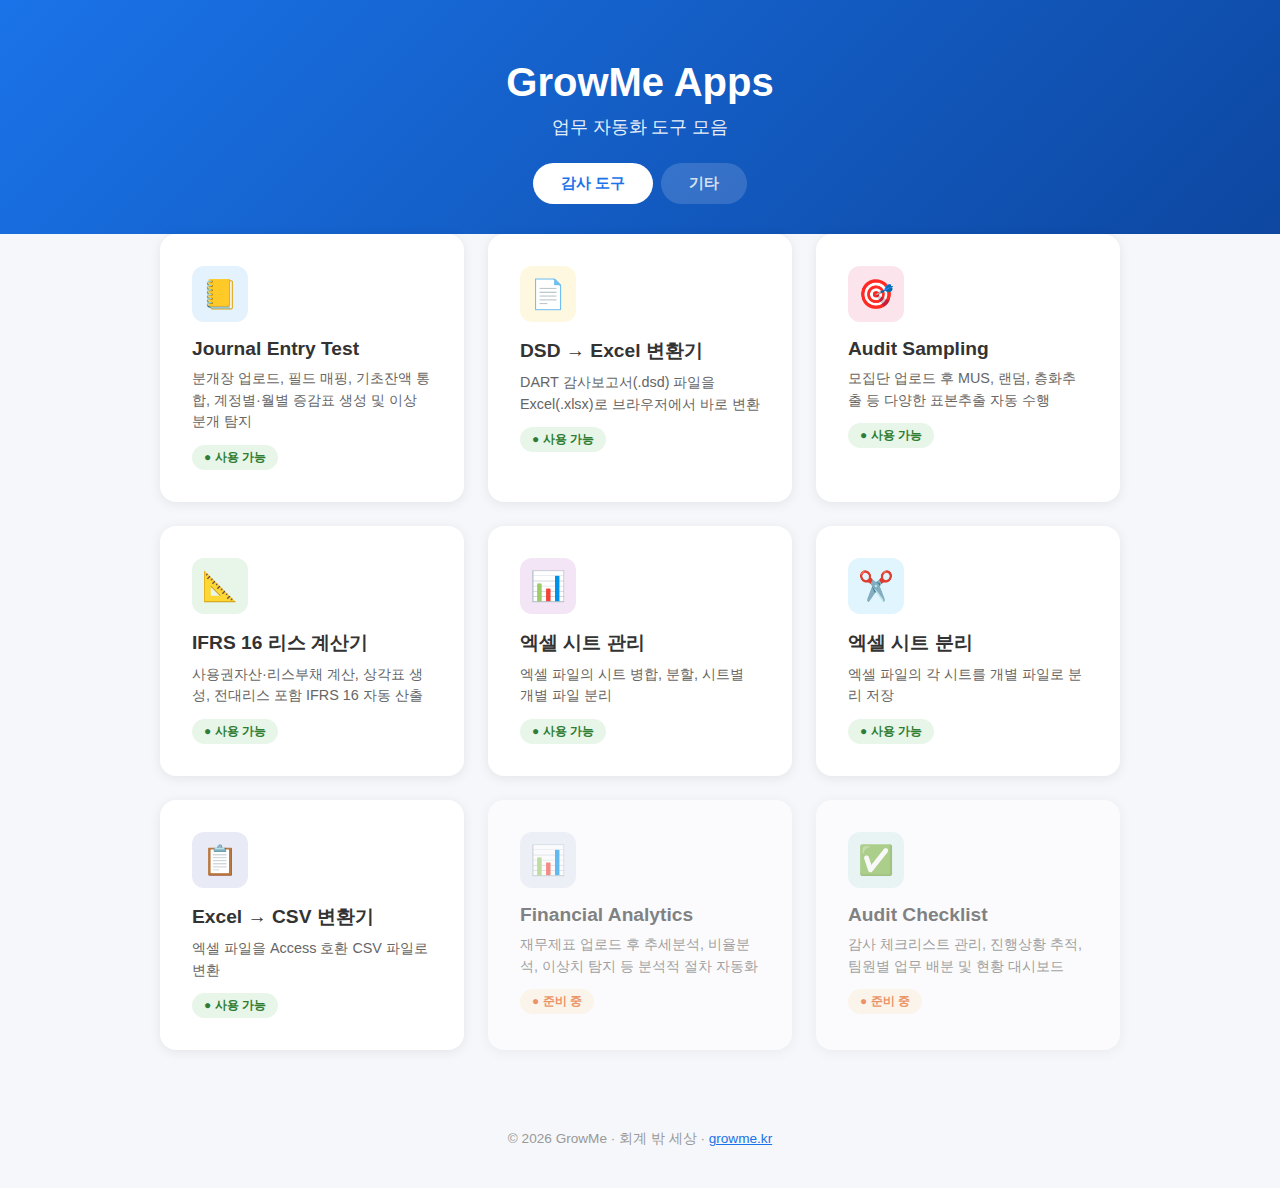
<file: index.html>
<!DOCTYPE html>
<html lang="ko">
<head>
    <meta charset="UTF-8">
    <meta name="viewport" content="width=device-width, initial-scale=1.0">
    <title>GrowMe Apps</title>
    <style>
        * { margin: 0; padding: 0; box-sizing: border-box; }
        body {
            font-family: 'Pretendard', -apple-system, BlinkMacSystemFont, sans-serif;
            background: #f5f7fa;
            color: #333;
            min-height: 100vh;
        }
        .header {
            background: linear-gradient(135deg, #1a73e8, #0d47a1);
            color: white;
            padding: 60px 20px 30px;
            text-align: center;
        }
        .header h1 { font-size: 2.5rem; margin-bottom: 10px; }
        .header p { font-size: 1.1rem; opacity: 0.9; }
        .tabs {
            display: flex;
            justify-content: center;
            gap: 8px;
            margin-top: 24px;
        }
        .tab-btn {
            padding: 10px 28px;
            border: none;
            border-radius: 24px;
            font-size: 0.95rem;
            font-weight: 600;
            cursor: pointer;
            transition: all 0.2s;
            background: rgba(255,255,255,0.15);
            color: rgba(255,255,255,0.8);
        }
        .tab-btn:hover {
            background: rgba(255,255,255,0.25);
        }
        .tab-btn.active {
            background: white;
            color: #1a73e8;
        }
        .container {
            max-width: 1000px;
            margin: -20px auto 40px;
            padding: 0 20px;
        }
        .tab-content { display: none; }
        .tab-content.active { display: block; }
        .app-grid {
            display: grid;
            grid-template-columns: repeat(auto-fill, minmax(280px, 1fr));
            gap: 24px;
            padding-top: 20px;
        }
        .app-card {
            background: white;
            border-radius: 16px;
            padding: 32px;
            box-shadow: 0 2px 12px rgba(0,0,0,0.08);
            transition: transform 0.2s, box-shadow 0.2s;
            text-decoration: none;
            color: inherit;
            display: block;
        }
        .app-card:hover {
            transform: translateY(-4px);
            box-shadow: 0 8px 24px rgba(0,0,0,0.12);
        }
        .app-icon {
            width: 56px; height: 56px;
            border-radius: 12px;
            display: flex; align-items: center; justify-content: center;
            font-size: 1.8rem;
            margin-bottom: 16px;
        }
        .app-card h3 { font-size: 1.2rem; margin-bottom: 8px; }
        .app-card p { font-size: 0.9rem; color: #666; line-height: 1.5; }
        .app-status {
            display: inline-block;
            margin-top: 12px;
            padding: 4px 12px;
            border-radius: 20px;
            font-size: 0.75rem;
            font-weight: 600;
        }
        .status-live { background: #e8f5e9; color: #2e7d32; }
        .status-soon { background: #fff3e0; color: #e65100; }
        .empty-state {
            text-align: center;
            padding: 60px 20px;
            color: #999;
        }
        .empty-state .icon { font-size: 3rem; margin-bottom: 12px; }
        .empty-state p { font-size: 1rem; }
        .footer {
            text-align: center;
            padding: 40px 20px;
            color: #999;
            font-size: 0.85rem;
        }
    </style>
</head>
<body>
    <div class="header">
        <h1>GrowMe Apps</h1>
        <p>업무 자동화 도구 모음</p>
        <div class="tabs">
            <button class="tab-btn active" onclick="switchTab('audit')">감사 도구</button>
            <button class="tab-btn" onclick="switchTab('etc')">기타</button>
        </div>
    </div>

    <div class="container">
        <!-- 감사 도구 탭 -->
        <div id="tab-audit" class="tab-content active">
            <div class="app-grid">
                <a href="./jet/" class="app-card">
                    <div class="app-icon" style="background: #e3f2fd;">📒</div>
                    <h3>Journal Entry Test</h3>
                    <p>분개장 업로드, 필드 매핑, 기초잔액 통합,
                       계정별·월별 증감표 생성 및 이상 분개 탐지</p>
                    <span class="app-status status-live">● 사용 가능</span>
                </a>

                <a href="./dsd-to-excel/" class="app-card">
                    <div class="app-icon" style="background: #fff8e1;">📄</div>
                    <h3>DSD → Excel 변환기</h3>
                    <p>DART 감사보고서(.dsd) 파일을 Excel(.xlsx)로
                       브라우저에서 바로 변환</p>
                    <span class="app-status status-live">● 사용 가능</span>
                </a>

                <a href="./audit-sampling/" class="app-card">
                    <div class="app-icon" style="background: #fce4ec;">🎯</div>
                    <h3>Audit Sampling</h3>
                    <p>모집단 업로드 후 MUS, 랜덤, 층화추출 등
                       다양한 표본추출 자동 수행</p>
                    <span class="app-status status-live">● 사용 가능</span>
                </a>

                <a href="./ifrs16-lease-calculator/" class="app-card">
                    <div class="app-icon" style="background: #e8f5e9;">📐</div>
                    <h3>IFRS 16 리스 계산기</h3>
                    <p>사용권자산·리스부채 계산, 상각표 생성,
                       전대리스 포함 IFRS 16 자동 산출</p>
                    <span class="app-status status-live">● 사용 가능</span>
                </a>

                <a href="./excel-sheet-manager/" class="app-card">
                    <div class="app-icon" style="background: #f3e5f5;">📊</div>
                    <h3>엑셀 시트 관리</h3>
                    <p>엑셀 파일의 시트 병합, 분할,
                       시트별 개별 파일 분리</p>
                    <span class="app-status status-live">● 사용 가능</span>
                </a>

                <a href="./excel-sheet-split/" class="app-card">
                    <div class="app-icon" style="background: #e1f5fe;">✂️</div>
                    <h3>엑셀 시트 분리</h3>
                    <p>엑셀 파일의 각 시트를
                       개별 파일로 분리 저장</p>
                    <span class="app-status status-live">● 사용 가능</span>
                </a>

                <a href="./excel_to_csv/" class="app-card">
                    <div class="app-icon" style="background: #e8eaf6;">📋</div>
                    <h3>Excel → CSV 변환기</h3>
                    <p>엑셀 파일을 Access 호환
                       CSV 파일로 변환</p>
                    <span class="app-status status-live">● 사용 가능</span>
                </a>

                <a href="#" class="app-card" onclick="return false;" style="opacity:0.6;">
                    <div class="app-icon" style="background: #e8eaf6;">📊</div>
                    <h3>Financial Analytics</h3>
                    <p>재무제표 업로드 후 추세분석, 비율분석,
                       이상치 탐지 등 분석적 절차 자동화</p>
                    <span class="app-status status-soon">● 준비 중</span>
                </a>

                <a href="#" class="app-card" onclick="return false;" style="opacity:0.6;">
                    <div class="app-icon" style="background: #e0f2f1;">✅</div>
                    <h3>Audit Checklist</h3>
                    <p>감사 체크리스트 관리, 진행상황 추적,
                       팀원별 업무 배분 및 현황 대시보드</p>
                    <span class="app-status status-soon">● 준비 중</span>
                </a>
            </div>
        </div>

        <!-- 기타 탭 -->
        <div id="tab-etc" class="tab-content">
            <div class="app-grid">
                <a href="./floating-timer/" class="app-card">
                    <div class="app-icon" style="background: #f3e8ff;">⏱️</div>
                    <h3>플로팅 타이머</h3>
                    <p>화면 위에 투명하게 떠 있는
                       카운트다운 타이머 (Windows)</p>
                    <span class="app-status status-live">● 다운로드</span>
                </a>
            </div>
        </div>
    </div>

    <div class="footer">
        <p>© 2026 GrowMe · 회계 밖 세상 ·
           <a href="https://growme.kr" style="color:#1a73e8;">growme.kr</a></p>
    </div>

    <script>
        function switchTab(tab) {
            document.querySelectorAll('.tab-btn').forEach(btn => btn.classList.remove('active'));
            document.querySelectorAll('.tab-content').forEach(content => content.classList.remove('active'));
            document.getElementById('tab-' + tab).classList.add('active');
            event.target.classList.add('active');
        }
    </script>
</body>
</html>
</file>
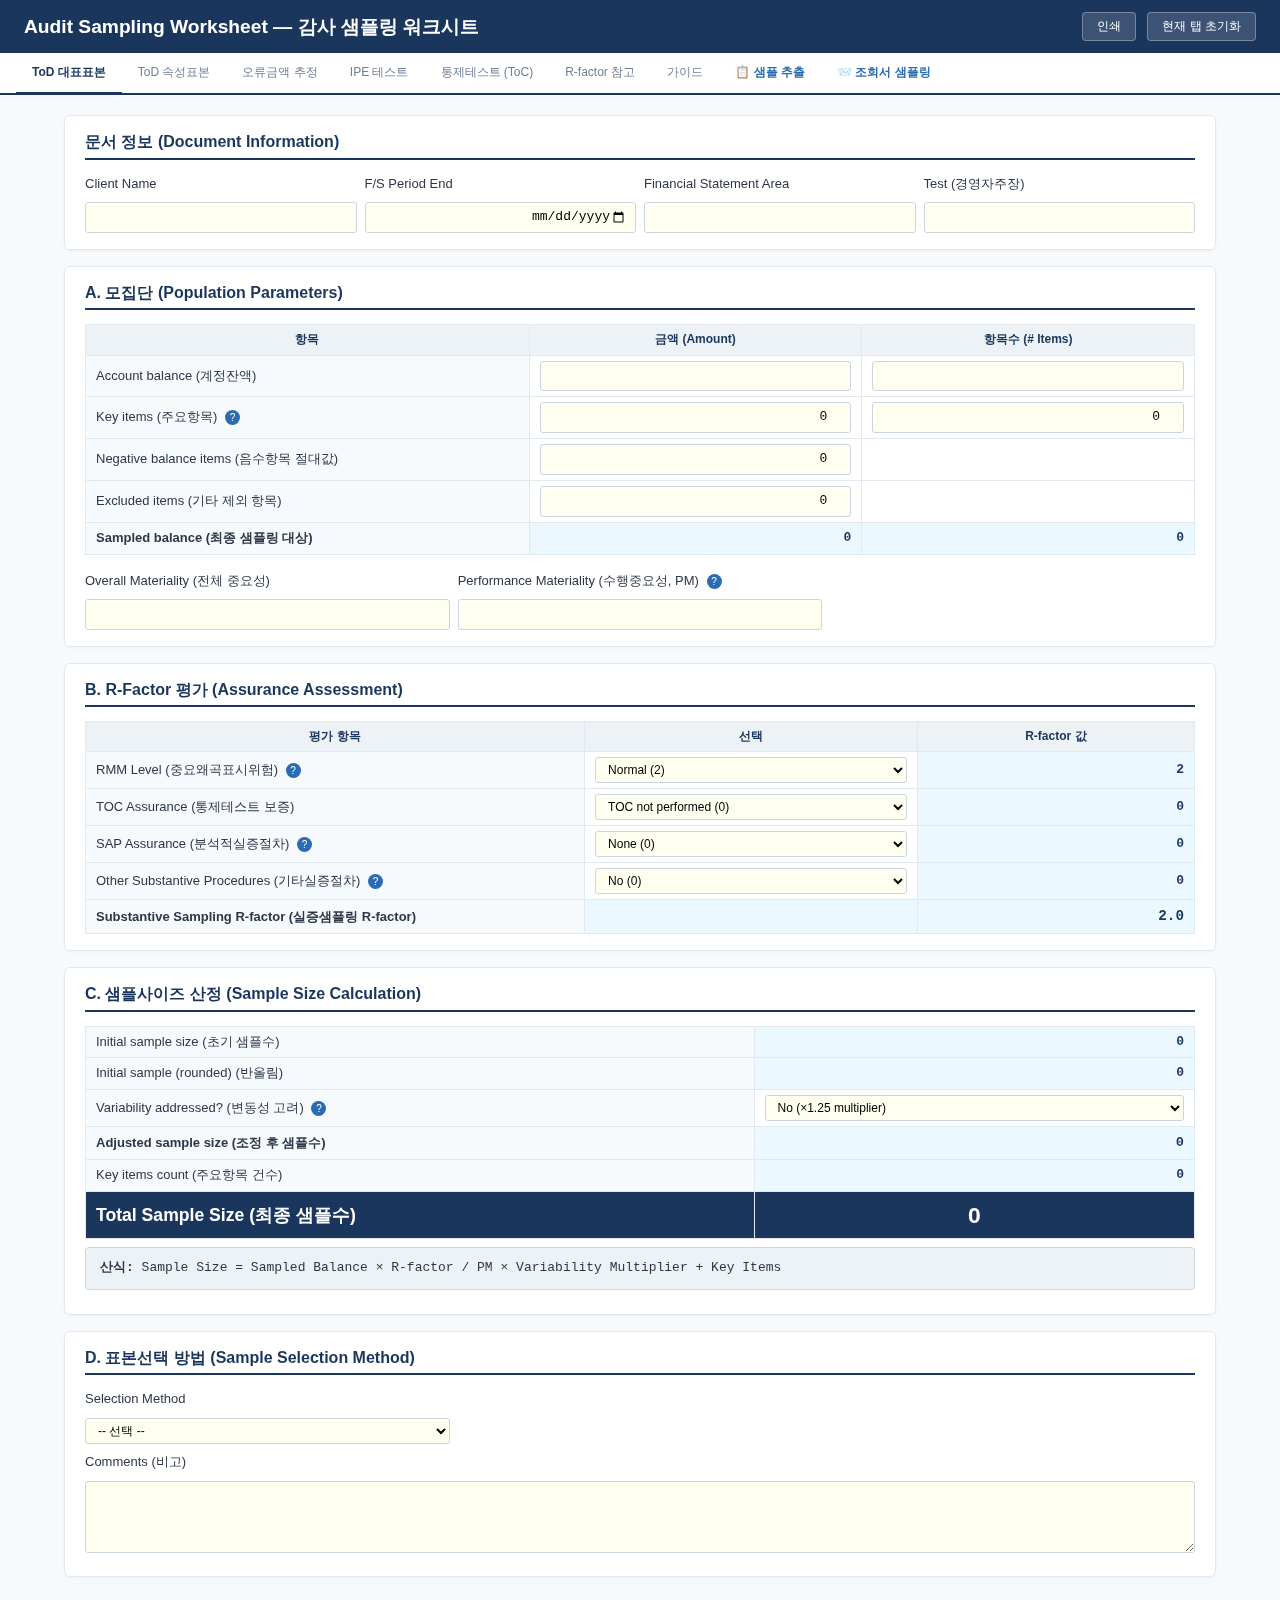
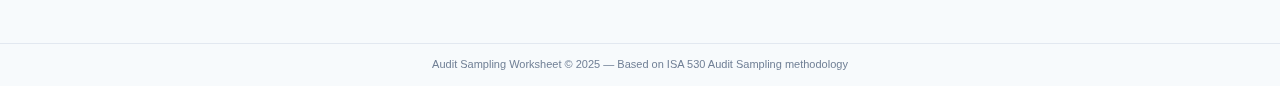
<file: audit-sampling/index.html>
<!DOCTYPE html>
<html lang="ko">
<head>
<meta charset="UTF-8">
<meta name="viewport" content="width=device-width, initial-scale=1.0">
<title>Audit Sampling Worksheet (감사 샘플링 워크시트)</title>
<link href="https://cdn.jsdelivr.net/npm/bootstrap@5.3.3/dist/css/bootstrap.min.css" rel="stylesheet">
<style>
:root {
  --primary: #1a365d;
  --primary-light: #2c5282;
  --accent: #2b6cb0;
  --bg-light: #f7fafc;
  --bg-section: #ffffff;
  --border: #e2e8f0;
  --warning: #c53030;
  --warning-bg: #fff5f5;
  --success: #276749;
  --text: #2d3748;
  --text-muted: #718096;
  --result-bg: #ebf8ff;
  --input-bg: #fffff0;
}
* { box-sizing: border-box; }
body {
  font-family: 'Malgun Gothic', 'Apple SD Gothic Neo', 'Noto Sans KR', sans-serif;
  font-size: 13px;
  line-height: 1.6;
  color: var(--text);
  background: var(--bg-light);
  margin: 0;
}
.app-header {
  background: var(--primary);
  color: #fff;
  padding: 12px 24px;
  display: flex;
  justify-content: space-between;
  align-items: center;
}
.app-header h1 { font-size: 1.2rem; margin: 0; font-weight: 600; }
.app-header .header-actions button {
  background: rgba(255,255,255,0.15);
  color: #fff;
  border: 1px solid rgba(255,255,255,0.3);
  padding: 4px 14px;
  border-radius: 4px;
  cursor: pointer;
  font-size: 12px;
  margin-left: 8px;
}
.app-header .header-actions button:hover { background: rgba(255,255,255,0.25); }
.nav-tabs {
  background: #fff;
  border-bottom: 2px solid var(--primary);
  padding: 0 16px;
  flex-wrap: nowrap;
  overflow-x: auto;
}
.nav-tabs .nav-link {
  color: var(--text-muted);
  border: none;
  border-bottom: 3px solid transparent;
  padding: 10px 16px;
  font-size: 12px;
  white-space: nowrap;
  border-radius: 0;
  margin-bottom: -2px;
}
.nav-tabs .nav-link.active {
  color: var(--primary);
  border-bottom-color: var(--primary);
  font-weight: 700;
  background: #fff;
}
.nav-tabs .nav-link:hover:not(.active) {
  color: var(--accent);
  border-bottom-color: #bee3f8;
}
.tab-content { padding: 20px 24px; max-width: 1200px; margin: 0 auto; }
.section-card {
  background: var(--bg-section);
  border: 1px solid var(--border);
  border-radius: 6px;
  padding: 16px 20px;
  margin-bottom: 16px;
  box-shadow: 0 1px 3px rgba(0,0,0,0.04);
}
.section-card h3 {
  color: var(--primary);
  font-size: 1rem;
  font-weight: 700;
  border-bottom: 2px solid var(--primary);
  padding-bottom: 6px;
  margin-bottom: 14px;
  margin-top: 0;
}
.section-card h4 {
  color: var(--primary-light);
  font-size: 0.9rem;
  font-weight: 600;
  margin: 12px 0 8px 0;
}
.calc-table { width: 100%; border-collapse: collapse; }
.calc-table th, .calc-table td {
  padding: 5px 10px;
  border: 1px solid var(--border);
  vertical-align: middle;
}
.calc-table th {
  background: #edf2f7;
  font-weight: 600;
  text-align: center;
  font-size: 12px;
  color: var(--primary);
}
.calc-table .row-label {
  background: #f7fafc;
  font-weight: 500;
  min-width: 200px;
}
.calc-input {
  background: var(--input-bg);
  border: 1px solid #cbd5e0;
  text-align: right;
  font-family: 'Consolas', 'D2Coding', monospace;
  padding: 4px 8px;
  width: 100%;
  font-size: 13px;
  border-radius: 3px;
}
.calc-input:focus { outline: none; border-color: var(--accent); box-shadow: 0 0 0 2px rgba(43,108,176,0.15); }
.calc-select {
  background: var(--input-bg);
  border: 1px solid #cbd5e0;
  padding: 4px 8px;
  width: 100%;
  font-size: 12px;
  border-radius: 3px;
}
.calc-select:focus { outline: none; border-color: var(--accent); }
.calc-output {
  background: var(--result-bg);
  font-weight: 700;
  text-align: right;
  padding: 5px 10px;
  font-family: 'Consolas', 'D2Coding', monospace;
  color: var(--primary);
}
.calc-result-big {
  background: var(--primary);
  color: #fff;
  font-size: 1.1rem;
  font-weight: 700;
  text-align: center;
  padding: 10px;
}
.calc-warning {
  background: var(--warning-bg);
  color: var(--warning);
  border: 1px solid #feb2b2;
  padding: 8px 12px;
  border-radius: 4px;
  font-weight: 600;
  font-size: 12px;
  margin: 8px 0;
  display: none;
}
.calc-warning.visible { display: block; }
.info-tip {
  display: inline-block;
  width: 15px; height: 15px;
  background: var(--accent);
  color: #fff;
  border-radius: 50%;
  text-align: center;
  font-size: 10px;
  line-height: 15px;
  cursor: help;
  margin-left: 4px;
  position: relative;
}
.info-tip:hover::after {
  content: attr(data-tip);
  position: absolute;
  bottom: 120%;
  left: 50%;
  transform: translateX(-50%);
  background: #2d3748;
  color: #fff;
  padding: 6px 10px;
  border-radius: 4px;
  font-size: 11px;
  white-space: nowrap;
  z-index: 100;
  max-width: 300px;
  white-space: normal;
  min-width: 200px;
}
.ref-table { border-collapse: collapse; font-size: 12px; width: 100%; }
.ref-table th {
  background: var(--primary);
  color: #fff;
  padding: 6px 10px;
  text-align: center;
  font-weight: 500;
  border: 1px solid #2c5282;
}
.ref-table td {
  border: 1px solid var(--border);
  padding: 5px 8px;
  text-align: center;
}
.ref-table tr:nth-child(even) td { background: #f7fafc; }
.ref-table .highlight { background: #fefcbf !important; font-weight: 700; }
.sub-tabs { margin-bottom: 16px; }
.sub-tabs .btn {
  font-size: 12px;
  padding: 5px 16px;
  border-radius: 20px;
}
.sub-tabs .btn-outline-primary { color: var(--primary); border-color: var(--primary); }
.sub-tabs .btn-primary { background: var(--primary); border-color: var(--primary); }
.step-card {
  border-left: 4px solid var(--primary);
  padding: 12px 16px;
  margin-bottom: 12px;
  background: #fff;
  border-radius: 0 6px 6px 0;
  box-shadow: 0 1px 2px rgba(0,0,0,0.04);
}
.step-card .step-num {
  display: inline-block;
  width: 28px; height: 28px;
  background: var(--primary);
  color: #fff;
  border-radius: 50%;
  text-align: center;
  line-height: 28px;
  font-weight: 700;
  font-size: 13px;
  margin-right: 8px;
}
.step-card .step-result {
  float: right;
  background: var(--result-bg);
  padding: 4px 14px;
  border-radius: 4px;
  font-weight: 700;
  color: var(--primary);
  font-family: 'Consolas', 'D2Coding', monospace;
}
.accordion-button { font-size: 13px; font-weight: 600; color: var(--primary); padding: 10px 16px; }
.accordion-button:not(.collapsed) { background: #ebf8ff; color: var(--primary); }
.accordion-body { font-size: 12.5px; line-height: 1.7; }

/* Guide-specific styles */
.guide-workflow { display:flex; align-items:center; gap:6px; flex-wrap:wrap; margin:12px 0; padding:14px; background:#f7fafc; border-radius:8px; border:1px solid var(--border); }
.guide-workflow .wf-step { background:var(--primary); color:#fff; padding:7px 16px; border-radius:20px; font-size:11.5px; font-weight:600; white-space:nowrap; cursor:pointer; transition:all 0.2s; border:none; }
.guide-workflow .wf-step:hover { background:var(--accent); transform:translateY(-1px); }
.guide-workflow .wf-arrow { color:var(--text-muted); font-size:15px; font-weight:700; }
.guide-workflow .wf-label { font-size:11px; color:var(--text-muted); font-weight:600; width:100%; margin-bottom:4px; }
.guide-tip { background:#fffff0; border-left:4px solid #ecc94b; padding:9px 13px; margin:10px 0; border-radius:0 6px 6px 0; font-size:12px; }
.guide-tip strong { color:#975a16; }
.guide-warning { background:#fff5f5; border-left:4px solid #fc8181; padding:9px 13px; margin:10px 0; border-radius:0 6px 6px 0; font-size:12px; }
.guide-warning strong { color:#c53030; }
.guide-step-list { counter-reset:guide-step; list-style:none; padding-left:0; margin:10px 0; }
.guide-step-list li { counter-increment:guide-step; padding:8px 0 8px 40px; position:relative; border-bottom:1px solid #edf2f7; }
.guide-step-list li:last-child { border-bottom:none; }
.guide-step-list li::before { content:counter(guide-step); position:absolute; left:0; top:8px; width:26px; height:26px; background:var(--accent); color:#fff; border-radius:50%; text-align:center; line-height:26px; font-size:11px; font-weight:700; }
.guide-field-table { width:100%; border-collapse:collapse; font-size:12px; margin:10px 0; }
.guide-field-table th { background:#edf2f7; padding:6px 10px; font-weight:600; text-align:left; border:1px solid var(--border); }
.guide-field-table td { padding:5px 10px; border:1px solid var(--border); vertical-align:top; }
.guide-field-table td code { background:#edf2f7; padding:1px 5px; border-radius:3px; font-size:11px; }
.guide-path { display:flex; align-items:flex-start; gap:10px; padding:10px; background:#ebf8ff; border-radius:6px; margin:8px 0; }
.guide-path .path-icon { font-size:1.3em; flex-shrink:0; }
.guide-path .path-content { font-size:12px; }
.guide-path .path-content strong { color:var(--primary); }

.btn-reset {
  background: #e2e8f0;
  color: var(--text);
  border: none;
  padding: 4px 12px;
  border-radius: 4px;
  font-size: 11px;
  cursor: pointer;
}
.btn-reset:hover { background: #cbd5e0; }
textarea.calc-input { text-align: left; min-height: 60px; resize: vertical; }
.formula-box {
  background: #edf2f7;
  border: 1px solid #cbd5e0;
  border-radius: 4px;
  padding: 10px 14px;
  font-family: 'Consolas', 'D2Coding', monospace;
  font-size: 13px;
  margin: 8px 0;
}
.toc-assess-table { width: 100%; border-collapse: collapse; font-size: 12px; }
.toc-assess-table th, .toc-assess-table td { padding: 4px 8px; border: 1px solid var(--border); }
.toc-assess-table th { background: #edf2f7; text-align: center; font-weight: 600; }
.toc-assess-table .factor-label { min-width: 180px; background: #f7fafc; }
footer {
  text-align: center;
  padding: 12px;
  color: var(--text-muted);
  font-size: 11px;
  border-top: 1px solid var(--border);
  margin-top: 30px;
}
/* Tab 8: Sample Extraction */
.upload-zone {
  border: 2px dashed #cbd5e0;
  border-radius: 8px;
  padding: 40px 20px;
  text-align: center;
  cursor: pointer;
  transition: all 0.2s;
  background: #f7fafc;
}
.upload-zone:hover, .upload-zone.dragover {
  border-color: var(--accent);
  background: #ebf8ff;
}
.upload-zone .upload-icon { font-size: 2.5rem; color: var(--accent); }
.upload-zone p { margin: 8px 0 0; color: var(--text-muted); font-size: 13px; }
.file-info {
  display: flex; align-items: center; gap: 12px;
  background: #ebf8ff; border: 1px solid #bee3f8;
  border-radius: 6px; padding: 10px 16px; margin: 12px 0;
}
.file-info .file-name { font-weight: 600; color: var(--primary); }
.file-info .file-meta { font-size: 11px; color: var(--text-muted); }
.file-info .btn-remove { margin-left: auto; cursor: pointer; color: var(--warning); font-size: 18px; background: none; border: none; }
.data-preview { max-height: 300px; overflow: auto; border: 1px solid var(--border); border-radius: 4px; }
.data-preview table { font-size: 11px; margin: 0; }
.data-preview th { position: sticky; top: 0; z-index: 1; background: var(--primary) !important; color: #fff !important; font-size: 11px; }
.data-preview td { white-space: nowrap; max-width: 200px; overflow: hidden; text-overflow: ellipsis; }
.sample-result-table { font-size: 12px; }
.sample-result-table th { background: var(--primary); color: #fff; position: sticky; top: 0; z-index: 1; }
.sample-result-table tr.sampled { background: #fefcbf; }
.sample-stats { display: flex; gap: 16px; flex-wrap: wrap; margin: 12px 0; }
.sample-stats .stat-box {
  background: #fff; border: 1px solid var(--border); border-radius: 6px;
  padding: 10px 16px; min-width: 140px; text-align: center;
}
.sample-stats .stat-box .stat-val { font-size: 1.3rem; font-weight: 700; color: var(--primary); }
.sample-stats .stat-box .stat-label { font-size: 11px; color: var(--text-muted); }
.config-grid { display: grid; grid-template-columns: 1fr 1fr; gap: 12px; }
.config-grid .config-item label { font-weight: 600; font-size: 12px; display: block; margin-bottom: 4px; }
.mus-help { font-size: 11px; color: var(--text-muted); margin-top: 4px; }
.strat-config { border: 1px solid var(--border); border-radius: 6px; padding: 12px; margin-top: 8px; background: #f7fafc; }
.strat-config h5 { font-size: 12px; font-weight: 700; margin: 0 0 8px; color: var(--primary); }
/* Tab 9: Confirmation Sampling */
.confirm-section { border: 2px solid var(--border); border-radius: 8px; padding: 16px; margin-bottom: 16px; }
.confirm-section.receivable { border-left: 5px solid #2b6cb0; }
.confirm-section.payable { border-left: 5px solid #c53030; }
.confirm-section h4 { margin-top: 0; }
.confirm-section h4 .badge-recv { background: #2b6cb0; color: #fff; padding: 2px 10px; border-radius: 12px; font-size: 11px; font-weight: 600; }
.confirm-section h4 .badge-pay { background: #c53030; color: #fff; padding: 2px 10px; border-radius: 12px; font-size: 11px; font-weight: 600; }
.confirm-upload-zone {
  border: 2px dashed #cbd5e0; border-radius: 6px; padding: 24px 16px;
  text-align: center; cursor: pointer; background: #f7fafc; transition: 0.2s;
}
.confirm-upload-zone:hover { border-color: var(--accent); background: #ebf8ff; }
.key-item-section {
  background: #fffff0; border: 1px solid #ecc94b; border-radius: 6px; padding: 12px; margin: 10px 0;
}
.key-item-section h5 { font-size: 12px; color: #975a16; margin: 0 0 6px; font-weight: 700; }
.dual-result { display: grid; grid-template-columns: 1fr 1fr; gap: 16px; }
@media (max-width: 768px) { .dual-result { grid-template-columns: 1fr; } }
@media print {
  .app-header .header-actions, .nav-tabs, .tab-pane:not(.active), .btn-reset, .no-print, footer { display: none !important; }
  .tab-pane.active { display: block !important; }
  body { background: #fff; font-size: 11px; }
  .tab-content { padding: 0; max-width: 100%; }
  .section-card { box-shadow: none; border: 1px solid #999; page-break-inside: avoid; }
  .calc-input, .calc-select { border: none; background: transparent; }
  .app-header { background: #fff; color: #000; border-bottom: 2px solid #000; }
  .app-header h1 { color: #000; }
}
</style>
</head>
<body>

<header class="app-header">
  <h1>Audit Sampling Worksheet &mdash; 감사 샘플링 워크시트</h1>
  <div class="header-actions no-print">
    <button onclick="window.print()">인쇄</button>
    <button onclick="resetCurrentTab()">현재 탭 초기화</button>
  </div>
</header>

<ul class="nav nav-tabs" id="mainTabs" role="tablist">
  <li class="nav-item"><a class="nav-link active" data-bs-toggle="tab" href="#tab1" role="tab">ToD 대표표본</a></li>
  <li class="nav-item"><a class="nav-link" data-bs-toggle="tab" href="#tab2" role="tab">ToD 속성표본</a></li>
  <li class="nav-item"><a class="nav-link" data-bs-toggle="tab" href="#tab3" role="tab">오류금액 추정</a></li>
  <li class="nav-item"><a class="nav-link" data-bs-toggle="tab" href="#tab4" role="tab">IPE 테스트</a></li>
  <li class="nav-item"><a class="nav-link" data-bs-toggle="tab" href="#tab5" role="tab">통제테스트 (ToC)</a></li>
  <li class="nav-item"><a class="nav-link" data-bs-toggle="tab" href="#tab6" role="tab">R-factor 참고</a></li>
  <li class="nav-item"><a class="nav-link" data-bs-toggle="tab" href="#tab7" role="tab">가이드</a></li>
  <li class="nav-item"><a class="nav-link" data-bs-toggle="tab" href="#tab8" role="tab" style="color:var(--accent);font-weight:600">&#x1f4cb; 샘플 추출</a></li>
  <li class="nav-item"><a class="nav-link" data-bs-toggle="tab" href="#tab9" role="tab" style="color:var(--accent);font-weight:600">&#x1f4e8; 조회서 샘플링</a></li>
</ul>

<div class="tab-content">

<!-- ==================== TAB 1: ToD Representative Sampling ==================== -->
<div class="tab-pane fade show active" id="tab1" role="tabpanel">

  <div class="section-card">
    <h3>문서 정보 (Document Information)</h3>
    <div class="row g-2">
      <div class="col-md-3"><label class="form-label">Client Name</label><input type="text" class="calc-input" id="t1_client" style="text-align:left"></div>
      <div class="col-md-3"><label class="form-label">F/S Period End</label><input type="date" class="calc-input" id="t1_period"></div>
      <div class="col-md-3"><label class="form-label">Financial Statement Area</label><input type="text" class="calc-input" id="t1_area" style="text-align:left"></div>
      <div class="col-md-3"><label class="form-label">Test (경영자주장)</label><input type="text" class="calc-input" id="t1_test" style="text-align:left"></div>
    </div>
  </div>

  <div class="section-card">
    <h3>A. 모집단 (Population Parameters)</h3>
    <table class="calc-table">
      <thead>
        <tr><th style="width:40%">항목</th><th style="width:30%">금액 (Amount)</th><th style="width:30%">항목수 (# Items)</th></tr>
      </thead>
      <tbody>
        <tr><td class="row-label">Account balance (계정잔액)</td>
            <td><input type="number" class="calc-input" id="t1_balance" step="1"></td>
            <td><input type="number" class="calc-input" id="t1_count" step="1"></td></tr>
        <tr><td class="row-label">Key items (주요항목) <span class="info-tip" data-tip="위험기반 타겟 샘플링 항목. Guidance Tab B 참고">?</span></td>
            <td><input type="number" class="calc-input" id="t1_keyAmt" step="1" value="0"></td>
            <td><input type="number" class="calc-input" id="t1_keyCnt" step="1" value="0"></td></tr>
        <tr><td class="row-label">Negative balance items (음수항목 절대값)</td>
            <td><input type="number" class="calc-input" id="t1_neg" step="1" value="0"></td>
            <td></td></tr>
        <tr><td class="row-label">Excluded items (기타 제외 항목)</td>
            <td><input type="number" class="calc-input" id="t1_excl" step="1" value="0"></td>
            <td></td></tr>
        <tr style="background:var(--result-bg)"><td class="row-label" style="font-weight:700">Sampled balance (최종 샘플링 대상)</td>
            <td class="calc-output" id="t1_sampBal">-</td>
            <td class="calc-output" id="t1_sampCnt">-</td></tr>
      </tbody>
    </table>
    <div class="row g-2 mt-2">
      <div class="col-md-4"><label class="form-label">Overall Materiality (전체 중요성)</label><input type="number" class="calc-input" id="t1_om" step="1"></div>
      <div class="col-md-4"><label class="form-label">Performance Materiality (수행중요성, PM) <span class="info-tip" data-tip="PM은 0보다 커야 합니다. 샘플사이즈 산정의 분모">?</span></label><input type="number" class="calc-input" id="t1_pm" step="1"></div>
    </div>
  </div>

  <div class="section-card">
    <h3>B. R-Factor 평가 (Assurance Assessment)</h3>
    <table class="calc-table">
      <thead><tr><th style="width:45%">평가 항목</th><th style="width:30%">선택</th><th style="width:25%">R-factor 값</th></tr></thead>
      <tbody>
        <tr><td class="row-label">RMM Level (중요왜곡표시위험) <span class="info-tip" data-tip="Significant risk = 3, Normal risk = 2">?</span></td>
            <td><select class="calc-select" id="t1_rmm"><option value="2">Normal (2)</option><option value="3">Significant (3)</option></select></td>
            <td class="calc-output" id="t1_rmmVal">2</td></tr>
        <tr><td class="row-label">TOC Assurance (통제테스트 보증)</td>
            <td><select class="calc-select" id="t1_toc"><option value="0">TOC not performed (0)</option><option value="2">TOC performed successfully (2)</option></select></td>
            <td class="calc-output" id="t1_tocVal">0</td></tr>
        <tr><td class="row-label">SAP Assurance (분석적실증절차) <span class="info-tip" data-tip="Substantive Analytical Procedures 보증수준">?</span></td>
            <td><select class="calc-select" id="t1_sap"><option value="0">None (0)</option><option value="0.5">0.5</option><option value="1">1</option><option value="1.5">1.5</option><option value="2">2</option></select></td>
            <td class="calc-output" id="t1_sapVal">0</td></tr>
        <tr><td class="row-label">Other Substantive Procedures (기타실증절차) <span class="info-tip" data-tip="기타 실증절차에 의한 추가 보증">?</span></td>
            <td><select class="calc-select" id="t1_osp"><option value="0">No (0)</option><option value="0.5">Yes (0.5)</option><option value="1">Yes (1.0)</option><option value="1.5">Yes (1.5)</option><option value="2">Yes (2.0)</option><option value="2.5">Yes (2.5)</option></select></td>
            <td class="calc-output" id="t1_ospVal">0</td></tr>
        <tr style="background:var(--result-bg)"><td class="row-label" style="font-weight:700">Substantive Sampling R-factor (실증샘플링 R-factor)</td>
            <td></td>
            <td class="calc-output" id="t1_rFactor" style="font-size:1.1em">2</td></tr>
      </tbody>
    </table>
    <div class="calc-warning" id="t1_warnExceed">⚠ Warning: Total assurance exceeds RMM level (총 보증이 RMM을 초과합니다)</div>
    <div class="calc-warning" id="t1_warnLess">⚠ Warning: Total assurance is less than RMM level (총 보증이 RMM보다 부족합니다)</div>
    <div class="calc-warning" id="t1_warnToc">⚠ Note: TOCs cannot provide 100% assurance that all control deviations have been detected. Additional substantive procedures should be considered. (통제테스트는 100% 보증을 제공하지 못합니다)</div>
  </div>

  <div class="section-card">
    <h3>C. 샘플사이즈 산정 (Sample Size Calculation)</h3>
    <table class="calc-table">
      <tbody>
        <tr><td class="row-label">Initial sample size (초기 샘플수)</td>
            <td class="calc-output" id="t1_initSample">-</td></tr>
        <tr><td class="row-label">Initial sample (rounded) (반올림)</td>
            <td class="calc-output" id="t1_initRound">-</td></tr>
        <tr><td class="row-label">Variability addressed? (변동성 고려) <span class="info-tip" data-tip="No: 1.25배 가산, Yes: 1.0배 (가산 없음)">?</span></td>
            <td><select class="calc-select" id="t1_var"><option value="1.25">No (×1.25 multiplier)</option><option value="1">Yes (×1.0, no multiplier)</option></select></td></tr>
        <tr style="background:var(--result-bg)"><td class="row-label" style="font-weight:700">Adjusted sample size (조정 후 샘플수)</td>
            <td class="calc-output" id="t1_adjSample" style="font-size:1.05em">-</td></tr>
        <tr><td class="row-label">Key items count (주요항목 건수)</td>
            <td class="calc-output" id="t1_keyCount">0</td></tr>
        <tr class="calc-result-big"><td style="font-weight:700; text-align:left">Total Sample Size (최종 샘플수)</td>
            <td id="t1_totalSample" style="font-size:1.3em">-</td></tr>
      </tbody>
    </table>
    <div class="formula-box">
      <strong>산식:</strong> Sample Size = Sampled Balance × R-factor / PM × Variability Multiplier + Key Items
    </div>
  </div>

  <div class="section-card">
    <h3>D. 표본선택 방법 (Sample Selection Method)</h3>
    <div class="row g-2">
      <div class="col-md-4">
        <label class="form-label">Selection Method</label>
        <select class="calc-select" id="t1_method">
          <option value="">-- 선택 --</option>
          <option value="interval">Interval (간격추출)</option>
          <option value="random">Random (무작위)</option>
          <option value="haphazard">Haphazard (임의)</option>
          <option value="stratified">Stratified (층화)</option>
          <option value="mus">Monetary Unit (화폐단위)</option>
        </select>
      </div>
      <div class="col-md-4" id="t1_intervalBox" style="display:none">
        <label class="form-label">Numeric Interval (간격)</label>
        <div class="calc-output" id="t1_interval">-</div>
      </div>
      <div class="col-md-4" id="t1_musBox" style="display:none">
        <label class="form-label">Monetary Interval (화폐 간격)</label>
        <div class="calc-output" id="t1_musInterval">-</div>
      </div>
    </div>
    <div class="mt-2">
      <label class="form-label">Comments (비고)</label>
      <textarea class="calc-input" id="t1_comments" rows="3"></textarea>
    </div>
  </div>
</div>

<!-- ==================== TAB 2: ToD Attribute Sampling ==================== -->
<div class="tab-pane fade" id="tab2" role="tabpanel">

  <div class="section-card">
    <h3>문서 정보 (Document Information)</h3>
    <div class="row g-2">
      <div class="col-md-3"><label class="form-label">Client Name</label><input type="text" class="calc-input" id="t2_client" style="text-align:left"></div>
      <div class="col-md-3"><label class="form-label">F/S Period End</label><input type="date" class="calc-input" id="t2_period"></div>
      <div class="col-md-3"><label class="form-label">Financial Statement Area</label><input type="text" class="calc-input" id="t2_area" style="text-align:left"></div>
      <div class="col-md-3"><label class="form-label">Test (경영자주장)</label><input type="text" class="calc-input" id="t2_test" style="text-align:left"></div>
    </div>
  </div>

  <div class="section-card">
    <h3>A. 속성 정의 (Attribute Definition)</h3>
    <table class="calc-table">
      <thead><tr><th></th><th>Attribute 1 (속성 1)</th><th>Attribute 2 (속성 2)</th></tr></thead>
      <tbody>
        <tr><td class="row-label">Attribute being tested</td>
            <td><input type="text" class="calc-input" id="t2_attr1_name" style="text-align:left"></td>
            <td><input type="text" class="calc-input" id="t2_attr2_name" style="text-align:left"></td></tr>
        <tr><td class="row-label">Assertion tested (주장)</td>
            <td><input type="text" class="calc-input" id="t2_attr1_assert" style="text-align:left"></td>
            <td><input type="text" class="calc-input" id="t2_attr2_assert" style="text-align:left"></td></tr>
      </tbody>
    </table>
  </div>

  <div class="section-card">
    <h3>B. R-Factor 평가 (Assurance Assessment)</h3>
    <table class="calc-table">
      <thead><tr><th style="width:30%">평가 항목</th><th style="width:35%">Attribute 1</th><th style="width:35%">Attribute 2</th></tr></thead>
      <tbody>
        <tr><td class="row-label">RMM Level</td>
            <td><select class="calc-select" id="t2_a1_rmm"><option value="2">Normal (2)</option><option value="3">Significant (3)</option></select></td>
            <td><select class="calc-select" id="t2_a2_rmm"><option value="2">Normal (2)</option><option value="3">Significant (3)</option></select></td></tr>
        <tr><td class="row-label">TOC Assurance</td>
            <td><select class="calc-select" id="t2_a1_toc"><option value="0">Not performed (0)</option><option value="2">Performed successfully (2)</option></select></td>
            <td><select class="calc-select" id="t2_a2_toc"><option value="0">Not performed (0)</option><option value="2">Performed successfully (2)</option></select></td></tr>
        <tr><td class="row-label">SAP Assurance</td>
            <td><select class="calc-select" id="t2_a1_sap"><option value="0">None (0)</option><option value="0.5">0.5</option><option value="1">1</option><option value="1.5">1.5</option><option value="2">2</option></select></td>
            <td><select class="calc-select" id="t2_a2_sap"><option value="0">None (0)</option><option value="0.5">0.5</option><option value="1">1</option><option value="1.5">1.5</option><option value="2">2</option></select></td></tr>
        <tr><td class="row-label">Other ToD Assurance</td>
            <td><select class="calc-select" id="t2_a1_osp"><option value="0">No (0)</option><option value="0.1">Yes (0.1)</option><option value="0.2">Yes (0.2)</option><option value="0.3">Yes (0.3)</option><option value="0.4">Yes (0.4)</option><option value="0.5">Yes (0.5)</option><option value="1">Yes (1.0)</option><option value="1.5">Yes (1.5)</option><option value="2">Yes (2.0)</option><option value="2.5">Yes (2.5)</option></select></td>
            <td><select class="calc-select" id="t2_a2_osp"><option value="0">No (0)</option><option value="0.1">Yes (0.1)</option><option value="0.2">Yes (0.2)</option><option value="0.3">Yes (0.3)</option><option value="0.4">Yes (0.4)</option><option value="0.5">Yes (0.5)</option><option value="1">Yes (1.0)</option><option value="1.5">Yes (1.5)</option><option value="2">Yes (2.0)</option><option value="2.5">Yes (2.5)</option></select></td></tr>
        <tr style="background:var(--result-bg)"><td class="row-label" style="font-weight:700">Remaining R-factor</td>
            <td class="calc-output" id="t2_a1_rfactor">2</td>
            <td class="calc-output" id="t2_a2_rfactor">2</td></tr>
        <tr class="calc-result-big"><td style="font-weight:700; text-align:left">Attribute Sample Size (속성 샘플수)</td>
            <td id="t2_a1_sample" style="font-size:1.2em">40</td>
            <td id="t2_a2_sample" style="font-size:1.2em">40</td></tr>
      </tbody>
    </table>
    <div class="calc-warning" id="t2_warn1">⚠ Attribute 1: Total assurance exceeds or is less than RMM</div>
    <div class="calc-warning" id="t2_warn2">⚠ Attribute 2: Total assurance exceeds or is less than RMM</div>
  </div>

  <div class="section-card">
    <h3>C. 속성 샘플사이즈 참조 테이블</h3>
    <table class="ref-table" style="max-width:400px">
      <thead><tr><th>R-factor</th><th>Sample Size</th></tr></thead>
      <tbody>
        <tr><td>0</td><td>0</td></tr>
        <tr><td>0.1</td><td>1</td></tr>
        <tr><td>0.2</td><td>3</td></tr>
        <tr><td>0.3</td><td>5</td></tr>
        <tr><td>0.4</td><td>7</td></tr>
        <tr><td>0.5</td><td>10</td></tr>
        <tr><td>1.0</td><td>20</td></tr>
        <tr><td>1.5</td><td>30</td></tr>
        <tr><td>2.0</td><td>40</td></tr>
        <tr><td>2.5</td><td>50</td></tr>
        <tr><td>3.0</td><td>60</td></tr>
      </tbody>
    </table>
  </div>

  <div class="section-card">
    <h3>D. 표본선택 (Sample Selection)</h3>
    <div class="row g-2">
      <div class="col-md-4"><label class="form-label">Population description</label><input type="text" class="calc-input" id="t2_popDesc" style="text-align:left"></div>
      <div class="col-md-4"><label class="form-label">Method of selection</label>
        <select class="calc-select" id="t2_method"><option value="">-- 선택 --</option><option value="random">Random</option><option value="haphazard">Haphazard</option><option value="systematic">Systematic</option></select></div>
      <div class="col-md-4"><label class="form-label">Estimated population size</label><input type="number" class="calc-input" id="t2_popSize"></div>
    </div>
    <div class="mt-2">
      <label class="form-label">Comments (비고)</label>
      <textarea class="calc-input" id="t2_comments" rows="3"></textarea>
    </div>
  </div>
</div>

<!-- ==================== TAB 3: Error Extrapolation ==================== -->
<div class="tab-pane fade" id="tab3" role="tabpanel">

  <div class="sub-tabs mb-3">
    <button class="btn btn-primary btn-sm" onclick="showExtrapSub('numeric')" id="t3_btnNumeric">비층화 추정 (Numeric)</button>
    <button class="btn btn-outline-primary btn-sm" onclick="showExtrapSub('stratified')" id="t3_btnStrat">층화/MUS 추정 (Stratified)</button>
  </div>

  <!-- Numeric Extrapolation -->
  <div id="t3_numeric">
    <div class="section-card">
      <h3>비층화 수치 추정 (Numeric Extrapolation)</h3>
      <p style="color:var(--text-muted); font-size:12px">For non-stratified samples: Interval, Random, Haphazard methods</p>
      <table class="calc-table">
        <tbody>
          <tr><td class="row-label">A. Actual value of errors in representative sample (대표표본 오류금액)</td>
              <td><input type="number" class="calc-input" id="t3n_errors" step="1" value="0"></td></tr>
          <tr><td class="row-label">B. Value of sampling items tested (표본항목 금액)</td>
              <td><input type="number" class="calc-input" id="t3n_sampleVal" step="1"></td></tr>
          <tr><td class="row-label">C. Value of population tested (모집단 금액, 주요항목 제외)</td>
              <td><input type="number" class="calc-input" id="t3n_popVal" step="1"></td></tr>
          <tr style="background:var(--result-bg)"><td class="row-label" style="font-weight:700">D. Extrapolation (추정 오류금액) = A/B × C</td>
              <td class="calc-output" id="t3n_extrap">0</td></tr>
          <tr><td class="row-label">E. Total errors in key items (주요항목 오류금액)</td>
              <td><input type="number" class="calc-input" id="t3n_keyErrors" step="1" value="0"></td></tr>
          <tr style="background:var(--result-bg)"><td class="row-label" style="font-weight:700">F. Subtotal (소계) = D + E</td>
              <td class="calc-output" id="t3n_subtotal">0</td></tr>
          <tr><td class="row-label">G1. Less: Corrected known misstatements (수정된 오류금액)</td>
              <td><input type="number" class="calc-input" id="t3n_corrKnown" step="1" value="0"></td></tr>
          <tr><td class="row-label">G2. Less: Corrected projected misstatements</td>
              <td><input type="number" class="calc-input" id="t3n_corrProj" step="1" value="0"></td></tr>
          <tr class="calc-result-big"><td style="text-align:left; font-weight:700">H. Best Point Estimate (최선추정치) = F - G</td>
              <td id="t3n_bestEst" style="font-size:1.2em">0</td></tr>
          <tr style="background:#edf2f7"><td class="row-label" style="font-weight:600">I. Total Identified Misstatements = A + E - G1</td>
              <td class="calc-output" id="t3n_totalIdent">0</td></tr>
        </tbody>
      </table>
    </div>
  </div>

  <!-- Stratified Extrapolation -->
  <div id="t3_stratified" style="display:none">
    <div class="section-card">
      <h3>층화/MUS 추정 (Monetary Stratified Extrapolation)</h3>
      <p style="color:var(--text-muted); font-size:12px">For Stratified and Monetary Unit Sampling</p>
      <table class="calc-table" id="t3s_table">
        <thead>
          <tr><th>#</th><th>Error Value (오류금액)</th><th>Sample Item Value (표본항목 금액)</th><th>Interval / Stratum Value</th><th>Extrapolated (추정)</th></tr>
        </thead>
        <tbody id="t3s_rows">
        </tbody>
      </table>
      <button class="btn btn-outline-primary btn-sm mt-2 no-print" onclick="addStrataRow()">+ 층 추가</button>
      <button class="btn btn-outline-secondary btn-sm mt-2 no-print" onclick="removeStrataRow()">- 층 제거</button>

      <table class="calc-table mt-3">
        <tbody>
          <tr style="background:var(--result-bg)"><td class="row-label" style="font-weight:700">Total errors found (오류 합계)</td>
              <td class="calc-output" id="t3s_totalErr">0</td></tr>
          <tr style="background:var(--result-bg)"><td class="row-label" style="font-weight:700">Total extrapolated (추정 합계)</td>
              <td class="calc-output" id="t3s_totalExtrap">0</td></tr>
          <tr><td class="row-label">Key item errors (주요항목 오류)</td>
              <td><input type="number" class="calc-input" id="t3s_keyErr" step="1" value="0"></td></tr>
          <tr style="background:var(--result-bg)"><td class="row-label" style="font-weight:700">Subtotal</td>
              <td class="calc-output" id="t3s_subtotal">0</td></tr>
          <tr><td class="row-label">Less: Corrected known misstatements</td>
              <td><input type="number" class="calc-input" id="t3s_corrKnown" step="1" value="0"></td></tr>
          <tr><td class="row-label">Less: Corrected projected misstatements</td>
              <td><input type="number" class="calc-input" id="t3s_corrProj" step="1" value="0"></td></tr>
          <tr class="calc-result-big"><td style="text-align:left; font-weight:700">Best Point Estimate (최선추정치)</td>
              <td id="t3s_bestEst" style="font-size:1.2em">0</td></tr>
          <tr style="background:#edf2f7"><td class="row-label" style="font-weight:600">Total Identified Misstatements</td>
              <td class="calc-output" id="t3s_totalIdent">0</td></tr>
        </tbody>
      </table>
    </div>
  </div>
</div>

<!-- ==================== TAB 4: IPE Testing ==================== -->
<div class="tab-pane fade" id="tab4" role="tabpanel">

  <div class="section-card">
    <h3>IPE Testing Sample Size Calculator</h3>
    <p style="color:var(--text-muted); font-size:12px">IPE (Information Produced by the Entity) 테스트를 위한 7단계 샘플사이즈 결정 도구입니다.</p>

    <div class="step-card">
      <span class="step-num">1</span><strong>RMM Level (중요왜곡표시위험 수준)</strong>
      <span class="step-result" id="t4_res1">-</span>
      <div class="mt-2">
        <select class="calc-select" id="t4_rmm" style="max-width:300px">
          <option value="">-- 선택 --</option>
          <option value="Normal">Normal (일반)</option>
          <option value="Significant">Significant (유의적)</option>
        </select>
      </div>
    </div>

    <div class="step-card">
      <span class="step-num">2</span><strong>Balance vs Materiality (FSLI 잔액 대비 중요성)</strong>
      <span class="step-result" id="t4_res2">Base A: -</span>
      <div class="mt-2">
        <select class="calc-select" id="t4_mat" style="max-width:300px">
          <option value="">-- 선택 --</option>
          <option value="<5x">Less than 5x materiality</option>
          <option value="<10x">Less than 10x materiality</option>
          <option value="<20x">Less than 20x materiality</option>
          <option value=">20x">More than 20x materiality</option>
        </select>
      </div>
    </div>

    <div class="step-card">
      <span class="step-num">3</span><strong>Volume of Items (항목 수)</strong>
      <span class="step-result" id="t4_res3">Base B: -</span>
      <div class="mt-2">
        <select class="calc-select" id="t4_vol" style="max-width:300px">
          <option value="">-- 선택 --</option>
          <option value="<50">Less than 50 items</option>
          <option value="<300">Less than 300 items</option>
          <option value="<500">Less than 500 items</option>
          <option value=">500">More than 500 items</option>
        </select>
      </div>
    </div>

    <div class="step-card">
      <span class="step-num">4</span><strong>Assertion Direction (주장 방향)</strong>
      <span class="step-result" id="t4_res4">C: -</span>
      <div class="mt-2">
        <select class="calc-select" id="t4_assert" style="max-width:300px">
          <option value="">-- 선택 --</option>
          <option value="Existence">Existence (실재성) → MIN(A,B)</option>
          <option value="Completeness">Completeness (완전성) → MAX(A,B)</option>
          <option value="Both">Both (양쪽 모두) → MAX(A,B)</option>
        </select>
      </div>
    </div>

    <div class="step-card">
      <span class="step-num">5</span><strong>TOC Assurance (통제테스트 보증)</strong>
      <span class="step-result" id="t4_res5">D: -</span>
      <div class="mt-2">
        <select class="calc-select" id="t4_toc" style="max-width:300px">
          <option value="">-- 선택 --</option>
          <option value="No">No (×1.0)</option>
          <option value="Yes">Yes (×0.2)</option>
        </select>
      </div>
    </div>

    <div class="step-card">
      <span class="step-num">6</span><strong>IPE Complexity (IPE 복잡도)</strong>
      <span class="step-result" id="t4_res6">E: -</span>
      <div class="mt-2">
        <select class="calc-select" id="t4_complex" style="max-width:300px">
          <option value="">-- 선택 --</option>
          <option value="simple">Simple listing (단순 목록) → ×0.2</option>
          <option value="noncomplex">Non-complex logic (비복잡) → ×0.6</option>
          <option value="complex">Complex / Manually intensive (복잡) → ×1.0</option>
        </select>
      </div>
    </div>

    <div class="step-card">
      <span class="step-num">7</span><strong>Importance of IPE (IPE 중요도)</strong>
      <span class="step-result" id="t4_res7">Final: -</span>
      <div class="mt-2">
        <select class="calc-select" id="t4_import" style="max-width:300px">
          <option value="">-- 선택 --</option>
          <option value="not_important">Not very important (비중요) → ×0.2</option>
          <option value="important">Important (중요) → ×0.6</option>
          <option value="very_important">Very important / Sole source (매우 중요) → ×1.0</option>
        </select>
      </div>
    </div>

    <div style="background:var(--primary); color:#fff; padding:16px; border-radius:6px; text-align:center; margin-top:12px">
      <div style="font-size:14px; font-weight:600">Suggested Sample Size (권장 샘플수)</div>
      <div style="font-size:2rem; font-weight:700" id="t4_finalResult">-</div>
    </div>

    <div class="mt-3">
      <label class="form-label">Applied sample size & rationale (적용 샘플수 및 근거)</label>
      <textarea class="calc-input" id="t4_comments" rows="3"></textarea>
    </div>
  </div>
</div>

<!-- ==================== TAB 5: ToC ==================== -->
<div class="tab-pane fade" id="tab5" role="tabpanel">

  <div class="sub-tabs mb-3">
    <button class="btn btn-primary btn-sm" onclick="showTocSub('assess')" id="t5_btnAssess">통제실패 가능성 평가</button>
    <button class="btn btn-outline-primary btn-sm" onclick="showTocSub('tables')" id="t5_btnTables">샘플사이즈 참조 테이블</button>
  </div>

  <!-- Assessment -->
  <div id="t5_assess">
    <div class="section-card">
      <h3>Potential for Control Failure Assessment (통제실패 가능성 평가)</h3>
      <div style="overflow-x:auto">
      <table class="toc-assess-table">
        <thead>
          <tr><th style="width:25%">평가 요소 (Factor)</th><th style="width:22%">Control 1</th><th style="width:22%">Control 2</th><th style="width:22%">Control 3</th></tr>
        </thead>
        <tbody>
          <tr><td class="factor-label">Control name (통제명)</td>
              <td><input type="text" class="calc-input" id="t5_c1_name" style="text-align:left"></td>
              <td><input type="text" class="calc-input" id="t5_c2_name" style="text-align:left"></td>
              <td><input type="text" class="calc-input" id="t5_c3_name" style="text-align:left"></td></tr>
          <tr><td class="factor-label">1. Type of control (통제유형)</td>
              <td><select class="calc-select" id="t5_c1_f1"><option value="">-</option><option>Manual</option><option>Automated</option><option>Computer dependent</option></select></td>
              <td><select class="calc-select" id="t5_c2_f1"><option value="">-</option><option>Manual</option><option>Automated</option><option>Computer dependent</option></select></td>
              <td><select class="calc-select" id="t5_c3_f1"><option value="">-</option><option>Manual</option><option>Automated</option><option>Computer dependent</option></select></td></tr>
          <tr><td class="factor-label">2. Routine or non-routine (정형/비정형)</td>
              <td><select class="calc-select" id="t5_c1_f2"><option value="">-</option><option>Routine</option><option>Non-routine</option></select></td>
              <td><select class="calc-select" id="t5_c2_f2"><option value="">-</option><option>Routine</option><option>Non-routine</option></select></td>
              <td><select class="calc-select" id="t5_c3_f2"><option value="">-</option><option>Routine</option><option>Non-routine</option></select></td></tr>
          <tr><td class="factor-label">3. ELC mitigation (ELC 완화 여부)</td>
              <td><select class="calc-select" id="t5_c1_f3"><option value="">-</option><option>Yes</option><option>No</option></select></td>
              <td><select class="calc-select" id="t5_c2_f3"><option value="">-</option><option>Yes</option><option>No</option></select></td>
              <td><select class="calc-select" id="t5_c3_f3"><option value="">-</option><option>Yes</option><option>No</option></select></td></tr>
          <tr><td class="factor-label">4. Changes in volume/nature (거래량/성격 변화)</td>
              <td><select class="calc-select" id="t5_c1_f4"><option value="">-</option><option>Yes</option><option>No</option></select></td>
              <td><select class="calc-select" id="t5_c2_f4"><option value="">-</option><option>Yes</option><option>No</option></select></td>
              <td><select class="calc-select" id="t5_c3_f4"><option value="">-</option><option>Yes</option><option>No</option></select></td></tr>
          <tr><td class="factor-label">5. History of errors (오류 이력)</td>
              <td><select class="calc-select" id="t5_c1_f5"><option value="">-</option><option>Yes</option><option>No</option></select></td>
              <td><select class="calc-select" id="t5_c2_f5"><option value="">-</option><option>Yes</option><option>No</option></select></td>
              <td><select class="calc-select" id="t5_c3_f5"><option value="">-</option><option>Yes</option><option>No</option></select></td></tr>
          <tr><td class="factor-label">6. Competence & authority (역량 및 권한)</td>
              <td><select class="calc-select" id="t5_c1_f6"><option value="">-</option><option>High</option><option>Medium</option><option>Low</option></select></td>
              <td><select class="calc-select" id="t5_c2_f6"><option value="">-</option><option>High</option><option>Medium</option><option>Low</option></select></td>
              <td><select class="calc-select" id="t5_c3_f6"><option value="">-</option><option>High</option><option>Medium</option><option>Low</option></select></td></tr>
          <tr><td class="factor-label">7. Subjectivity / judgment (주관성/판단)</td>
              <td><select class="calc-select" id="t5_c1_f7"><option value="">-</option><option>High</option><option>Medium</option><option>Low</option></select></td>
              <td><select class="calc-select" id="t5_c2_f7"><option value="">-</option><option>High</option><option>Medium</option><option>Low</option></select></td>
              <td><select class="calc-select" id="t5_c3_f7"><option value="">-</option><option>High</option><option>Medium</option><option>Low</option></select></td></tr>
          <tr><td class="factor-label">8. Complexity (복잡성)</td>
              <td><select class="calc-select" id="t5_c1_f8"><option value="">-</option><option>High</option><option>Medium</option><option>Low</option></select></td>
              <td><select class="calc-select" id="t5_c2_f8"><option value="">-</option><option>High</option><option>Medium</option><option>Low</option></select></td>
              <td><select class="calc-select" id="t5_c3_f8"><option value="">-</option><option>High</option><option>Medium</option><option>Low</option></select></td></tr>
          <tr><td class="factor-label">9. Previous testing results (전기 테스트 결과)</td>
              <td><select class="calc-select" id="t5_c1_f9"><option value="">-</option><option>Deficiency in PY</option><option>No deficiency in PY</option></select></td>
              <td><select class="calc-select" id="t5_c2_f9"><option value="">-</option><option>Deficiency in PY</option><option>No deficiency in PY</option></select></td>
              <td><select class="calc-select" id="t5_c3_f9"><option value="">-</option><option>Deficiency in PY</option><option>No deficiency in PY</option></select></td></tr>
          <tr style="background:#fefcbf"><td class="factor-label" style="font-weight:700">10. Overall Assessment (종합 평가)</td>
              <td><select class="calc-select" id="t5_c1_f10" style="font-weight:700"><option value="">-</option><option>High</option><option>Medium</option><option>Low</option></select></td>
              <td><select class="calc-select" id="t5_c2_f10" style="font-weight:700"><option value="">-</option><option>High</option><option>Medium</option><option>Low</option></select></td>
              <td><select class="calc-select" id="t5_c3_f10" style="font-weight:700"><option value="">-</option><option>High</option><option>Medium</option><option>Low</option></select></td></tr>
        </tbody>
      </table>
      </div>
    </div>

    <div class="section-card">
      <h3>Internal Audit Reliance (내부감사 의존)</h3>
      <table class="toc-assess-table">
        <thead><tr><th style="width:25%">항목</th><th>Control 1</th><th>Control 2</th><th>Control 3</th></tr></thead>
        <tbody>
          <tr><td class="factor-label">Quantity tested by IA</td>
              <td><input type="number" class="calc-input" id="t5_c1_ia_qty"></td>
              <td><input type="number" class="calc-input" id="t5_c2_ia_qty"></td>
              <td><input type="number" class="calc-input" id="t5_c3_ia_qty"></td></tr>
          <tr><td class="factor-label">Competence (역량)</td>
              <td><select class="calc-select" id="t5_c1_ia_comp"><option value="">-</option><option>High</option><option>Medium</option><option>Low</option></select></td>
              <td><select class="calc-select" id="t5_c2_ia_comp"><option value="">-</option><option>High</option><option>Medium</option><option>Low</option></select></td>
              <td><select class="calc-select" id="t5_c3_ia_comp"><option value="">-</option><option>High</option><option>Medium</option><option>Low</option></select></td></tr>
          <tr><td class="factor-label">Objectivity (객관성)</td>
              <td><select class="calc-select" id="t5_c1_ia_obj"><option value="">-</option><option>High</option><option>Medium</option><option>Low</option></select></td>
              <td><select class="calc-select" id="t5_c2_ia_obj"><option value="">-</option><option>High</option><option>Medium</option><option>Low</option></select></td>
              <td><select class="calc-select" id="t5_c3_ia_obj"><option value="">-</option><option>High</option><option>Medium</option><option>Low</option></select></td></tr>
          <tr><td class="factor-label">Reliance placed (의존 수준)</td>
              <td><select class="calc-select" id="t5_c1_ia_rel"><option value="">-</option><option>None</option><option>Some</option><option>Max</option></select></td>
              <td><select class="calc-select" id="t5_c2_ia_rel"><option value="">-</option><option>None</option><option>Some</option><option>Max</option></select></td>
              <td><select class="calc-select" id="t5_c3_ia_rel"><option value="">-</option><option>None</option><option>Some</option><option>Max</option></select></td></tr>
        </tbody>
      </table>
    </div>

    <div class="section-card">
      <h3>Sample Selection (표본 선택)</h3>
      <table class="toc-assess-table">
        <thead><tr><th style="width:25%">항목</th><th>Control 1</th><th>Control 2</th><th>Control 3</th></tr></thead>
        <tbody>
          <tr><td class="factor-label">Period operating (운영 기간)</td>
              <td><input type="text" class="calc-input" id="t5_c1_period" style="text-align:left"></td>
              <td><input type="text" class="calc-input" id="t5_c2_period" style="text-align:left"></td>
              <td><input type="text" class="calc-input" id="t5_c3_period" style="text-align:left"></td></tr>
          <tr><td class="factor-label">Estimated population (추정 모집단)</td>
              <td><input type="number" class="calc-input" id="t5_c1_pop"></td>
              <td><input type="number" class="calc-input" id="t5_c2_pop"></td>
              <td><input type="number" class="calc-input" id="t5_c3_pop"></td></tr>
          <tr><td class="factor-label">Source of population</td>
              <td><input type="text" class="calc-input" id="t5_c1_source" style="text-align:left"></td>
              <td><input type="text" class="calc-input" id="t5_c2_source" style="text-align:left"></td>
              <td><input type="text" class="calc-input" id="t5_c3_source" style="text-align:left"></td></tr>
          <tr><td class="factor-label">Sample size (샘플수)</td>
              <td><input type="number" class="calc-input" id="t5_c1_size"></td>
              <td><input type="number" class="calc-input" id="t5_c2_size"></td>
              <td><input type="number" class="calc-input" id="t5_c3_size"></td></tr>
          <tr><td class="factor-label">Methodology (방법론)</td>
              <td><select class="calc-select" id="t5_c1_meth"><option value="">-</option><option>Haphazard</option><option>Random</option><option>Systematic</option><option>Judgmental</option></select></td>
              <td><select class="calc-select" id="t5_c2_meth"><option value="">-</option><option>Haphazard</option><option>Random</option><option>Systematic</option><option>Judgmental</option></select></td>
              <td><select class="calc-select" id="t5_c3_meth"><option value="">-</option><option>Haphazard</option><option>Random</option><option>Systematic</option><option>Judgmental</option></select></td></tr>
        </tbody>
      </table>
    </div>
  </div>

  <!-- Sample Size Reference Tables -->
  <div id="t5_tables" style="display:none">
    <div class="section-card">
      <h3>ToC Sample Size Reference Tables (통제테스트 샘플사이즈 참조 테이블)</h3>
      <p style="font-size:12px; color:var(--text-muted)">Interpolation: for populations between tiers, use proportional interpolation. Example: Population 100, High failure, No IA → 8 + (50/300 × 17) ≈ 11</p>

      <h4>Population > 500 (500회 초과 수행 통제)</h4>
      <table class="ref-table">
        <thead>
          <tr><th rowspan="2">Failure<br>Potential</th><th colspan="3">No IA Reliance</th><th colspan="3">Some IA Reliance</th><th colspan="3">Max IA Reliance</th></tr>
          <tr><th>High</th><th>Med</th><th>Low</th><th>High</th><th>Med</th><th>Low</th><th>High</th><th>Med</th><th>Low</th></tr>
        </thead>
        <tbody>
          <tr><td style="font-weight:600">Sample</td><td>45</td><td>25</td><td>14</td><td>25+2</td><td>14+2</td><td>14 incl 2</td><td>14+3</td><td>14+3</td><td>14 incl 3</td></tr>
        </tbody>
      </table>

      <h4>Population ≈ 350 (연간 약 350회)</h4>
      <table class="ref-table">
        <thead>
          <tr><th rowspan="2">Failure<br>Potential</th><th colspan="3">No IA Reliance</th><th colspan="3">Some IA Reliance</th><th colspan="3">Max IA Reliance</th></tr>
          <tr><th>High</th><th>Med</th><th>Low</th><th>High</th><th>Med</th><th>Low</th><th>High</th><th>Med</th><th>Low</th></tr>
        </thead>
        <tbody>
          <tr><td style="font-weight:600">Sample</td><td>25</td><td>20</td><td>14</td><td>20+1</td><td>14+1</td><td>14 incl 1</td><td>14+2</td><td>14+2</td><td>14 incl 2</td></tr>
        </tbody>
      </table>

      <h4>Population ≈ 50 (연간 약 50회)</h4>
      <table class="ref-table">
        <thead>
          <tr><th rowspan="2">Failure<br>Potential</th><th colspan="2">No IA Reliance</th><th colspan="2">Max IA Reliance</th></tr>
          <tr><th>High</th><th>Low</th><th>High</th><th>Low</th></tr>
        </thead>
        <tbody>
          <tr><td style="font-weight:600">Sample</td><td>8</td><td>5</td><td>5+2 re-perf</td><td>5 incl 2</td></tr>
        </tbody>
      </table>

      <h4>Population ≈ 12 (연간 약 12회)</h4>
      <table class="ref-table">
        <thead>
          <tr><th rowspan="2">Failure<br>Potential</th><th colspan="2">No IA Reliance</th><th colspan="2">Max IA Reliance</th></tr>
          <tr><th>High</th><th>Low</th><th>High</th><th>Low</th></tr>
        </thead>
        <tbody>
          <tr><td style="font-weight:600">Sample</td><td>4</td><td>2</td><td>2+1 re-perf</td><td>2 incl 1</td></tr>
        </tbody>
      </table>

      <h4>Population ≈ 4 (연간 약 4회)</h4>
      <table class="ref-table">
        <thead>
          <tr><th rowspan="2">Failure<br>Potential</th><th colspan="2">No IA Reliance</th><th colspan="2">Max IA Reliance</th></tr>
          <tr><th>High</th><th>Low</th><th>High</th><th>Low</th></tr>
        </thead>
        <tbody>
          <tr><td style="font-weight:600">Sample</td><td>2</td><td>1</td><td>1</td><td>1</td></tr>
        </tbody>
      </table>
    </div>
  </div>
</div>

<!-- ==================== TAB 6: R-factor Reference ==================== -->
<div class="tab-pane fade" id="tab6" role="tabpanel">
  <div class="section-card">
    <h3>R-factor의 이해 및 적용</h3>

    <h4>1. Detection Risk (적발위험)</h4>
    <div class="formula-box">DR = AR - IR - CR<br>
      <small>DR: Detection Risk, AR: Audit Risk, IR: Inherent Risk, CR: Control Risk</small>
    </div>
    <p>감사위험(AR)은 고유위험(IR), 통제위험(CR), 적발위험(DR)으로 구성됩니다. 적발위험은 실증절차를 통해 관리하며, R-factor는 이를 수치화한 것입니다.</p>

    <h4>2. R-factor 산식</h4>
    <div class="formula-box">R-factor = -ln(1 - Confidence Level)</div>
    <p>신뢰수준(Confidence Level)을 R-factor로 변환하는 공식입니다.</p>

    <h4>3. 신뢰수준 → R-factor 변환표</h4>
    <table class="ref-table" style="max-width:500px">
      <thead><tr><th>Audit Risk (AR)</th><th>Confidence Level</th><th>R-factor</th></tr></thead>
      <tbody>
        <tr><td>5%</td><td>95%</td><td style="font-weight:700">3.0</td></tr>
        <tr><td>10%</td><td>90%</td><td style="font-weight:700">2.3</td></tr>
        <tr><td>40%</td><td>60%</td><td style="font-weight:700">0.9</td></tr>
        <tr><td>60%</td><td>40%</td><td style="font-weight:700">0.5</td></tr>
      </tbody>
    </table>

    <h4>4. R-factor → 신뢰수준 역변환</h4>
    <div class="formula-box">Confidence Level = 1 - e<sup>-R</sup></div>
    <table class="ref-table" style="max-width:400px">
      <thead><tr><th>R-factor</th><th>Confidence Level</th></tr></thead>
      <tbody>
        <tr><td>3.0</td><td>95%</td></tr>
        <tr><td>2.0</td><td>86%</td></tr>
        <tr><td>1.0</td><td>63%</td></tr>
        <tr><td>0.5</td><td>39%</td></tr>
      </tbody>
    </table>

    <h4>5. RMM 수준별 R-factor</h4>
    <table class="ref-table" style="max-width:400px">
      <thead><tr><th>RMM Level</th><th>R-factor</th><th>Confidence</th></tr></thead>
      <tbody>
        <tr><td style="font-weight:700">Significant risk (유의적 위험)</td><td style="font-weight:700">3</td><td>95%</td></tr>
        <tr><td style="font-weight:700">Normal risk (일반 위험)</td><td style="font-weight:700">2</td><td>86%</td></tr>
      </tbody>
    </table>
  </div>

  <div class="section-card">
    <h3>R-factor 변환 계산기 (Interactive Converter)</h3>
    <div class="row g-3">
      <div class="col-md-5">
        <label class="form-label"><strong>신뢰수준 → R-factor</strong></label>
        <div class="input-group">
          <input type="number" class="calc-input" id="t6_conf" placeholder="예: 95" min="1" max="99.99" step="0.1">
          <span class="input-group-text">%</span>
        </div>
        <div class="calc-output mt-2" id="t6_toR">R-factor: -</div>
      </div>
      <div class="col-md-2" style="display:flex; align-items:center; justify-content:center; font-size:1.5rem; color:var(--text-muted)">⇄</div>
      <div class="col-md-5">
        <label class="form-label"><strong>R-factor → 신뢰수준</strong></label>
        <div class="input-group">
          <input type="number" class="calc-input" id="t6_rfac" placeholder="예: 2.0" min="0.01" max="10" step="0.01">
        </div>
        <div class="calc-output mt-2" id="t6_toConf">Confidence: -</div>
      </div>
    </div>
  </div>
</div>

<!-- ==================== TAB 7: Guidance ==================== -->
<div class="tab-pane fade" id="tab7" role="tabpanel">

  <!-- ===== Section 1: 앱 사용 가이드 ===== -->
  <div class="section-card">
    <h3>📖 앱 사용 가이드 (App Usage Guide)</h3>

    <div class="accordion" id="appGuideAccordion">

      <!-- U0: 빠른 시작 -->
      <div class="accordion-item">
        <h2 class="accordion-header"><button class="accordion-button" type="button" data-bs-toggle="collapse" data-bs-target="#ug0">빠른 시작 / 워크플로우 개요 (Quick Start)</button></h2>
        <div id="ug0" class="accordion-collapse collapse show" data-bs-parent="#appGuideAccordion">
          <div class="accordion-body">
            <p>이 앱은 ISA 530 기반 감사 샘플링의 <strong>샘플수 결정 → 샘플 추출 → 오류 평가</strong> 전 과정을 지원합니다. 아래 워크플로우에서 각 탭을 클릭하면 해당 탭으로 이동합니다.</p>

            <div class="guide-workflow">
              <div class="wf-label">▸ 경로 1: 대표표본 (Representative Sampling)</div>
              <button class="wf-step" onclick="document.querySelector('[href=&quot;#tab1&quot;]').click()">Tab 1: 샘플수 결정</button>
              <span class="wf-arrow">→</span>
              <button class="wf-step" onclick="document.querySelector('[href=&quot;#tab8&quot;]').click()">Tab 8: 샘플 추출</button>
              <span class="wf-arrow">→</span>
              <span style="font-size:11px; color:var(--text-muted); padding:4px 8px; background:#fff; border-radius:12px; border:1px dashed var(--border)">감사 절차 수행</span>
              <span class="wf-arrow">→</span>
              <button class="wf-step" onclick="document.querySelector('[href=&quot;#tab3&quot;]').click()">Tab 3: 오류 추정</button>
            </div>

            <div class="guide-workflow">
              <div class="wf-label">▸ 경로 2: 속성표본 (Attribute Sampling)</div>
              <button class="wf-step" onclick="document.querySelector('[href=&quot;#tab2&quot;]').click()">Tab 2: 속성 샘플수</button>
              <span class="wf-arrow">→</span>
              <button class="wf-step" onclick="document.querySelector('[href=&quot;#tab8&quot;]').click()">Tab 8: 샘플 추출</button>
              <span class="wf-arrow">→</span>
              <span style="font-size:11px; color:var(--text-muted); padding:4px 8px; background:#fff; border-radius:12px; border:1px dashed var(--border)">감사 절차 수행 → 빈도 평가</span>
            </div>

            <div class="guide-workflow">
              <div class="wf-label">▸ 경로 3: 조회서 샘플링 (Confirmation)</div>
              <button class="wf-step" onclick="document.querySelector('[href=&quot;#tab1&quot;]').click()">Tab 1: 샘플수 결정</button>
              <span class="wf-arrow">→</span>
              <button class="wf-step" onclick="document.querySelector('[href=&quot;#tab9&quot;]').click()">Tab 9: 조회서 샘플링</button>
              <span class="wf-arrow">→</span>
              <span style="font-size:11px; color:var(--text-muted); padding:4px 8px; background:#fff; border-radius:12px; border:1px dashed var(--border)">조회서 발송 → 회수 → 대체절차</span>
            </div>

            <p style="margin-top:10px"><strong>보조 탭:</strong></p>
            <ul style="margin:4px 0; padding-left:20px; font-size:12px">
              <li><strong>Tab 4 (IPE 테스트)</strong> — 피감사인 생성 정보의 신뢰성 테스트 샘플수 (독립적 사용)</li>
              <li><strong>Tab 5 (통제테스트)</strong> — 내부통제 효과성 평가 → 결과를 Tab 1/2의 TOC에 반영</li>
              <li><strong>Tab 6 (R-factor 참고)</strong> — R-factor 개념 이해 및 신뢰수준 변환기</li>
            </ul>

            <div class="guide-tip"><strong>💡 팁:</strong> 먼저 Tab 1에서 샘플수를 결정한 뒤, Tab 8에서 모집단 파일을 업로드하여 실제 샘플을 추출하세요. 모든 입력값은 브라우저에 자동 저장됩니다.</div>
          </div>
        </div>
      </div>

      <!-- U1: Tab 1 -->
      <div class="accordion-item">
        <h2 class="accordion-header"><button class="accordion-button collapsed" type="button" data-bs-toggle="collapse" data-bs-target="#ug1">Tab 1 — ToD 대표표본 (Representative Sampling)</button></h2>
        <div id="ug1" class="accordion-collapse collapse" data-bs-parent="#appGuideAccordion">
          <div class="accordion-body">
            <p><strong>목적:</strong> 실증적 세부테스트(Test of Details)의 대표표본 크기를 산정합니다.</p>

            <h5 style="margin-top:12px">A. 모집단 파라미터</h5>
            <table class="guide-field-table">
              <tr><th>입력 필드</th><th>설명</th><th>입력 예시</th></tr>
              <tr><td>Account balance</td><td>계정잔액 총액 (금액 + 항목수)</td><td>10,000,000,000 / 25건</td></tr>
              <tr><td>Key items</td><td>PM 초과 등 타겟 항목 (금액 + 건수)</td><td>2,000,000,000 / 5건</td></tr>
              <tr><td>Negative balance</td><td>음수 항목 절대값 합계</td><td>50,000,000</td></tr>
              <tr><td>Excluded items</td><td>기타 제외 항목 금액</td><td>0</td></tr>
              <tr><td>Overall Materiality</td><td>전체 중요성 금액</td><td>500,000,000</td></tr>
              <tr><td>Performance Materiality</td><td>수행중요성 (PM)</td><td>375,000,000</td></tr>
            </table>
            <p><code>Sampled balance</code> = Account balance - Key items - Negative - Excluded (자동 계산)</p>

            <h5 style="margin-top:12px">B. R-Factor 평가</h5>
            <table class="guide-field-table">
              <tr><th>평가 항목</th><th>선택지</th><th>R-factor 값</th></tr>
              <tr><td>RMM Level</td><td>Normal(2) / Significant(3)</td><td>2 또는 3</td></tr>
              <tr><td>TOC Assurance</td><td>미수행(0) / 수행(2)</td><td>0 또는 2</td></tr>
              <tr><td>SAP Assurance</td><td>None(0) ~ Significant(2)</td><td>0 ~ 2</td></tr>
              <tr><td>Other Substantive</td><td>No(0) ~ Yes(2.5)</td><td>0 ~ 2.5</td></tr>
            </table>
            <div class="formula-box">Substantive R-factor = MAX(0, RMM - TOC - SAP - OSP)</div>

            <h5 style="margin-top:12px">C. 샘플사이즈 산식</h5>
            <div class="formula-box">Sample Size = (Sampled Balance × R-factor / PM) × Variability Multiplier + Key Items</div>
            <p><strong>Variability:</strong> No(×1.25배) 또는 Yes(×1.0배). 모집단 변동성이 낮다고 판단될 때 Yes를 선택합니다.</p>

            <h5 style="margin-top:12px">D. 표본선택 방법</h5>
            <p>Monetary Unit(MUS) 선택 시 Monetary Interval(화폐 간격)이 자동 표시됩니다.</p>

            <div class="guide-tip"><strong>💡 팁:</strong> R-factor가 0이 되면 샘플수가 0건입니다. 이는 통제테스트 등으로 충분한 보증을 확보한 경우입니다.</div>
            <div class="guide-warning"><strong>⚠️ 주의:</strong> PM은 반드시 0보다 큰 값을 입력하세요. PM=0이면 산식에서 나누기 오류가 발생합니다.</div>
          </div>
        </div>
      </div>

      <!-- U2: Tab 2 -->
      <div class="accordion-item">
        <h2 class="accordion-header"><button class="accordion-button collapsed" type="button" data-bs-toggle="collapse" data-bs-target="#ug2">Tab 2 — ToD 속성표본 (Attribute Sampling)</button></h2>
        <div id="ug2" class="accordion-collapse collapse" data-bs-parent="#appGuideAccordion">
          <div class="accordion-body">
            <p><strong>목적:</strong> Accept/Reject 기반 테스트의 샘플수를 결정합니다. (예: 매출 cut-off 테스트)</p>
            <p><strong>대표표본과의 차이:</strong> 금액 추정이 아닌 빈도(rate) 기반 평가입니다. 오류 건수로 모집단을 평가합니다.</p>

            <h5 style="margin-top:12px">사용 절차</h5>
            <ol class="guide-step-list">
              <li><strong>속성 정의 (Section A):</strong> 최대 2개 속성을 동시에 정의합니다. 속성명과 경영진 주장(Assertion)을 입력합니다.</li>
              <li><strong>R-factor 평가 (Section B):</strong> 각 속성별로 독립적으로 RMM/TOC/SAP/OSP를 평가합니다.</li>
              <li><strong>샘플수 자동 결정:</strong> R-factor에 따라 고정 테이블에서 샘플수가 결정됩니다.</li>
              <li><strong>표본선택 (Section D):</strong> 모집단 설명과 선택 방법을 기록합니다.</li>
            </ol>

            <h5 style="margin-top:12px">R-factor → 샘플수 참조표</h5>
            <table class="guide-field-table">
              <tr><th>R-factor</th><th>0</th><th>0.5</th><th>1.0</th><th>1.5</th><th>2.0</th><th>2.5</th><th>3.0</th></tr>
              <tr><td>샘플수</td><td>0</td><td>10</td><td>20</td><td>30</td><td>40</td><td>50</td><td>60</td></tr>
            </table>

            <div class="guide-tip"><strong>💡 팁:</strong> 속성표본은 Tab 3 오류추정을 사용하지 않습니다. 발견된 오류 건수를 기반으로 모집단 평가를 수행합니다.</div>
          </div>
        </div>
      </div>

      <!-- U3: Tab 3 -->
      <div class="accordion-item">
        <h2 class="accordion-header"><button class="accordion-button collapsed" type="button" data-bs-toggle="collapse" data-bs-target="#ug3">Tab 3 — 오류금액 추정 (Error Extrapolation)</button></h2>
        <div id="ug3" class="accordion-collapse collapse" data-bs-parent="#appGuideAccordion">
          <div class="accordion-body">
            <p><strong>목적:</strong> 대표표본에서 발견된 오류를 모집단 전체로 확장(extrapolate)합니다.</p>

            <h5 style="margin-top:12px">모드 선택 기준</h5>
            <table class="guide-field-table">
              <tr><th>추출 방법</th><th>추정 모드</th></tr>
              <tr><td>Random / Interval / Haphazard</td><td><strong>비층화 추정</strong> (Numeric)</td></tr>
              <tr><td>Stratified / MUS</td><td><strong>층화/MUS 추정</strong> (Stratified)</td></tr>
            </table>

            <h5 style="margin-top:12px">비층화 추정 흐름</h5>
            <div class="formula-box">A(표본 오류) → B(표본 금액) → C(모집단 금액) → D = A/B × C (추정 오류)<br>→ E(Key Item 오류) → F(소계) → G(수정) → H = F - G (최선추정치)</div>

            <h5 style="margin-top:12px">층화/MUS 추정</h5>
            <p>각 층(행)별로 <code>오류금액 / 표본항목금액 × 간격</code>을 산출하고, 합계를 구합니다. '+ 층 추가' 버튼으로 행을 추가합니다.</p>

            <div class="guide-tip"><strong>💡 팁:</strong> 오류가 없으면(A=0) 추정값도 0이 되어 감사결론은 '합격'입니다.</div>
            <div class="guide-warning"><strong>⚠️ 주의:</strong> 최선추정치(Best Point Estimate)가 PM을 초과하면 추가 감사절차가 필요합니다.</div>
          </div>
        </div>
      </div>

      <!-- U4: Tab 4 -->
      <div class="accordion-item">
        <h2 class="accordion-header"><button class="accordion-button collapsed" type="button" data-bs-toggle="collapse" data-bs-target="#ug4">Tab 4 — IPE 테스트 (IPE Testing)</button></h2>
        <div id="ug4" class="accordion-collapse collapse" data-bs-parent="#appGuideAccordion">
          <div class="accordion-body">
            <p><strong>목적:</strong> 피감사인이 생성한 정보(Information Produced by the Entity)의 신뢰성 테스트 샘플수를 결정합니다.</p>
            <p>이 탭은 다른 탭과 <strong>독립적으로</strong> 사용됩니다. Tab 1과 별개의 계산입니다.</p>

            <h5 style="margin-top:12px">7단계 의사결정 트리</h5>
            <ol class="guide-step-list">
              <li><strong>RMM Level:</strong> Normal 또는 Significant 선택</li>
              <li><strong>Balance vs Materiality:</strong> FSLI 잔액이 PM의 몇 배인지 구간 선택 → 기본값(A) 결정</li>
              <li><strong>Volume of Items:</strong> 모집단 항목 수 구간 선택 → 기본값(B) 결정</li>
              <li><strong>Assertion Direction:</strong> Existence(MIN) / Completeness(MAX) / Both(MAX) → A와 B 중 선택</li>
              <li><strong>TOC Assurance:</strong> 통제테스트 수행 여부. Yes = ×0.2배 감소</li>
              <li><strong>IPE Complexity:</strong> Simple(×0.2) / Non-complex(×0.6) / Complex(×1.0)</li>
              <li><strong>Importance of IPE:</strong> 최종 중요도 배수 적용</li>
            </ol>

            <div class="guide-tip"><strong>💡 팁:</strong> 최종 결과는 참고치이며, 감사인의 전문적 판단으로 조정할 수 있습니다. Applied sample size에 최종 수를 기입하세요.</div>
          </div>
        </div>
      </div>

      <!-- U5: Tab 5 -->
      <div class="accordion-item">
        <h2 class="accordion-header"><button class="accordion-button collapsed" type="button" data-bs-toggle="collapse" data-bs-target="#ug5">Tab 5 — 통제테스트 ToC (Test of Controls)</button></h2>
        <div id="ug5" class="accordion-collapse collapse" data-bs-parent="#appGuideAccordion">
          <div class="accordion-body">
            <p><strong>목적:</strong> 내부통제 운영의 효과성을 테스트합니다. 결과는 Tab 1/2의 TOC Assurance에 반영합니다.</p>

            <h5 style="margin-top:12px">하위 탭 1: 통제실패 가능성 평가</h5>
            <p>최대 3개 통제를 동시에 평가합니다. 각 통제별 9개 요소를 평가하여 종합 판단(High/Medium/Low)을 도출합니다:</p>
            <table class="guide-field-table">
              <tr><th>평가 요소</th><th>설명</th></tr>
              <tr><td>Type of control</td><td>자동/수동 통제 구분</td></tr>
              <tr><td>Routine/Non-routine</td><td>일상적/비일상적 거래</td></tr>
              <tr><td>ELC mitigation</td><td>Entity Level Control 보완 여부</td></tr>
              <tr><td>Changes</td><td>당기 변경사항 존재 여부</td></tr>
              <tr><td>Error history</td><td>과거 오류 이력</td></tr>
              <tr><td>Competence</td><td>담당자 역량</td></tr>
              <tr><td>Subjectivity</td><td>주관적 판단 필요도</td></tr>
              <tr><td>Complexity</td><td>통제의 복잡도</td></tr>
              <tr><td>Previous results</td><td>이전 연도 테스트 결과</td></tr>
            </table>

            <h5 style="margin-top:12px">하위 탭 2: 샘플사이즈 참조 테이블</h5>
            <p>모집단 규모(500+, ~350, ~50, ~12, ~4회)별 × 통제실패 가능성(High/Medium/Low) × 내부감사 의존도(None/Some/Max)로 샘플수를 조회합니다.</p>

            <div class="guide-tip"><strong>💡 팁:</strong> 통제테스트 결과가 양호하면 Tab 1에서 TOC Assurance를 '2'로 설정하여 R-factor를 줄일 수 있습니다. 이는 실증테스트 샘플수를 크게 감소시킵니다.</div>
          </div>
        </div>
      </div>

      <!-- U6: Tab 6 -->
      <div class="accordion-item">
        <h2 class="accordion-header"><button class="accordion-button collapsed" type="button" data-bs-toggle="collapse" data-bs-target="#ug6">Tab 6 — R-factor 참고 (R-factor Reference)</button></h2>
        <div id="ug6" class="accordion-collapse collapse" data-bs-parent="#appGuideAccordion">
          <div class="accordion-body">
            <p><strong>목적:</strong> R-factor의 이론적 배경을 이해하고, 신뢰수준과의 변환을 수행합니다.</p>

            <h5 style="margin-top:12px">핵심 개념</h5>
            <div class="formula-box">Detection Risk (DR) = Audit Risk (AR) - Inherent Risk (IR) - Control Risk (CR)<br>R-factor = -ln(1 - Confidence Level)</div>

            <h5 style="margin-top:12px">변환 계산기 사용법</h5>
            <table class="guide-field-table">
              <tr><th>방향</th><th>입력</th><th>출력</th><th>예시</th></tr>
              <tr><td>좌측</td><td>신뢰수준 (%)</td><td>R-factor</td><td>86% → 1.97</td></tr>
              <tr><td>우측</td><td>R-factor</td><td>신뢰수준 (%)</td><td>2.0 → 86.5%</td></tr>
            </table>

            <h5 style="margin-top:12px">주요 참조값</h5>
            <table class="guide-field-table">
              <tr><th>R-factor</th><th>0.7</th><th>1.0</th><th>1.5</th><th>2.0</th><th>2.3</th><th>3.0</th></tr>
              <tr><td>신뢰수준</td><td>50%</td><td>63%</td><td>78%</td><td>86%</td><td>90%</td><td>95%</td></tr>
            </table>

            <div class="guide-tip"><strong>💡 팁:</strong> R-factor 2.0은 약 86% 신뢰수준에 해당하며, 대부분의 일반 위험 계정에 적용됩니다 (RMM=Normal, TOC 미수행).</div>
          </div>
        </div>
      </div>

      <!-- U7: Tab 8 -->
      <div class="accordion-item">
        <h2 class="accordion-header"><button class="accordion-button collapsed" type="button" data-bs-toggle="collapse" data-bs-target="#ug7">Tab 8 — 샘플 추출 (Sample Extraction)</button></h2>
        <div id="ug7" class="accordion-collapse collapse" data-bs-parent="#appGuideAccordion">
          <div class="accordion-body">
            <p><strong>목적:</strong> 모집단 파일을 업로드하고 실제 샘플을 추출합니다.</p>

            <h5 style="margin-top:12px">3단계 절차</h5>
            <ol class="guide-step-list">
              <li><strong>모집단 업로드:</strong> Excel(.xlsx/.xls) 또는 CSV 파일을 드래그&드롭. 다중 시트 파일은 시트 선택 가능. 상위 10행 미리보기 제공.</li>
              <li><strong>샘플링 설정:</strong> 방법 선택, 샘플 수 입력, 금액 컬럼 지정 (필요 시). 'Tab 1 결과 적용' 버튼으로 산정된 샘플수를 자동 연동할 수 있습니다.</li>
              <li><strong>결과 확인 및 다운로드:</strong> 추출 통계 확인 후 Excel 다운로드. '샘플만'(선택된 항목만) 또는 '전체+표시'(모집단에 Sampled 컬럼 추가) 중 선택.</li>
            </ol>

            <h5 style="margin-top:12px">5가지 샘플링 방법 비교</h5>
            <table class="guide-field-table">
              <tr><th>방법</th><th>적합한 경우</th><th>금액 컬럼</th><th>특징</th></tr>
              <tr><td><strong>Random</strong></td><td>일반적 상황</td><td>불필요</td><td>Fisher-Yates 알고리즘</td></tr>
              <tr><td><strong>Interval</strong></td><td>체계적 추출</td><td>불필요</td><td>시작점 + 고정 간격</td></tr>
              <tr><td><strong>Haphazard</strong></td><td>소규모 모집단</td><td>불필요</td><td>무작위 유사 선택</td></tr>
              <tr><td><strong>Stratified</strong></td><td>금액 편차 큰 모집단</td><td><strong>필수</strong></td><td>층별 비례 배분</td></tr>
              <tr><td><strong>MUS</strong></td><td>금액 비례 추출</td><td><strong>필수</strong></td><td>금액 큰 항목 우선 선택</td></tr>
            </table>

            <div class="guide-tip"><strong>💡 팁:</strong> Tab 1에서 산정한 샘플수를 'Tab 1 결과 적용' 버튼으로 바로 가져올 수 있습니다.</div>
            <div class="guide-warning"><strong>⚠️ 주의:</strong> Stratified/MUS 방법 선택 시 반드시 금액 컬럼을 지정하세요. 미지정 시 실행되지 않습니다.</div>
          </div>
        </div>
      </div>

      <!-- U8: Tab 9 -->
      <div class="accordion-item">
        <h2 class="accordion-header"><button class="accordion-button collapsed" type="button" data-bs-toggle="collapse" data-bs-target="#ug8">Tab 9 — 조회서 샘플링 (Confirmation Sampling)</button></h2>
        <div id="ug8" class="accordion-collapse collapse" data-bs-parent="#appGuideAccordion">
          <div class="accordion-body">
            <p><strong>목적:</strong> 채권(매출채권)과 채무(매입채무) 조회서 발송 대상을 샘플링합니다. 채권과 채무는 감사 주장이 다르므로 별도로 추출합니다.</p>

            <h5 style="margin-top:12px">채권 vs 채무 비교</h5>
            <table class="guide-field-table">
              <tr><th></th><th style="color:#2b6cb0">채권 (Receivable)</th><th style="color:#c53030">채무 (Payable)</th></tr>
              <tr><td><strong>주장</strong></td><td>실재성 (Existence)</td><td>완전성 (Completeness)</td></tr>
              <tr><td><strong>위험</strong></td><td>과대계상 위험</td><td>과소계상 위험</td></tr>
              <tr><td><strong>초점</strong></td><td>큰 금액 집중</td><td>잔액 0 거래처도 고려</td></tr>
              <tr><td><strong>권장 방법</strong></td><td>MUS (금액 비례)</td><td>Random (건수 기반)</td></tr>
            </table>

            <h5 style="margin-top:12px">사용 절차</h5>
            <ol class="guide-step-list">
              <li><strong>공통 설정:</strong> Performance Materiality(PM)와 조회서 발송 기준일을 입력합니다. PM은 Tab 1과 동일하게 입력하세요.</li>
              <li><strong>파일 업로드:</strong> 채권/채무 모집단을 각각 업로드하고, 거래처명/잔액 컬럼을 지정합니다.</li>
              <li><strong>Key Items 설정:</strong> PM 초과 항목 자동 선택 옵션을 활성화합니다. 장기 미수 항목 포함도 설정 가능합니다.</li>
              <li><strong>샘플 수 입력:</strong> Tab 1에서 산정한 수(Key Items 제외)를 입력합니다.</li>
              <li><strong>샘플 추출 및 다운로드:</strong> 개별 또는 채권+채무 통합 Excel을 다운로드합니다.</li>
            </ol>

            <div class="guide-tip"><strong>💡 팁:</strong> 채권은 MUS로, 채무는 Random으로 추출하는 것이 감사 표준에 부합합니다. 채권은 과대계상, 채무는 과소계상 위험에 초점을 맞추기 때문입니다.</div>
            <div class="guide-warning"><strong>⚠️ 주의:</strong> MUS 알고리즘은 금액 분포에 따라 요청한 샘플 수보다 실제 추출 건수가 적을 수 있습니다. 이 경우 경고 메시지가 표시됩니다.</div>
          </div>
        </div>
      </div>

      <!-- U9: FAQ -->
      <div class="accordion-item">
        <h2 class="accordion-header"><button class="accordion-button collapsed" type="button" data-bs-toggle="collapse" data-bs-target="#ug9">FAQ / 실무 팁 (Frequently Asked Questions)</button></h2>
        <div id="ug9" class="accordion-collapse collapse" data-bs-parent="#appGuideAccordion">
          <div class="accordion-body">

            <p><strong>Q1. 샘플수가 0건이 나옵니다.</strong></p>
            <p>R-factor가 0인 경우입니다. TOC + SAP + OSP의 합이 RMM 이상이면 R-factor = 0이 되어 실증테스트 없이도 충분한 보증이 확보된 것입니다. 의도된 결과가 맞는지 확인하세요.</p>

            <p style="margin-top:12px"><strong>Q2. Tab 1 결과와 Tab 8/9의 실제 추출 수가 다릅니다.</strong></p>
            <p>Tab 1은 <strong>이론적 샘플수 산정</strong>이고, Tab 8/9는 <strong>실제 추출</strong>입니다. MUS의 경우 금액 분포에 따라 실제 추출 건수가 달라질 수 있습니다. Tab 8에서 'Tab 1 결과 적용' 버튼을 사용하면 자동으로 연동됩니다.</p>

            <p style="margin-top:12px"><strong>Q3. MUS에서 요청 수보다 적게 추출됩니다.</strong></p>
            <p>MUS는 금액 기준 간격(Sampling Interval)으로 선택하므로, 금액이 특정 항목에 집중되어 있으면 고유 선택 건수가 줄어듭니다. 금액이 간격보다 큰 항목은 항상 100% 선택됩니다. 이런 항목은 Key Item으로 분류하는 것이 적절합니다.</p>

            <p style="margin-top:12px"><strong>Q4. Variability multiplier는 언제 Yes로 하나요?</strong></p>
            <p>모집단의 변동성이 낮다고 판단될 때 선택합니다. 사전 분석적 절차(기대값과 실제값 비교)를 수행하여 모집단이 안정적이라고 판단되면 Yes(×1.0)를 선택할 수 있습니다. 확실하지 않으면 No(×1.25)를 유지하세요.</p>

            <p style="margin-top:12px"><strong>Q5. 비층화 vs 층화 추정 중 어떤 것을 사용하나요?</strong></p>
            <table class="guide-field-table">
              <tr><th>추출 방법</th><th>추정 모드</th></tr>
              <tr><td>Random / Interval / Haphazard</td><td>비층화 (Numeric)</td></tr>
              <tr><td>Stratified / MUS</td><td>층화/MUS (Stratified)</td></tr>
            </table>

            <p style="margin-top:12px"><strong>Q6. 인쇄 기능은 어떻게 작동하나요?</strong></p>
            <p>우측 상단 '인쇄' 버튼 클릭 시, <strong>현재 활성 탭만</strong> A4 포맷으로 인쇄됩니다. 브라우저의 인쇄 다이얼로그를 통해 PDF로도 저장 가능합니다.</p>

            <p style="margin-top:12px"><strong>Q7. 입력 데이터는 어디에 저장되나요?</strong></p>
            <p>브라우저의 <strong>localStorage</strong>에 탭별로 자동 저장됩니다. 같은 브라우저에서 다시 열면 이전 입력값이 복원됩니다. '현재 탭 초기화' 버튼으로 삭제할 수 있습니다. 파일 업로드 데이터(Tab 8, 9)는 저장되지 않으므로 매번 다시 업로드해야 합니다.</p>
          </div>
        </div>
      </div>

    </div>
  </div>

  <!-- ===== Section 2: 감사 샘플링 방법론 (기존 유지 + 확장) ===== -->
  <div class="section-card">
    <h3>📚 감사 샘플링 방법론 (Audit Sampling Methodology)</h3>

    <div class="accordion" id="guidanceAccordion">

      <div class="accordion-item">
        <h2 class="accordion-header"><button class="accordion-button collapsed" type="button" data-bs-toggle="collapse" data-bs-target="#g1">A. Statistical vs. Non-statistical Sampling (통계적 vs. 비통계적 샘플링)</button></h2>
        <div id="g1" class="accordion-collapse collapse" data-bs-parent="#guidanceAccordion">
          <div class="accordion-body">
            <p><strong>Non-statistical sampling</strong>은 감사인의 전문적 판단에 의존하는 방법입니다. 샘플 결과를 수학적으로 모집단 전체에 확장(extrapolate)하기 어렵지만, 실무적으로 널리 사용됩니다.</p>
            <p><strong>Statistical sampling</strong>은 확률이론에 기반하여 샘플을 선택하고 결과를 평가합니다. 샘플링 위험을 정량적으로 측정할 수 있습니다.</p>
            <p>두 방법 모두 적절하게 설계되고 실행된다면 충분하고 적절한 감사증거를 제공할 수 있습니다.</p>
          </div>
        </div>
      </div>

      <div class="accordion-item">
        <h2 class="accordion-header"><button class="accordion-button collapsed" type="button" data-bs-toggle="collapse" data-bs-target="#g2">B. Key Items (주요항목 선택)</button></h2>
        <div id="g2" class="accordion-collapse collapse" data-bs-parent="#guidanceAccordion">
          <div class="accordion-body">
            <p><strong>Key items</strong>은 위험 기반으로 선택되는 타겟 샘플링 항목입니다. 다음과 같은 경우 주요항목으로 선택합니다:</p>
            <ul>
              <li>개별적으로 중요한 금액의 항목 (예: PM 초과 항목)</li>
              <li>특정 위험 특성이 있는 항목 (비정상 거래, 관계자 거래 등)</li>
              <li>오류가 의심되는 항목</li>
            </ul>
            <p>주요항목은 대표표본과 별도로 100% 테스트되며, 샘플사이즈 산정 시 모집단에서 제외됩니다.</p>
          </div>
        </div>
      </div>

      <div class="accordion-item">
        <h2 class="accordion-header"><button class="accordion-button collapsed" type="button" data-bs-toggle="collapse" data-bs-target="#g3">C. Dual Purpose Tests (이중 목적 테스트)</button></h2>
        <div id="g3" class="accordion-collapse collapse" data-bs-parent="#guidanceAccordion">
          <div class="accordion-body">
            <p><strong>Dual purpose tests</strong>는 하나의 테스트로 통제테스트(ToC)와 세부테스트(ToD)를 동시에 수행하는 것입니다.</p>
            <p>이중 목적 테스트의 샘플사이즈는 각 목적의 요구 샘플수 중 큰 값을 사용합니다. 즉, ToC 샘플수와 ToD 샘플수 중 더 큰 샘플을 선택합니다.</p>
            <p>이중 목적 테스트에서 통제 편차(deviation)를 발견한 경우, ToD의 R-factor 평가에서 TOC assurance를 줄여야 합니다.</p>
          </div>
        </div>
      </div>

      <div class="accordion-item">
        <h2 class="accordion-header"><button class="accordion-button collapsed" type="button" data-bs-toggle="collapse" data-bs-target="#g4">D. Attribute Sampling (속성 표본 추출)</button></h2>
        <div id="g4" class="accordion-collapse collapse" data-bs-parent="#guidanceAccordion">
          <div class="accordion-body">
            <p><strong>Attribute sampling</strong>은 Accept/Reject 방식의 테스트에 사용됩니다. 대표적으로 매출 cut-off 테스트 등에 적용합니다.</p>
            <p>속성표본의 샘플사이즈는 R-factor를 기반으로 고정 테이블에서 결정됩니다:</p>
            <ul>
              <li>R=0.5 → 10건, R=1.0 → 20건, R=2.0 → 40건, R=3.0 → 60건</li>
            </ul>
            <p>오류 발견 시 해당 속성의 모집단 전체에 대한 결론에 영향을 줍니다. 속성표본에서는 금액 추정(extrapolation)이 아닌 빈도(rate) 기반으로 평가합니다.</p>
          </div>
        </div>
      </div>

      <div class="accordion-item">
        <h2 class="accordion-header"><button class="accordion-button collapsed" type="button" data-bs-toggle="collapse" data-bs-target="#g5">E. Error Extrapolation (오류금액 추정)</button></h2>
        <div id="g5" class="accordion-collapse collapse" data-bs-parent="#guidanceAccordion">
          <div class="accordion-body">
            <p><strong>Error extrapolation</strong>은 대표표본에서 발견된 오류를 모집단 전체로 확장하는 과정입니다.</p>
            <h5>비층화 표본 (Numeric Extrapolation)</h5>
            <div class="formula-box">추정 오류 = (표본 오류금액 / 표본 가치) × 모집단 가치</div>
            <h5>층화/MUS 표본 (Stratified Extrapolation)</h5>
            <div class="formula-box">각 층 추정 = (오류금액 / 표본항목 금액) × 간격 또는 층 가치</div>
            <p><strong>Best Point Estimate (최선추정치)</strong>는 추정 오류에서 수정된 왜곡표시를 차감한 금액으로, 이를 PM과 비교하여 감사결론을 도출합니다.</p>
          </div>
        </div>
      </div>

      <div class="accordion-item">
        <h2 class="accordion-header"><button class="accordion-button collapsed" type="button" data-bs-toggle="collapse" data-bs-target="#g6">F. Test of Controls Sampling (통제테스트 샘플링)</button></h2>
        <div id="g6" class="accordion-collapse collapse" data-bs-parent="#guidanceAccordion">
          <div class="accordion-body">
            <p><strong>통제테스트(ToC)</strong>는 내부통제가 설계된 대로 효과적으로 운영되고 있는지를 평가하는 절차입니다.</p>
            <h5>ToC vs ToD 샘플링의 차이</h5>
            <table class="guide-field-table">
              <tr><th></th><th>통제테스트 (ToC)</th><th>세부테스트 (ToD)</th></tr>
              <tr><td><strong>목적</strong></td><td>통제 효과성 평가</td><td>금액적 왜곡표시 검출</td></tr>
              <tr><td><strong>샘플 기준</strong></td><td>건수(빈도) 기반</td><td>금액 기반</td></tr>
              <tr><td><strong>평가 방식</strong></td><td>편차율(Deviation rate)</td><td>오류금액 추정</td></tr>
              <tr><td><strong>결과 활용</strong></td><td>TOC Assurance → R-factor 감소</td><td>직접적 감사결론</td></tr>
            </table>
            <p><strong>통제실패 가능성(Potential for Control Failure)</strong>은 9개 요소를 종합하여 High/Medium/Low로 평가합니다. 이 평가 결과와 모집단 규모(통제 수행 빈도)에 따라 샘플수가 결정됩니다.</p>
            <p><strong>내부감사 의존(IA Reliance):</strong> 내부감사 결과를 활용할 수 있는 경우, 외부감사인의 직접 테스트 샘플수를 줄일 수 있습니다. 의존 수준은 None/Some/Max로 구분됩니다.</p>
          </div>
        </div>
      </div>

      <div class="accordion-item">
        <h2 class="accordion-header"><button class="accordion-button collapsed" type="button" data-bs-toggle="collapse" data-bs-target="#g7">G. IPE Testing Principles (IPE 테스트 원칙)</button></h2>
        <div id="g7" class="accordion-collapse collapse" data-bs-parent="#guidanceAccordion">
          <div class="accordion-body">
            <p><strong>IPE (Information Produced by the Entity)</strong>란 피감사인이 생성한 정보로, 감사인이 감사절차에 사용하는 데이터입니다. 예를 들어 AR aging report, 재고 리스트, 매출 상세내역 등이 해당합니다.</p>
            <h5>IPE 테스트가 필요한 이유</h5>
            <p>감사인이 사용하는 데이터의 정확성과 완전성이 확인되지 않으면, 해당 데이터에 기반한 감사결론의 신뢰도가 저하됩니다. ISA 500은 감사증거로 사용되는 정보의 신뢰성 평가를 요구합니다.</p>
            <h5>7단계 결정 프레임워크</h5>
            <p>IPE 샘플수는 다음 요소들의 상호작용으로 결정됩니다:</p>
            <ul>
              <li><strong>위험 수준 (RMM):</strong> Significant RMM은 기본 샘플수를 1.5배 증가</li>
              <li><strong>금액 규모:</strong> PM 대비 잔액이 클수록 기본값 증가</li>
              <li><strong>항목 수:</strong> 모집단이 클수록 기본값 증가</li>
              <li><strong>방향성:</strong> Existence(MIN) vs Completeness(MAX)</li>
              <li><strong>통제/복잡도/중요도:</strong> 배수(multiplier)로 최종 조정</li>
            </ul>
          </div>
        </div>
      </div>

    </div>
  </div>

</div>

<!-- ==================== TAB 8: Sample Extraction ==================== -->
<div class="tab-pane fade" id="tab8" role="tabpanel">

  <div class="section-card">
    <h3>&#x1f4c2; Step 1. 모집단 업로드 (Upload Population Data)</h3>
    <div class="upload-zone" id="t8_dropZone" onclick="document.getElementById('t8_fileInput').click()">
      <div class="upload-icon">&#x1f4c4;</div>
      <p><strong>파일을 드래그 & 드롭</strong>하거나 클릭하여 선택하세요</p>
      <p>지원 형식: .xlsx, .xls, .csv</p>
      <input type="file" id="t8_fileInput" accept=".xlsx,.xls,.csv" style="display:none">
    </div>
    <div id="t8_fileInfo" style="display:none">
      <div class="file-info">
        <span class="file-name" id="t8_fileName"></span>
        <span class="file-meta" id="t8_fileMeta"></span>
        <button class="btn-remove" onclick="clearUpload()" title="파일 제거">&times;</button>
      </div>
    </div>

    <div id="t8_sheetSelect" style="display:none; margin: 8px 0;">
      <label class="form-label" style="font-weight:600">시트 선택:</label>
      <select class="calc-select" id="t8_sheet" style="max-width:300px"></select>
    </div>

    <div id="t8_preview" style="display:none; margin-top:12px">
      <h4>데이터 미리보기 (상위 10행)</h4>
      <div class="data-preview" id="t8_previewTable"></div>
    </div>
  </div>

  <div class="section-card" id="t8_configSection" style="display:none">
    <h3>&#x2699; Step 2. 샘플링 설정 (Sampling Configuration)</h3>

    <div class="config-grid">
      <div class="config-item">
        <label>샘플링 방법 (Sampling Method)</label>
        <select class="calc-select" id="t8_method" onchange="onMethodChange()">
          <option value="random">Random (무작위 추출)</option>
          <option value="interval">Interval / Systematic (체계적 추출)</option>
          <option value="haphazard">Haphazard (임의 추출)</option>
          <option value="stratified">Stratified (층화 추출)</option>
          <option value="mus">MUS - Monetary Unit Sampling (화폐단위 추출)</option>
        </select>
      </div>
      <div class="config-item">
        <label>샘플 수 (Sample Size)</label>
        <input type="number" class="calc-input" id="t8_sampleSize" min="1" step="1" placeholder="예: 45">
        <div class="mus-help">Tab 1(대표표본) 결과: <strong id="t8_tab1Size">-</strong>건</div>
        <button class="btn btn-outline-primary btn-sm mt-1 no-print" onclick="applyTab1Size()" style="font-size:11px">Tab 1 결과 적용 &rarr;</button>
      </div>
      <div class="config-item">
        <label>금액 컬럼 (Amount Column) <span class="info-tip" data-tip="Interval, Stratified, MUS에 필요. 금액이 포함된 컬럼 선택">?</span></label>
        <select class="calc-select" id="t8_amtCol"><option value="">-- 선택 --</option></select>
      </div>
      <div class="config-item">
        <label>시작 번호 (Start Row for Interval) <span class="info-tip" data-tip="Interval: 첫 번째 선택 위치. 미입력시 랜덤">?</span></label>
        <input type="number" class="calc-input" id="t8_startRow" min="1" step="1" placeholder="자동 (랜덤)">
      </div>
    </div>

    <!-- MUS specific config -->
    <div id="t8_musConfig" style="display:none" class="strat-config mt-2">
      <h5>MUS (화폐단위 추출) 추가 설정</h5>
      <div class="config-grid">
        <div class="config-item">
          <label>Sampling Interval (추출 간격)</label>
          <input type="number" class="calc-input" id="t8_musInterval" placeholder="자동 계산">
          <div class="mus-help">자동: 총 금액 / 샘플수. 수동 입력 가능</div>
        </div>
        <div class="config-item">
          <label>Random Start (시작점)</label>
          <input type="number" class="calc-input" id="t8_musStart" placeholder="자동 (1~간격 사이 랜덤)">
        </div>
      </div>
    </div>

    <!-- Stratified specific config -->
    <div id="t8_stratConfig" style="display:none" class="strat-config mt-2">
      <h5>층화 추출 (Stratified) 추가 설정</h5>
      <div class="config-grid">
        <div class="config-item">
          <label>층 구분 방법</label>
          <select class="calc-select" id="t8_stratMethod">
            <option value="equal_range">금액 범위 균등 분할</option>
            <option value="quantile">수량 균등 분할 (분위수)</option>
            <option value="custom">직접 경계값 입력</option>
          </select>
        </div>
        <div class="config-item">
          <label>층 수 (Number of Strata)</label>
          <input type="number" class="calc-input" id="t8_stratNum" min="2" max="10" value="3">
        </div>
      </div>
      <div id="t8_customBounds" style="display:none; margin-top:8px">
        <label class="form-label" style="font-size:12px">층 경계값 (쉼표로 구분, 예: 100000,500000,1000000)</label>
        <input type="text" class="calc-input" id="t8_stratBounds" style="text-align:left" placeholder="100000,500000,1000000">
      </div>
    </div>

    <div style="margin-top:16px; text-align:center">
      <button class="btn btn-primary btn-lg" onclick="executeSampling()" style="background:var(--primary); border-color:var(--primary); padding:10px 40px; font-size:14px">
        &#x1f3af; 샘플 추출 실행
      </button>
    </div>
  </div>

  <div class="section-card" id="t8_resultSection" style="display:none">
    <h3>&#x1f4ca; Step 3. 추출 결과 (Sampling Result)</h3>

    <div class="sample-stats" id="t8_stats"></div>

    <div style="margin:12px 0; display:flex; gap:8px; align-items:center">
      <button class="btn btn-primary btn-sm no-print" onclick="downloadSampleExcel()" style="background:var(--primary)">&#x1f4e5; Excel 다운로드</button>
      <button class="btn btn-outline-primary btn-sm no-print" onclick="downloadSampleExcel(true)">&#x1f4e5; 전체 모집단 + 표시 다운로드</button>
      <span style="font-size:11px; color:var(--text-muted)">추출된 항목이 노란색으로 표시됩니다</span>
    </div>

    <div id="t8_resultSummary" style="margin-bottom:12px"></div>

    <div style="max-height:500px; overflow:auto; border:1px solid var(--border); border-radius:4px">
      <table class="table table-sm table-bordered sample-result-table" id="t8_resultTable">
        <thead id="t8_resultHead"></thead>
        <tbody id="t8_resultBody"></tbody>
      </table>
    </div>
  </div>

</div>

<!-- ==================== TAB 9: Confirmation Sampling ==================== -->
<div class="tab-pane fade" id="tab9" role="tabpanel">

  <div class="section-card">
    <h3>&#x1f4e8; 채권채무조회서 샘플링 (Confirmation Sampling)</h3>
    <p style="font-size:12px; color:var(--text-muted)">
      채권(매출채권)과 채무(매입채무) 모집단을 각각 업로드하여 별도로 샘플링합니다.
      채권은 <strong>실재성(Existence)</strong>, 채무는 <strong>완전성(Completeness)</strong> 주장에 초점을 맞춥니다.
    </p>
  </div>

  <!-- ===== Settings ===== -->
  <div class="section-card">
    <h3>&#x2699; 공통 설정 (Common Settings)</h3>
    <div class="config-grid">
      <div class="config-item">
        <label>Performance Materiality (수행중요성)</label>
        <input type="number" class="calc-input" id="t9_pm" placeholder="예: 50,000,000">
        <div class="mus-help">Tab 1의 PM과 동일하게 입력하세요</div>
      </div>
      <div class="config-item">
        <label>조회서 발송 기준일 (Confirmation Date)</label>
        <input type="date" class="calc-input" id="t9_confDate">
      </div>
    </div>
  </div>

  <div class="dual-result">

  <!-- ===== RECEIVABLE (채권) ===== -->
  <div class="confirm-section receivable">
    <h4><span class="badge-recv">채권 Receivable</span> 매출채권 샘플링</h4>
    <p style="font-size:11px; color:var(--text-muted)">주장: 실재성(Existence) - 과대계상 위험 → 큰 금액 집중</p>

    <div class="confirm-upload-zone" id="t9r_dropZone" onclick="document.getElementById('t9r_fileInput').click()">
      <div style="font-size:1.5rem">&#x1f4c4;</div>
      <p style="margin:4px 0"><strong>채권 모집단</strong> 파일 업로드</p>
      <p style="font-size:11px">.xlsx, .xls, .csv</p>
      <input type="file" id="t9r_fileInput" accept=".xlsx,.xls,.csv" style="display:none">
    </div>
    <div id="t9r_fileInfo" style="display:none">
      <div class="file-info">
        <span class="file-name" id="t9r_fileName"></span>
        <span class="file-meta" id="t9r_fileMeta"></span>
        <button class="btn-remove" onclick="clearConfUpload('r')">&times;</button>
      </div>
    </div>

    <div id="t9r_config" style="display:none; margin-top:10px">
      <div class="config-grid">
        <div class="config-item">
          <label>거래처명 컬럼</label>
          <select class="calc-select" id="t9r_nameCol"><option value="">--</option></select>
        </div>
        <div class="config-item">
          <label>잔액(금액) 컬럼</label>
          <select class="calc-select" id="t9r_amtCol"><option value="">--</option></select>
        </div>
      </div>

      <div class="key-item-section">
        <h5>&#x1f511; Key Items (주요항목) 자동 선택 기준</h5>
        <div class="config-grid">
          <div class="config-item">
            <label>PM 초과 항목 자동 선택</label>
            <select class="calc-select" id="t9r_keyPM"><option value="1">예 (PM 이상 전수 선택)</option><option value="0">아니오</option></select>
          </div>
          <div class="config-item">
            <label>장기 미수 항목 포함 <span class="info-tip" data-tip="별도 aging 컬럼이 있으면 선택">?</span></label>
            <select class="calc-select" id="t9r_agingCol"><option value="">없음 (미사용)</option></select>
          </div>
        </div>
      </div>

      <div class="config-grid" style="margin-top:8px">
        <div class="config-item">
          <label>샘플링 방법</label>
          <select class="calc-select" id="t9r_method">
            <option value="random">Random (무작위)</option>
            <option value="mus" selected>MUS (화폐단위) - 권장</option>
            <option value="interval">Interval (체계적)</option>
            <option value="stratified">Stratified (층화)</option>
          </select>
        </div>
        <div class="config-item">
          <label>샘플 수 (Key Items 제외)</label>
          <input type="number" class="calc-input" id="t9r_sampleSize" min="1" placeholder="예: 30">
        </div>
      </div>

      <button class="btn btn-primary btn-sm mt-2" onclick="executeConfSampling('r')" style="background:#2b6cb0; border-color:#2b6cb0; width:100%; padding:8px">
        &#x1f3af; 채권 샘플 추출
      </button>
    </div>

    <div id="t9r_result" style="display:none; margin-top:12px">
      <div class="sample-stats" id="t9r_stats"></div>
      <div style="margin:8px 0">
        <button class="btn btn-primary btn-sm no-print" onclick="downloadConfExcel('r')" style="background:#2b6cb0; border-color:#2b6cb0; font-size:11px">&#x1f4e5; 채권 샘플 Excel</button>
      </div>
      <div style="max-height:300px; overflow:auto; border:1px solid var(--border); border-radius:4px">
        <table class="table table-sm table-bordered sample-result-table" id="t9r_table">
          <thead id="t9r_head"></thead>
          <tbody id="t9r_body"></tbody>
        </table>
      </div>
    </div>
  </div>

  <!-- ===== PAYABLE (채무) ===== -->
  <div class="confirm-section payable">
    <h4><span class="badge-pay">채무 Payable</span> 매입채무 샘플링</h4>
    <p style="font-size:11px; color:var(--text-muted)">주장: 완전성(Completeness) - 과소계상 위험 → 잔액 0 거래처도 고려</p>

    <div class="confirm-upload-zone" id="t9p_dropZone" onclick="document.getElementById('t9p_fileInput').click()">
      <div style="font-size:1.5rem">&#x1f4c4;</div>
      <p style="margin:4px 0"><strong>채무 모집단</strong> 파일 업로드</p>
      <p style="font-size:11px">.xlsx, .xls, .csv</p>
      <input type="file" id="t9p_fileInput" accept=".xlsx,.xls,.csv" style="display:none">
    </div>
    <div id="t9p_fileInfo" style="display:none">
      <div class="file-info">
        <span class="file-name" id="t9p_fileName"></span>
        <span class="file-meta" id="t9p_fileMeta"></span>
        <button class="btn-remove" onclick="clearConfUpload('p')">&times;</button>
      </div>
    </div>

    <div id="t9p_config" style="display:none; margin-top:10px">
      <div class="config-grid">
        <div class="config-item">
          <label>거래처명 컬럼</label>
          <select class="calc-select" id="t9p_nameCol"><option value="">--</option></select>
        </div>
        <div class="config-item">
          <label>잔액(금액) 컬럼</label>
          <select class="calc-select" id="t9p_amtCol"><option value="">--</option></select>
        </div>
      </div>

      <div class="key-item-section" style="border-color:#fc8181; background:#fff5f5">
        <h5 style="color:#c53030">&#x1f511; Key Items (주요항목) 자동 선택 기준</h5>
        <div class="config-grid">
          <div class="config-item">
            <label>PM 초과 항목 자동 선택</label>
            <select class="calc-select" id="t9p_keyPM"><option value="1">예 (PM 이상 전수 선택)</option><option value="0">아니오</option></select>
          </div>
          <div class="config-item">
            <label>잔액 0 거래처 포함 <span class="info-tip" data-tip="완전성 테스트 시 잔액 0인 거래처에서도 샘플링 필요할 수 있음">?</span></label>
            <select class="calc-select" id="t9p_inclZero"><option value="0">아니오</option><option value="1">예 (잔액 0 포함)</option></select>
          </div>
        </div>
      </div>

      <div class="config-grid" style="margin-top:8px">
        <div class="config-item">
          <label>샘플링 방법</label>
          <select class="calc-select" id="t9p_method">
            <option value="random" selected>Random (무작위) - 권장</option>
            <option value="mus">MUS (화폐단위)</option>
            <option value="interval">Interval (체계적)</option>
            <option value="stratified">Stratified (층화)</option>
          </select>
        </div>
        <div class="config-item">
          <label>샘플 수 (Key Items 제외)</label>
          <input type="number" class="calc-input" id="t9p_sampleSize" min="1" placeholder="예: 20">
        </div>
      </div>

      <button class="btn btn-primary btn-sm mt-2" onclick="executeConfSampling('p')" style="background:#c53030; border-color:#c53030; width:100%; padding:8px">
        &#x1f3af; 채무 샘플 추출
      </button>
    </div>

    <div id="t9p_result" style="display:none; margin-top:12px">
      <div class="sample-stats" id="t9p_stats"></div>
      <div style="margin:8px 0">
        <button class="btn btn-primary btn-sm no-print" onclick="downloadConfExcel('p')" style="background:#c53030; border-color:#c53030; font-size:11px">&#x1f4e5; 채무 샘플 Excel</button>
      </div>
      <div style="max-height:300px; overflow:auto; border:1px solid var(--border); border-radius:4px">
        <table class="table table-sm table-bordered sample-result-table" id="t9p_table">
          <thead id="t9p_head"></thead>
          <tbody id="t9p_body"></tbody>
        </table>
      </div>
    </div>
  </div>

  </div><!-- end dual-result -->

  <!-- Combined download -->
  <div class="section-card" id="t9_combined" style="display:none">
    <h3>&#x1f4e5; 통합 다운로드 (Combined Download)</h3>
    <div style="display:flex; gap:8px; flex-wrap:wrap">
      <button class="btn btn-primary btn-sm no-print" onclick="downloadConfExcel('both')" style="background:var(--primary); border-color:var(--primary)">&#x1f4e5; 채권+채무 통합 Excel 다운로드</button>
    </div>
  </div>

</div>

</div><!-- end tab-content -->

<footer>
  Audit Sampling Worksheet &copy; 2025 &mdash; Based on ISA 530 Audit Sampling methodology
</footer>

<script src="https://cdn.jsdelivr.net/npm/bootstrap@5.3.3/dist/js/bootstrap.bundle.min.js"></script>
<script src="https://cdn.sheetjs.com/xlsx-0.20.3/package/dist/xlsx.full.min.js"></script>
<script>
// ========== Utility Functions ==========
function num(id) {
  const v = parseFloat(document.getElementById(id).value);
  return isNaN(v) ? 0 : v;
}
function val(id) { return document.getElementById(id).value; }
function sel(id) { return parseFloat(document.getElementById(id).value) || 0; }
function setText(id, text) { document.getElementById(id).textContent = text; }
function fmt(n) {
  if (n === null || n === undefined || isNaN(n)) return '-';
  return new Intl.NumberFormat('ko-KR', { maximumFractionDigits: 2 }).format(n);
}
function fmtInt(n) {
  if (n === null || n === undefined || isNaN(n)) return '-';
  return new Intl.NumberFormat('ko-KR', { maximumFractionDigits: 0 }).format(n);
}
function showWarning(id, show) {
  document.getElementById(id).classList.toggle('visible', show);
}

// ========== TAB 1: ToD Representative ==========
function calcTab1() {
  const balance = num('t1_balance');
  const count = num('t1_count');
  const keyAmt = num('t1_keyAmt');
  const keyCnt = num('t1_keyCnt');
  const neg = num('t1_neg');
  const excl = num('t1_excl');
  const pm = num('t1_pm');

  const sampBal = balance - keyAmt + neg - excl;
  const sampCnt = count - keyCnt;
  setText('t1_sampBal', fmt(sampBal));
  setText('t1_sampCnt', fmtInt(sampCnt));

  const rmm = sel('t1_rmm');
  const toc = sel('t1_toc');
  const sap = sel('t1_sap');
  const osp = sel('t1_osp');

  setText('t1_rmmVal', rmm);
  setText('t1_tocVal', toc);
  setText('t1_sapVal', sap);
  setText('t1_ospVal', osp);

  let rFactor = Math.max(0, rmm - toc - sap - osp);
  setText('t1_rFactor', rFactor.toFixed(1));

  // Warnings
  const totalAssurance = rFactor + toc + sap + osp;
  const exceedThreshold = toc === 0 ? rmm : rmm + 0.5;
  showWarning('t1_warnExceed', totalAssurance > exceedThreshold);
  showWarning('t1_warnLess', totalAssurance < rmm);

  // Special zero-sample rule: RMM=Normal(2), TOC=2, OSP > 0
  const isZero = (rmm === 2 && toc === 2 && osp > 0);
  showWarning('t1_warnToc', rmm === toc && sap === 0 && osp === 0 && toc > 0);

  // Sample size calculation
  let initSample = 0;
  if (isZero) {
    initSample = 0;
  } else if (pm > 0) {
    initSample = sampBal * rFactor / pm;
  }

  const rounded = Math.round(initSample);
  const multiplier = parseFloat(val('t1_var'));
  const adjusted = rounded === 0 ? 0 : Math.ceil(rounded * multiplier);
  const total = Math.min(adjusted + keyCnt, count > 0 ? count : adjusted + keyCnt);

  setText('t1_initSample', fmt(initSample));
  setText('t1_initRound', fmtInt(rounded));
  setText('t1_adjSample', fmtInt(adjusted));
  setText('t1_keyCount', fmtInt(keyCnt));
  setText('t1_totalSample', fmtInt(total));

  // Interval calculations
  const method = val('t1_method');
  document.getElementById('t1_intervalBox').style.display = method === 'interval' ? '' : 'none';
  document.getElementById('t1_musBox').style.display = method === 'mus' ? '' : 'none';

  if (method === 'interval' && adjusted > 0) {
    setText('t1_interval', fmtInt(Math.round(sampCnt / adjusted)));
  }
  if (method === 'mus' && adjusted > 0) {
    setText('t1_musInterval', fmt(sampBal / adjusted));
  }

  saveState('tab1');
}

// ========== TAB 2: ToD Attribute ==========
const ATTR_TABLE = [[0,0],[0.1,1],[0.2,3],[0.3,5],[0.4,7],[0.5,10],[1,20],[1.5,30],[2,40],[2.5,50],[3,60]];

function lookupAttrSize(r) {
  const rounded = Math.round(r * 10) / 10;
  for (const [key, size] of ATTR_TABLE) {
    if (Math.abs(key - rounded) < 0.001) return size;
  }
  // Nearest match
  let closest = ATTR_TABLE[0];
  for (const entry of ATTR_TABLE) {
    if (Math.abs(entry[0] - rounded) < Math.abs(closest[0] - rounded)) closest = entry;
  }
  return closest[1];
}

function calcTab2() {
  for (const a of ['a1', 'a2']) {
    const rmm = sel(`t2_${a}_rmm`);
    const toc = sel(`t2_${a}_toc`);
    const sap = sel(`t2_${a}_sap`);
    const osp = sel(`t2_${a}_osp`);
    const rFactor = Math.max(0, rmm - toc - sap - osp);
    const size = lookupAttrSize(rFactor);

    setText(`t2_${a}_rfactor`, rFactor.toFixed(1));
    setText(`t2_${a}_sample`, size);

    const totalAssurance = rFactor + toc + sap + osp;
    const exceedThreshold = toc === 0 ? rmm : rmm + 0.5;
    const warn = totalAssurance > exceedThreshold || totalAssurance < rmm;
    showWarning(`t2_warn${a === 'a1' ? '1' : '2'}`, warn);
  }
  saveState('tab2');
}

// ========== TAB 3: Error Extrapolation ==========
function showExtrapSub(sub) {
  document.getElementById('t3_numeric').style.display = sub === 'numeric' ? '' : 'none';
  document.getElementById('t3_stratified').style.display = sub === 'stratified' ? '' : 'none';
  document.getElementById('t3_btnNumeric').className = sub === 'numeric' ? 'btn btn-primary btn-sm' : 'btn btn-outline-primary btn-sm';
  document.getElementById('t3_btnStrat').className = sub === 'stratified' ? 'btn btn-primary btn-sm' : 'btn btn-outline-primary btn-sm';
}

function calcTab3Numeric() {
  const errors = num('t3n_errors');
  const sampleVal = num('t3n_sampleVal');
  const popVal = num('t3n_popVal');
  const keyErr = num('t3n_keyErrors');
  const corrK = num('t3n_corrKnown');
  const corrP = num('t3n_corrProj');

  const extrap = sampleVal === 0 ? 0 : (errors / sampleVal) * popVal;
  const subtotal = extrap + keyErr;
  const bestEst = subtotal - corrK - corrP;
  const totalIdent = errors + keyErr - corrK;

  setText('t3n_extrap', fmt(extrap));
  setText('t3n_subtotal', fmt(subtotal));
  setText('t3n_bestEst', fmt(bestEst));
  setText('t3n_totalIdent', fmt(totalIdent));
  saveState('tab3');
}

// Stratified
let strataCount = 3;

function buildStrataRows() {
  const tbody = document.getElementById('t3s_rows');
  tbody.innerHTML = '';
  for (let i = 1; i <= strataCount; i++) {
    const tr = document.createElement('tr');
    tr.innerHTML = `
      <td style="text-align:center">${i}</td>
      <td><input type="number" class="calc-input strata-input" id="t3s_err_${i}" step="1" value="0"></td>
      <td><input type="number" class="calc-input strata-input" id="t3s_samp_${i}" step="1" value="0"></td>
      <td><input type="number" class="calc-input strata-input" id="t3s_intv_${i}" step="1" value="0"></td>
      <td class="calc-output" id="t3s_ext_${i}">0</td>`;
    tbody.appendChild(tr);
  }
  document.querySelectorAll('.strata-input').forEach(el => el.addEventListener('input', calcTab3Stratified));
}

function addStrataRow() { if (strataCount < 10) { strataCount++; buildStrataRows(); } }
function removeStrataRow() { if (strataCount > 1) { strataCount--; buildStrataRows(); } }

function calcTab3Stratified() {
  let totalErr = 0, totalExtrap = 0;
  for (let i = 1; i <= strataCount; i++) {
    const err = num(`t3s_err_${i}`);
    const samp = num(`t3s_samp_${i}`);
    const intv = num(`t3s_intv_${i}`);
    const ext = (err === 0 || samp === 0) ? 0 : (err / samp) * intv;
    setText(`t3s_ext_${i}`, fmt(ext));
    totalErr += err;
    totalExtrap += ext;
  }
  const keyErr = num('t3s_keyErr');
  const corrK = num('t3s_corrKnown');
  const corrP = num('t3s_corrProj');
  const subtotal = totalExtrap + keyErr;
  const bestEst = subtotal - corrK - corrP;
  const totalIdent = totalErr + keyErr - corrK;

  setText('t3s_totalErr', fmt(totalErr));
  setText('t3s_totalExtrap', fmt(totalExtrap));
  setText('t3s_subtotal', fmt(subtotal));
  setText('t3s_bestEst', fmt(bestEst));
  setText('t3s_totalIdent', fmt(totalIdent));
  saveState('tab3');
}

// ========== TAB 4: IPE Testing ==========
const IPE_MAT = {
  'Normal':      {'<5x':10,'<10x':20,'<20x':30,'>20x':40},
  'Significant': {'<5x':15,'<10x':30,'<20x':45,'>20x':60}
};
const IPE_VOL = {
  'Normal':      {'<50':5,'<300':14,'<500':25,'>500':40},
  'Significant': {'<50':8,'<300':20,'<500':35,'>500':60}
};

function calcTab4() {
  const rmm = val('t4_rmm');
  const mat = val('t4_mat');
  const vol = val('t4_vol');
  const assert = val('t4_assert');
  const toc = val('t4_toc');
  const complex = val('t4_complex');
  const imp = val('t4_import');

  // Step 1
  setText('t4_res1', rmm || '-');

  // Step 2
  let baseA = null;
  if (rmm && mat && IPE_MAT[rmm]) {
    baseA = IPE_MAT[rmm][mat];
  }
  setText('t4_res2', baseA !== null ? `Base A: ${baseA}` : 'Base A: -');

  // Step 3
  let baseB = null;
  if (rmm && vol && IPE_VOL[rmm]) {
    baseB = IPE_VOL[rmm][vol];
  }
  setText('t4_res3', baseB !== null ? `Base B: ${baseB}` : 'Base B: -');

  // Step 4
  let stepC = null;
  if (baseA !== null && baseB !== null && assert) {
    stepC = assert === 'Existence' ? Math.min(baseA, baseB) : Math.max(baseA, baseB);
  }
  setText('t4_res4', stepC !== null ? `C: ${stepC}` : 'C: -');

  // Step 5
  let stepD = null;
  if (stepC !== null && toc) {
    stepD = toc === 'Yes' ? Math.ceil(stepC * 0.2) : stepC;
  }
  setText('t4_res5', stepD !== null ? `D: ${stepD}` : 'D: -');

  // Step 6
  let stepE = null;
  if (stepD !== null && complex) {
    if (complex === 'simple') stepE = Math.ceil(stepD * 0.2);
    else if (complex === 'noncomplex') stepE = Math.ceil(stepD * 0.6);
    else stepE = stepD;
  }
  setText('t4_res6', stepE !== null ? `E: ${stepE}` : 'E: -');

  // Step 7
  let finalSize = null;
  if (stepE !== null && imp) {
    if (imp === 'not_important') finalSize = Math.ceil(stepE * 0.2);
    else if (imp === 'important') finalSize = Math.ceil(stepE * 0.6);
    else finalSize = stepE;
  }
  setText('t4_res7', finalSize !== null ? `Final: ${finalSize}` : 'Final: -');
  setText('t4_finalResult', finalSize !== null ? finalSize : '-');

  saveState('tab4');
}

// ========== TAB 5: ToC ==========
function showTocSub(sub) {
  document.getElementById('t5_assess').style.display = sub === 'assess' ? '' : 'none';
  document.getElementById('t5_tables').style.display = sub === 'tables' ? '' : 'none';
  document.getElementById('t5_btnAssess').className = sub === 'assess' ? 'btn btn-primary btn-sm' : 'btn btn-outline-primary btn-sm';
  document.getElementById('t5_btnTables').className = sub === 'tables' ? 'btn btn-primary btn-sm' : 'btn btn-outline-primary btn-sm';
}

// ========== TAB 6: R-factor Converter ==========
function calcRfactorConv() {
  const conf = num('t6_conf');
  if (conf > 0 && conf < 100) {
    const r = -Math.log(1 - conf / 100);
    setText('t6_toR', `R-factor: ${r.toFixed(4)}`);
  } else {
    setText('t6_toR', 'R-factor: -');
  }
}
function calcConfConv() {
  const r = num('t6_rfac');
  if (r > 0) {
    const conf = (1 - Math.exp(-r)) * 100;
    setText('t6_toConf', `Confidence: ${conf.toFixed(2)}%`);
  } else {
    setText('t6_toConf', 'Confidence: -');
  }
}

// ========== localStorage ==========
function saveState(tabId) {
  try {
    const tab = document.getElementById(tabId);
    if (!tab) return;
    const data = {};
    tab.querySelectorAll('input, select, textarea').forEach(el => {
      if (el.id) data[el.id] = el.value;
    });
    localStorage.setItem('auditSamp_' + tabId, JSON.stringify(data));
  } catch(e) {}
}

function loadState(tabId) {
  try {
    const saved = localStorage.getItem('auditSamp_' + tabId);
    if (!saved) return;
    const data = JSON.parse(saved);
    Object.entries(data).forEach(([id, value]) => {
      const el = document.getElementById(id);
      if (el) el.value = value;
    });
  } catch(e) {}
}

function resetCurrentTab() {
  const active = document.querySelector('.tab-pane.active');
  if (!active) return;
  if (!confirm('현재 탭의 모든 입력을 초기화하시겠습니까?')) return;
  active.querySelectorAll('input[type="number"]').forEach(el => el.value = el.defaultValue || '');
  active.querySelectorAll('input[type="text"], input[type="date"]').forEach(el => el.value = '');
  active.querySelectorAll('textarea').forEach(el => el.value = '');
  active.querySelectorAll('select').forEach(el => el.selectedIndex = 0);
  localStorage.removeItem('auditSamp_' + active.id);
  runCalc(active.id);
}

function runCalc(tabId) {
  if (tabId === 'tab1') calcTab1();
  else if (tabId === 'tab2') calcTab2();
  else if (tabId === 'tab3') { calcTab3Numeric(); calcTab3Stratified(); }
  else if (tabId === 'tab4') calcTab4();
}

// ========== Event Binding ==========
function init() {
  // Load saved state
  ['tab1','tab2','tab3','tab4','tab5'].forEach(loadState);

  // Build strata rows
  buildStrataRows();

  // Tab 1 events
  document.querySelectorAll('#tab1 input, #tab1 select').forEach(el =>
    el.addEventListener('input', calcTab1));

  // Tab 2 events
  document.querySelectorAll('#tab2 input, #tab2 select').forEach(el =>
    el.addEventListener('input', calcTab2));

  // Tab 3 numeric events
  document.querySelectorAll('#t3_numeric input').forEach(el =>
    el.addEventListener('input', calcTab3Numeric));
  // Tab 3 stratified summary inputs
  ['t3s_keyErr','t3s_corrKnown','t3s_corrProj'].forEach(id =>
    document.getElementById(id).addEventListener('input', calcTab3Stratified));

  // Tab 4 events
  document.querySelectorAll('#tab4 select').forEach(el =>
    el.addEventListener('change', calcTab4));

  // Tab 5 - save on change
  document.querySelectorAll('#tab5 input, #tab5 select').forEach(el =>
    el.addEventListener('input', () => saveState('tab5')));

  // Tab 6 converter
  document.getElementById('t6_conf').addEventListener('input', calcRfactorConv);
  document.getElementById('t6_rfac').addEventListener('input', calcConfConv);

  // Initial calculations
  calcTab1();
  calcTab2();
  calcTab3Numeric();
  calcTab3Stratified();
  calcTab4();

  // Tab 8: file upload events
  initTab8();
  // Tab 9: confirmation sampling
  initTab9();
}

// ========== TAB 8: Sample Extraction ==========
let t8_workbook = null;
let t8_data = [];      // array of objects (parsed rows)
let t8_headers = [];   // column headers
let t8_sampledIndices = []; // indices of sampled rows

function initTab8() {
  const dropZone = document.getElementById('t8_dropZone');
  const fileInput = document.getElementById('t8_fileInput');

  // Drag & drop
  dropZone.addEventListener('dragover', e => { e.preventDefault(); dropZone.classList.add('dragover'); });
  dropZone.addEventListener('dragleave', () => dropZone.classList.remove('dragover'));
  dropZone.addEventListener('drop', e => {
    e.preventDefault();
    dropZone.classList.remove('dragover');
    if (e.dataTransfer.files.length) handleFile(e.dataTransfer.files[0]);
  });

  fileInput.addEventListener('change', e => {
    if (e.target.files.length) handleFile(e.target.files[0]);
  });

  // Sheet select
  document.getElementById('t8_sheet').addEventListener('change', () => loadSheet());

  // Stratified method change
  document.getElementById('t8_stratMethod').addEventListener('change', () => {
    document.getElementById('t8_customBounds').style.display =
      document.getElementById('t8_stratMethod').value === 'custom' ? '' : 'none';
  });

  // Sync Tab1 size whenever tab8 becomes visible
  document.querySelector('[href="#tab8"]').addEventListener('shown.bs.tab', syncTab1Size);
}

function handleFile(file) {
  const ext = file.name.split('.').pop().toLowerCase();
  if (!['xlsx','xls','csv'].includes(ext)) {
    alert('지원하지 않는 파일 형식입니다. .xlsx, .xls, .csv 파일을 업로드해 주세요.');
    return;
  }

  const reader = new FileReader();
  reader.onload = function(e) {
    try {
      if (ext === 'csv') {
        t8_workbook = XLSX.read(e.target.result, { type: 'string', codepage: 949 });
      } else {
        t8_workbook = XLSX.read(new Uint8Array(e.target.result), { type: 'array' });
      }

      // Show file info
      document.getElementById('t8_dropZone').style.display = 'none';
      document.getElementById('t8_fileInfo').style.display = '';
      document.getElementById('t8_fileName').textContent = file.name;

      // Sheet selector
      const sheetNames = t8_workbook.SheetNames;
      const sheetSel = document.getElementById('t8_sheet');
      sheetSel.innerHTML = sheetNames.map((s,i) => `<option value="${i}">${s}</option>`).join('');
      document.getElementById('t8_sheetSelect').style.display = sheetNames.length > 1 ? '' : 'none';

      loadSheet();
    } catch(err) {
      alert('파일 읽기 오류: ' + err.message);
    }
  };

  if (ext === 'csv') reader.readAsText(file, 'UTF-8');
  else reader.readAsArrayBuffer(file);
}

function loadSheet() {
  const sheetIdx = parseInt(document.getElementById('t8_sheet').value) || 0;
  const sheet = t8_workbook.Sheets[t8_workbook.SheetNames[sheetIdx]];
  const json = XLSX.utils.sheet_to_json(sheet, { defval: '' });

  if (json.length === 0) {
    alert('시트에 데이터가 없습니다.');
    return;
  }

  t8_data = json;
  t8_headers = Object.keys(json[0]);
  t8_sampledIndices = [];

  // File meta
  document.getElementById('t8_fileMeta').textContent = `${t8_data.length}행 × ${t8_headers.length}열`;

  // Preview table (top 10 rows)
  let html = '<table class="table table-sm table-bordered mb-0"><thead><tr>';
  html += '<th>#</th>';
  t8_headers.forEach(h => html += `<th>${h}</th>`);
  html += '</tr></thead><tbody>';
  const previewRows = Math.min(10, t8_data.length);
  for (let i = 0; i < previewRows; i++) {
    html += `<tr><td>${i+1}</td>`;
    t8_headers.forEach(h => html += `<td>${t8_data[i][h]}</td>`);
    html += '</tr>';
  }
  if (t8_data.length > 10) html += `<tr><td colspan="${t8_headers.length+1}" style="text-align:center;color:var(--text-muted)">... 외 ${t8_data.length - 10}행</td></tr>`;
  html += '</tbody></table>';
  document.getElementById('t8_previewTable').innerHTML = html;
  document.getElementById('t8_preview').style.display = '';

  // Populate amount column dropdown
  const amtSel = document.getElementById('t8_amtCol');
  amtSel.innerHTML = '<option value="">-- 선택 --</option>';
  t8_headers.forEach(h => {
    // Auto-detect numeric columns
    const first5 = t8_data.slice(0, 5).map(r => r[h]);
    const isNumeric = first5.every(v => v === '' || !isNaN(parseFloat(v)));
    amtSel.innerHTML += `<option value="${h}"${isNumeric ? '' : ''}>${h}${isNumeric ? ' (숫자)' : ''}</option>`;
  });

  // Show config section
  document.getElementById('t8_configSection').style.display = '';
  document.getElementById('t8_resultSection').style.display = 'none';

  syncTab1Size();
}

function clearUpload() {
  t8_workbook = null;
  t8_data = [];
  t8_headers = [];
  t8_sampledIndices = [];
  document.getElementById('t8_dropZone').style.display = '';
  document.getElementById('t8_fileInfo').style.display = 'none';
  document.getElementById('t8_sheetSelect').style.display = 'none';
  document.getElementById('t8_preview').style.display = 'none';
  document.getElementById('t8_configSection').style.display = 'none';
  document.getElementById('t8_resultSection').style.display = 'none';
  document.getElementById('t8_fileInput').value = '';
}

function onMethodChange() {
  const m = document.getElementById('t8_method').value;
  document.getElementById('t8_musConfig').style.display = m === 'mus' ? '' : 'none';
  document.getElementById('t8_stratConfig').style.display = m === 'stratified' ? '' : 'none';
}

function syncTab1Size() {
  const totalEl = document.getElementById('t1_totalSample');
  if (totalEl) {
    const v = totalEl.textContent.replace(/,/g, '');
    setText('t8_tab1Size', totalEl.textContent);
  }
}

function applyTab1Size() {
  const totalEl = document.getElementById('t1_totalSample');
  if (totalEl) {
    const v = parseInt(totalEl.textContent.replace(/,/g, ''));
    if (v > 0) document.getElementById('t8_sampleSize').value = v;
  }
}

// ========== Sampling Algorithms ==========
function getRandomInt(min, max) {
  return Math.floor(Math.random() * (max - min + 1)) + min;
}

// Fisher-Yates shuffle to get n random indices
function randomSample(n, total) {
  if (n >= total) return Array.from({length: total}, (_, i) => i);
  const indices = new Set();
  while (indices.size < n) {
    indices.add(getRandomInt(0, total - 1));
  }
  return [...indices].sort((a,b) => a-b);
}

// Systematic/Interval sampling
function intervalSample(n, total, startIdx) {
  if (n >= total) return Array.from({length: total}, (_, i) => i);
  const interval = total / n;
  const start = (startIdx && startIdx >= 1 && startIdx <= Math.floor(interval))
    ? startIdx - 1
    : getRandomInt(0, Math.floor(interval) - 1);
  const indices = [];
  for (let i = 0; i < n; i++) {
    const idx = Math.floor(start + i * interval);
    if (idx < total) indices.push(idx);
  }
  return indices;
}

// Haphazard sampling (pseudo-random with deterministic spread)
function haphazardSample(n, total) {
  if (n >= total) return Array.from({length: total}, (_, i) => i);
  // Use multiple random seeds with spread to simulate haphazard
  const indices = new Set();
  const step = Math.floor(total / n);
  for (let i = 0; i < n; i++) {
    let idx = Math.floor(i * step + Math.random() * step * 0.8);
    idx = Math.min(idx, total - 1);
    while (indices.has(idx) && idx < total) idx++;
    if (idx < total) indices.add(idx);
  }
  // Fill remaining if needed
  while (indices.size < n) {
    indices.add(getRandomInt(0, total - 1));
  }
  return [...indices].sort((a,b) => a-b);
}

// Stratified sampling
function stratifiedSample(n, data, amtCol, stratMethod, stratNum, customBounds) {
  if (!amtCol) { alert('층화 추출을 위해 금액 컬럼을 선택해 주세요.'); return null; }

  const amounts = data.map((r, i) => ({ idx: i, amt: parseFloat(r[amtCol]) || 0 }));
  const sortedAmts = amounts.map(a => a.amt).sort((a, b) => a - b);
  const total = amounts.length;

  // Determine strata boundaries
  let boundaries = [];
  if (stratMethod === 'equal_range') {
    const min = sortedAmts[0];
    const max = sortedAmts[sortedAmts.length - 1];
    const range = max - min;
    for (let i = 1; i < stratNum; i++) {
      boundaries.push(min + (range * i / stratNum));
    }
  } else if (stratMethod === 'quantile') {
    for (let i = 1; i < stratNum; i++) {
      const q = Math.floor(total * i / stratNum);
      boundaries.push(sortedAmts[q]);
    }
  } else { // custom
    boundaries = customBounds.split(',').map(s => parseFloat(s.trim())).filter(v => !isNaN(v));
    if (boundaries.length === 0) { alert('경계값을 입력해 주세요.'); return null; }
    boundaries.sort((a,b) => a-b);
  }

  // Assign to strata
  const numStrata = boundaries.length + 1;
  const strata = Array.from({length: numStrata}, () => []);
  amounts.forEach(item => {
    let s = 0;
    for (let b = 0; b < boundaries.length; b++) {
      if (item.amt > boundaries[b]) s = b + 1;
    }
    strata[s].push(item.idx);
  });

  // Proportional allocation
  const indices = [];
  strata.forEach(stratum => {
    const stratSampleN = Math.max(1, Math.round(n * stratum.length / total));
    const selected = randomSample(Math.min(stratSampleN, stratum.length), stratum.length);
    selected.forEach(si => indices.push(stratum[si]));
  });

  // Adjust if over/under
  while (indices.length > n) indices.pop();
  if (indices.length < n) {
    const remaining = data.map((_, i) => i).filter(i => !indices.includes(i));
    while (indices.length < n && remaining.length > 0) {
      const ri = getRandomInt(0, remaining.length - 1);
      indices.push(remaining.splice(ri, 1)[0]);
    }
  }

  return indices.sort((a,b) => a-b);
}

// MUS - Monetary Unit Sampling
function musSample(data, amtCol, interval, startAmt) {
  if (!amtCol) { alert('MUS를 위해 금액 컬럼을 선택해 주세요.'); return null; }

  const indices = new Set();
  let cumulative = 0;

  // Use absolute values for cumulation
  const amounts = data.map(r => Math.abs(parseFloat(r[amtCol]) || 0));
  const totalAmt = amounts.reduce((s, a) => s + a, 0);

  if (!interval || interval <= 0) interval = totalAmt / parseInt(document.getElementById('t8_sampleSize').value);
  if (!startAmt || startAmt <= 0 || startAmt > interval) startAmt = Math.random() * interval;

  let nextHit = startAmt;

  for (let i = 0; i < data.length; i++) {
    cumulative += amounts[i];
    while (cumulative >= nextHit) {
      indices.add(i);
      nextHit += interval;
    }
  }

  return [...indices].sort((a,b) => a-b);
}

// ========== Execute Sampling ==========
function executeSampling() {
  if (t8_data.length === 0) { alert('먼저 모집단 파일을 업로드해 주세요.'); return; }

  const method = val('t8_method');
  const sampleSize = parseInt(document.getElementById('t8_sampleSize').value);
  const amtCol = val('t8_amtCol');

  if (method !== 'mus' && (!sampleSize || sampleSize < 1)) {
    alert('샘플 수를 입력해 주세요.');
    return;
  }

  const n = Math.min(sampleSize, t8_data.length);
  let selectedIndices = [];

  switch (method) {
    case 'random':
      selectedIndices = randomSample(n, t8_data.length);
      break;

    case 'interval': {
      const start = parseInt(document.getElementById('t8_startRow').value) || 0;
      selectedIndices = intervalSample(n, t8_data.length, start);
      break;
    }

    case 'haphazard':
      selectedIndices = haphazardSample(n, t8_data.length);
      break;

    case 'stratified': {
      const stratMethod = val('t8_stratMethod');
      const stratNum = parseInt(document.getElementById('t8_stratNum').value) || 3;
      const customBounds = val('t8_stratBounds');
      selectedIndices = stratifiedSample(n, t8_data, amtCol, stratMethod, stratNum, customBounds);
      if (selectedIndices === null) return;
      break;
    }

    case 'mus': {
      const interval = parseFloat(document.getElementById('t8_musInterval').value) || 0;
      const start = parseFloat(document.getElementById('t8_musStart').value) || 0;
      selectedIndices = musSample(t8_data, amtCol, interval, start);
      if (selectedIndices === null) return;
      break;
    }
  }

  t8_sampledIndices = selectedIndices;
  displayResults(method, amtCol);
}

function displayResults(method, amtCol) {
  const n = t8_sampledIndices.length;
  const total = t8_data.length;

  // Stats
  const methodNames = {
    random: 'Random (무작위)',
    interval: 'Interval (체계적)',
    haphazard: 'Haphazard (임의)',
    stratified: 'Stratified (층화)',
    mus: 'MUS (화폐단위)'
  };

  let statsHtml = `
    <div class="stat-box"><div class="stat-val">${fmtInt(n)}</div><div class="stat-label">추출 건수</div></div>
    <div class="stat-box"><div class="stat-val">${fmtInt(total)}</div><div class="stat-label">모집단 건수</div></div>
    <div class="stat-box"><div class="stat-val">${(n/total*100).toFixed(1)}%</div><div class="stat-label">추출 비율</div></div>
    <div class="stat-box"><div class="stat-val">${methodNames[method] || method}</div><div class="stat-label">추출 방법</div></div>`;

  if (amtCol && t8_data.length > 0) {
    const totalAmt = t8_data.reduce((s, r) => s + (parseFloat(r[amtCol]) || 0), 0);
    const sampledAmt = t8_sampledIndices.reduce((s, i) => s + (parseFloat(t8_data[i][amtCol]) || 0), 0);
    statsHtml += `
      <div class="stat-box"><div class="stat-val">${fmt(totalAmt)}</div><div class="stat-label">모집단 금액</div></div>
      <div class="stat-box"><div class="stat-val">${fmt(sampledAmt)}</div><div class="stat-label">추출 금액</div></div>
      <div class="stat-box"><div class="stat-val">${(sampledAmt/totalAmt*100).toFixed(1)}%</div><div class="stat-label">금액 커버리지</div></div>`;
  }
  document.getElementById('t8_stats').innerHTML = statsHtml;

  // Result table (sampled items only)
  const thead = document.getElementById('t8_resultHead');
  const tbody = document.getElementById('t8_resultBody');

  let headHtml = '<tr><th>원본행#</th>';
  t8_headers.forEach(h => headHtml += `<th>${h}</th>`);
  headHtml += '</tr>';
  thead.innerHTML = headHtml;

  let bodyHtml = '';
  t8_sampledIndices.forEach(idx => {
    bodyHtml += `<tr class="sampled"><td style="text-align:center;font-weight:600">${idx+1}</td>`;
    t8_headers.forEach(h => {
      const v = t8_data[idx][h];
      const isNum = !isNaN(parseFloat(v)) && v !== '';
      bodyHtml += `<td style="${isNum ? 'text-align:right' : ''}">${isNum ? fmt(parseFloat(v)) : v}</td>`;
    });
    bodyHtml += '</tr>';
  });
  tbody.innerHTML = bodyHtml;

  document.getElementById('t8_resultSection').style.display = '';

  // Summary text
  const now = new Date();
  const dateStr = `${now.getFullYear()}-${String(now.getMonth()+1).padStart(2,'0')}-${String(now.getDate()).padStart(2,'0')} ${String(now.getHours()).padStart(2,'0')}:${String(now.getMinutes()).padStart(2,'0')}`;
  document.getElementById('t8_resultSummary').innerHTML =
    `<div style="font-size:11px;color:var(--text-muted)">추출 일시: ${dateStr} | 방법: ${methodNames[method]} | 모집단: ${fmtInt(total)}건 → 추출: ${fmtInt(n)}건</div>`;
}

// ========== Excel Download ==========
function downloadSampleExcel(includeAll) {
  if (t8_sampledIndices.length === 0) { alert('먼저 샘플을 추출해 주세요.'); return; }

  const wb = XLSX.utils.book_new();

  if (includeAll) {
    // Full population with "Sampled" marker column
    const exportData = t8_data.map((row, idx) => {
      const newRow = { 'Sampled': t8_sampledIndices.includes(idx) ? 'Y' : '', 'Row#': idx + 1 };
      t8_headers.forEach(h => newRow[h] = row[h]);
      return newRow;
    });
    const ws = XLSX.utils.json_to_sheet(exportData);

    // Set column widths
    const colWidths = [{ wch: 8 }, { wch: 6 }];
    t8_headers.forEach(h => colWidths.push({ wch: Math.max(h.length + 2, 12) }));
    ws['!cols'] = colWidths;

    XLSX.utils.book_append_sheet(wb, ws, 'Population + Sample');
  } else {
    // Sampled items only
    const exportData = t8_sampledIndices.map(idx => {
      const newRow = { 'Row#': idx + 1 };
      t8_headers.forEach(h => newRow[h] = t8_data[idx][h]);
      return newRow;
    });
    const ws = XLSX.utils.json_to_sheet(exportData);

    const colWidths = [{ wch: 6 }];
    t8_headers.forEach(h => colWidths.push({ wch: Math.max(h.length + 2, 12) }));
    ws['!cols'] = colWidths;

    XLSX.utils.book_append_sheet(wb, ws, 'Sampled Items');
  }

  // Download
  const filename = includeAll
    ? `audit_sample_full_${new Date().toISOString().slice(0,10)}.xlsx`
    : `audit_sample_${new Date().toISOString().slice(0,10)}.xlsx`;
  XLSX.writeFile(wb, filename);
}

// ========== TAB 9: Confirmation Sampling ==========
const t9State = {
  r: { workbook: null, data: [], headers: [], keyIndices: [], sampleIndices: [] },
  p: { workbook: null, data: [], headers: [], keyIndices: [], sampleIndices: [] }
};

function initTab9() {
  ['r', 'p'].forEach(side => {
    const dropZone = document.getElementById(`t9${side}_dropZone`);
    const fileInput = document.getElementById(`t9${side}_fileInput`);

    dropZone.addEventListener('dragover', e => { e.preventDefault(); dropZone.style.borderColor = 'var(--accent)'; });
    dropZone.addEventListener('dragleave', () => { dropZone.style.borderColor = '#cbd5e0'; });
    dropZone.addEventListener('drop', e => {
      e.preventDefault(); dropZone.style.borderColor = '#cbd5e0';
      if (e.dataTransfer.files.length) handleConfFile(side, e.dataTransfer.files[0]);
    });
    fileInput.addEventListener('change', e => {
      if (e.target.files.length) handleConfFile(side, e.target.files[0]);
    });
  });
}

function handleConfFile(side, file) {
  const ext = file.name.split('.').pop().toLowerCase();
  if (!['xlsx','xls','csv'].includes(ext)) { alert('지원하지 않는 파일 형식입니다.'); return; }

  const reader = new FileReader();
  reader.onload = function(e) {
    try {
      let wb;
      if (ext === 'csv') {
        wb = XLSX.read(e.target.result, { type: 'string', codepage: 949 });
      } else {
        wb = XLSX.read(new Uint8Array(e.target.result), { type: 'array' });
      }

      const sheet = wb.Sheets[wb.SheetNames[0]];
      const json = XLSX.utils.sheet_to_json(sheet, { defval: '' });
      if (json.length === 0) { alert('데이터가 없습니다.'); return; }

      const st = t9State[side];
      st.workbook = wb;
      st.data = json;
      st.headers = Object.keys(json[0]);
      st.keyIndices = [];
      st.sampleIndices = [];

      // UI updates
      document.getElementById(`t9${side}_dropZone`).style.display = 'none';
      document.getElementById(`t9${side}_fileInfo`).style.display = '';
      document.getElementById(`t9${side}_fileName`).textContent = file.name;
      document.getElementById(`t9${side}_fileMeta`).textContent = `${st.data.length}행 × ${st.headers.length}열`;

      // Populate column selectors
      const cols = st.headers;
      ['nameCol', 'amtCol'].forEach(colType => {
        const sel = document.getElementById(`t9${side}_${colType}`);
        sel.innerHTML = '<option value="">-- 선택 --</option>';
        cols.forEach(h => {
          const first5 = st.data.slice(0, 5).map(r => r[h]);
          const isNum = first5.every(v => v === '' || !isNaN(parseFloat(v)));
          sel.innerHTML += `<option value="${h}">${h}${isNum ? ' (숫자)' : ''}</option>`;
        });
      });

      // Aging column for receivables
      if (side === 'r') {
        const agingSel = document.getElementById('t9r_agingCol');
        agingSel.innerHTML = '<option value="">없음 (미사용)</option>';
        cols.forEach(h => agingSel.innerHTML += `<option value="${h}">${h}</option>`);
      }

      document.getElementById(`t9${side}_config`).style.display = '';
      document.getElementById(`t9${side}_result`).style.display = 'none';
    } catch(err) { alert('파일 읽기 오류: ' + err.message); }
  };

  if (ext === 'csv') reader.readAsText(file, 'UTF-8');
  else reader.readAsArrayBuffer(file);
}

function clearConfUpload(side) {
  const st = t9State[side];
  st.workbook = null; st.data = []; st.headers = [];
  st.keyIndices = []; st.sampleIndices = [];
  document.getElementById(`t9${side}_dropZone`).style.display = '';
  document.getElementById(`t9${side}_fileInfo`).style.display = 'none';
  document.getElementById(`t9${side}_config`).style.display = 'none';
  document.getElementById(`t9${side}_result`).style.display = 'none';
  document.getElementById(`t9${side}_fileInput`).value = '';
  document.getElementById('t9_combined').style.display = 'none';
}

function executeConfSampling(side) {
  const st = t9State[side];
  if (st.data.length === 0) { alert('먼저 모집단 파일을 업로드해 주세요.'); return; }

  const amtCol = val(`t9${side}_amtCol`);
  const nameCol = val(`t9${side}_nameCol`);
  const sampleSize = parseInt(document.getElementById(`t9${side}_sampleSize`).value);
  const method = val(`t9${side}_method`);
  const pm = num('t9_pm');
  const keyPM = val(`t9${side}_keyPM`) === '1';

  if (!amtCol) { alert('잔액(금액) 컬럼을 선택해 주세요.'); return; }
  if (!sampleSize || sampleSize < 1) { alert('샘플 수를 입력해 주세요.'); return; }

  // Step 1: Identify Key Items (PM 초과)
  let keyIndices = [];
  if (keyPM && pm > 0) {
    st.data.forEach((row, idx) => {
      const amt = Math.abs(parseFloat(row[amtCol]) || 0);
      if (amt >= pm) keyIndices.push(idx);
    });
  }

  // For payables: include zero-balance if option selected
  let populationIndices = st.data.map((_, i) => i);
  if (side === 'p' && val('t9p_inclZero') === '0') {
    populationIndices = populationIndices.filter(i => {
      const amt = parseFloat(st.data[i][amtCol]) || 0;
      return amt !== 0;
    });
  }

  // Remaining population (exclude key items)
  const remainingIndices = populationIndices.filter(i => !keyIndices.includes(i));

  // Step 2: Sample from remaining
  const n = Math.min(sampleSize, remainingIndices.length);
  let sampledFromRemaining = [];

  switch (method) {
    case 'random':
      sampledFromRemaining = randomSample(n, remainingIndices.length).map(i => remainingIndices[i]);
      break;
    case 'interval':
      sampledFromRemaining = intervalSample(n, remainingIndices.length, 0).map(i => remainingIndices[i]);
      break;
    case 'mus': {
      // MUS on remaining items
      const remainingData = remainingIndices.map(i => st.data[i]);
      const amounts = remainingData.map(r => Math.abs(parseFloat(r[amtCol]) || 0));
      const totalAmt = amounts.reduce((s, a) => s + a, 0);
      const interval = totalAmt / n;
      const start = Math.random() * interval;
      let cumulative = 0;
      let nextHit = start;
      const musSelected = new Set();
      for (let i = 0; i < remainingData.length; i++) {
        cumulative += amounts[i];
        while (cumulative >= nextHit) {
          musSelected.add(i);
          nextHit += interval;
        }
      }
      sampledFromRemaining = [...musSelected].map(i => remainingIndices[i]);
      break;
    }
    case 'stratified': {
      const remainingData = remainingIndices.map(i => st.data[i]);
      const amounts = remainingData.map(r => Math.abs(parseFloat(r[amtCol]) || 0)).sort((a,b) => a-b);
      const numStrata = 3;
      const boundaries = [];
      for (let b = 1; b < numStrata; b++) {
        const q = Math.floor(amounts.length * b / numStrata);
        boundaries.push(amounts[q]);
      }
      const strata = Array.from({length: numStrata}, () => []);
      remainingIndices.forEach((origIdx, i) => {
        const amt = Math.abs(parseFloat(st.data[origIdx][amtCol]) || 0);
        let s = 0;
        for (let b = 0; b < boundaries.length; b++) { if (amt > boundaries[b]) s = b + 1; }
        strata[s].push(origIdx);
      });
      strata.forEach(stratum => {
        const stratN = Math.max(1, Math.round(n * stratum.length / remainingIndices.length));
        const sel = randomSample(Math.min(stratN, stratum.length), stratum.length);
        sel.forEach(si => sampledFromRemaining.push(stratum[si]));
      });
      while (sampledFromRemaining.length > n) sampledFromRemaining.pop();
      break;
    }
  }

  st.keyIndices = keyIndices;
  st.sampleIndices = sampledFromRemaining;
  st.requestedSize = sampleSize;
  st.remainingCount = remainingIndices.length;

  // Display results
  displayConfResults(side);

  // Show combined download if both have results
  if (t9State.r.sampleIndices.length > 0 || t9State.p.sampleIndices.length > 0) {
    document.getElementById('t9_combined').style.display = '';
  }
}

function displayConfResults(side) {
  const st = t9State[side];
  const amtCol = val(`t9${side}_amtCol`);
  const allSelected = [...st.keyIndices, ...st.sampleIndices];
  const totalPop = st.data.length;
  const totalAmt = st.data.reduce((s, r) => s + Math.abs(parseFloat(r[amtCol]) || 0), 0);
  const selectedAmt = allSelected.reduce((s, i) => s + Math.abs(parseFloat(st.data[i][amtCol]) || 0), 0);
  const color = side === 'r' ? '#2b6cb0' : '#c53030';
  const label = side === 'r' ? '채권' : '채무';

  const requested = st.requestedSize || 0;
  const actual = st.sampleIndices.length;
  const diff = requested - actual;
  const remaining = st.remainingCount || 0;

  let sampleLabel = '샘플 추출';
  let sampleExtra = '';
  if (diff > 0) {
    sampleLabel = `샘플 추출 <span style="font-size:0.7em; color:#e53e3e">(요청: ${requested})</span>`;
    sampleExtra = `<div style="font-size:0.72em; color:#e53e3e; margin-top:2px">▼ ${diff}건 차이</div>`;
  }

  let statsHtml = `
    <div class="stat-box"><div class="stat-val" style="color:${color}">${st.keyIndices.length}</div><div class="stat-label">Key Items</div></div>
    <div class="stat-box"><div class="stat-val" style="color:${color}">${actual}</div><div class="stat-label">${sampleLabel}</div>${sampleExtra}</div>
    <div class="stat-box"><div class="stat-val" style="color:${color}">${allSelected.length}</div><div class="stat-label">조회 대상 합계</div></div>
    <div class="stat-box"><div class="stat-val">${fmtInt(totalPop)}</div><div class="stat-label">모집단</div></div>
    <div class="stat-box"><div class="stat-val">${totalAmt > 0 ? (selectedAmt/totalAmt*100).toFixed(1)+'%' : '-'}</div><div class="stat-label">금액 커버리지</div></div>`;

  // Add info banner when actual differs from requested
  if (diff > 0) {
    const method = val(`t9${side}_method`);
    const methodNames = { random: 'Random', interval: 'Interval', mus: 'MUS', stratified: 'Stratified' };
    let reason = '';
    if (method === 'mus') {
      reason = `MUS 알고리즘은 금액 기준 간격(Sampling Interval)으로 추출하므로, 모집단의 금액 분포에 따라 실제 추출 건수가 요청 수와 다를 수 있습니다.`;
    } else {
      reason = `Key Items ${st.keyIndices.length}건 제외 후 남은 모집단이 ${remaining}건으로, 요청한 ${requested}건보다 적어 ${actual}건만 추출되었습니다.`;
    }
    statsHtml += `</div><div style="background:#fff5f5; border:1px solid #feb2b2; border-radius:8px; padding:10px 14px; margin-top:10px; font-size:0.85em; color:#c53030; display:flex; align-items:flex-start; gap:8px">
      <span style="font-size:1.1em">⚠️</span>
      <div><strong>요청 ${requested}건 → 실제 ${actual}건 추출</strong><br>${reason}</div>`;
  }

  document.getElementById(`t9${side}_stats`).innerHTML = statsHtml;

  // Table
  const thead = document.getElementById(`t9${side}_head`);
  const tbody = document.getElementById(`t9${side}_body`);
  let headHtml = '<tr><th>구분</th><th>행#</th>';
  st.headers.forEach(h => headHtml += `<th>${h}</th>`);
  headHtml += '</tr>';
  thead.innerHTML = headHtml;

  let bodyHtml = '';
  // Key items first
  st.keyIndices.sort((a,b) => {
    const aa = Math.abs(parseFloat(st.data[a][amtCol]) || 0);
    const bb = Math.abs(parseFloat(st.data[b][amtCol]) || 0);
    return bb - aa;
  }).forEach(idx => {
    bodyHtml += `<tr style="background:#fefcbf"><td style="font-weight:700;color:${color}">Key</td><td style="text-align:center">${idx+1}</td>`;
    st.headers.forEach(h => {
      const v = st.data[idx][h];
      const isNum = !isNaN(parseFloat(v)) && v !== '';
      bodyHtml += `<td style="${isNum ? 'text-align:right' : ''}">${isNum ? fmt(parseFloat(v)) : v}</td>`;
    });
    bodyHtml += '</tr>';
  });
  // Sampled items
  st.sampleIndices.sort((a,b) => a-b).forEach(idx => {
    bodyHtml += `<tr><td style="color:var(--text-muted)">Sample</td><td style="text-align:center">${idx+1}</td>`;
    st.headers.forEach(h => {
      const v = st.data[idx][h];
      const isNum = !isNaN(parseFloat(v)) && v !== '';
      bodyHtml += `<td style="${isNum ? 'text-align:right' : ''}">${isNum ? fmt(parseFloat(v)) : v}</td>`;
    });
    bodyHtml += '</tr>';
  });
  tbody.innerHTML = bodyHtml;
  document.getElementById(`t9${side}_result`).style.display = '';
}

function downloadConfExcel(type) {
  const wb = XLSX.utils.book_new();

  const buildSheet = (side) => {
    const st = t9State[side];
    if (st.data.length === 0) return;
    const amtCol = val(`t9${side}_amtCol`);
    const allSelected = [...st.keyIndices, ...st.sampleIndices];
    const label = side === 'r' ? 'Receivable' : 'Payable';

    // Sheet 1: Selected items
    const selectedData = [];
    st.keyIndices.forEach(idx => {
      const row = { 'Type': 'Key Item', 'Row#': idx + 1 };
      st.headers.forEach(h => row[h] = st.data[idx][h]);
      selectedData.push(row);
    });
    st.sampleIndices.forEach(idx => {
      const row = { 'Type': 'Sample', 'Row#': idx + 1 };
      st.headers.forEach(h => row[h] = st.data[idx][h]);
      selectedData.push(row);
    });
    if (selectedData.length > 0) {
      const ws = XLSX.utils.json_to_sheet(selectedData);
      XLSX.utils.book_append_sheet(wb, ws, `${label} - Selected`);
    }

    // Sheet 2: Full population with marker
    const fullData = st.data.map((row, idx) => {
      const newRow = {
        'Selected': st.keyIndices.includes(idx) ? 'Key' : (st.sampleIndices.includes(idx) ? 'Sample' : ''),
        'Row#': idx + 1
      };
      st.headers.forEach(h => newRow[h] = row[h]);
      return newRow;
    });
    const ws2 = XLSX.utils.json_to_sheet(fullData);
    XLSX.utils.book_append_sheet(wb, ws2, `${label} - Full`);
  };

  if (type === 'r' || type === 'both') buildSheet('r');
  if (type === 'p' || type === 'both') buildSheet('p');

  if (wb.SheetNames.length === 0) { alert('추출된 샘플이 없습니다.'); return; }

  const prefix = type === 'both' ? 'confirmation_combined' : (type === 'r' ? 'confirmation_receivable' : 'confirmation_payable');
  XLSX.writeFile(wb, `${prefix}_${new Date().toISOString().slice(0,10)}.xlsx`);
}

document.addEventListener('DOMContentLoaded', init);
</script>
</body>
</html>
</file>
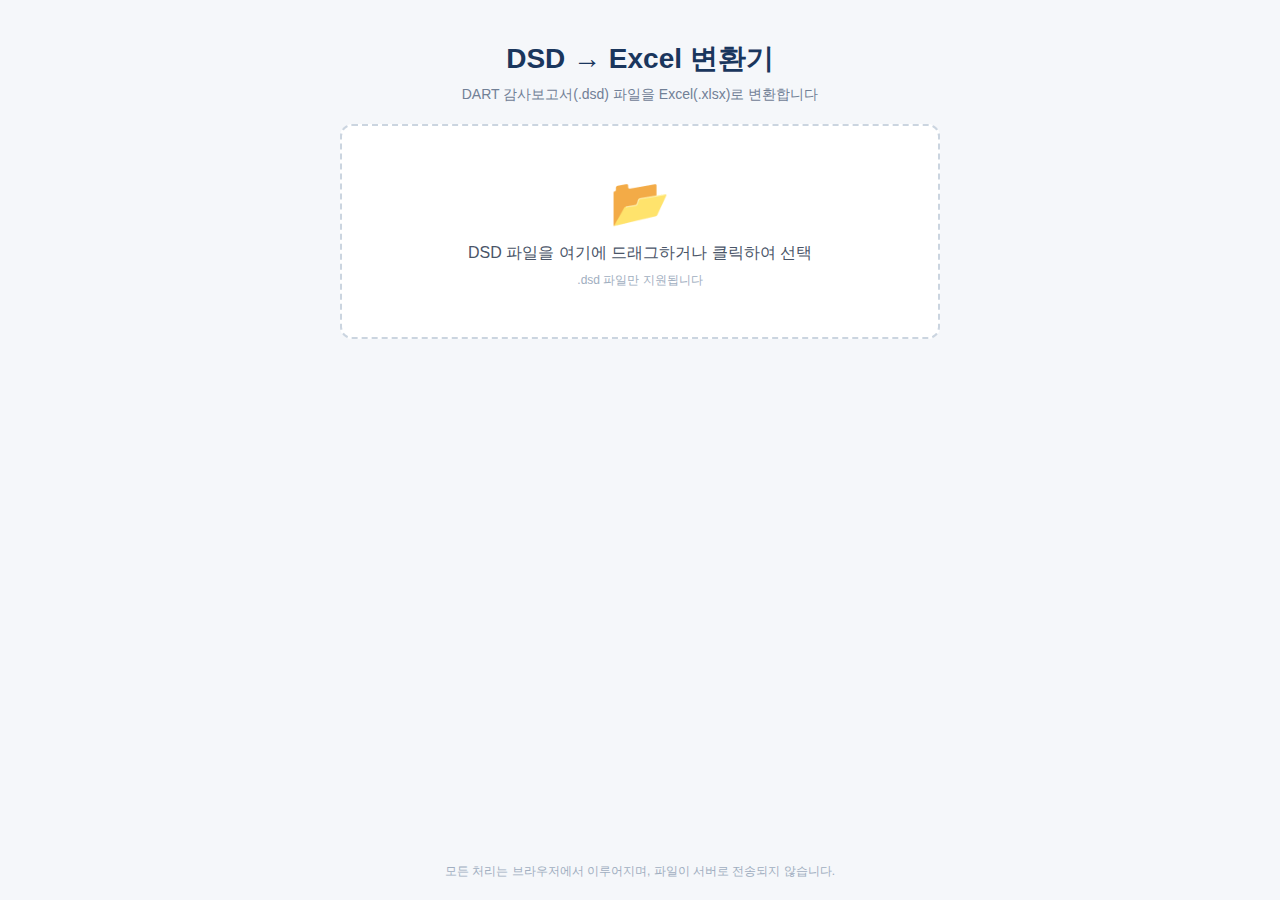
<file: dsd-to-excel/index.html>
<!DOCTYPE html>
<html lang="ko">
<head>
    <meta charset="UTF-8">
    <meta name="viewport" content="width=device-width, initial-scale=1.0">
    <title>DSD → Excel 변환기</title>
    <link rel="stylesheet" href="css/style.css">
</head>
<body>

    <div class="header">
        <h1>DSD → Excel 변환기</h1>
        <p>DART 감사보고서(.dsd) 파일을 Excel(.xlsx)로 변환합니다</p>
    </div>

    <div class="container">
        <!-- 드래그 앤 드롭 영역 -->
        <div class="drop-zone" id="dropZone">
            <div class="drop-zone-icon">📂</div>
            <div class="drop-zone-text">DSD 파일을 여기에 드래그하거나 클릭하여 선택</div>
            <div class="drop-zone-hint">.dsd 파일만 지원됩니다</div>
            <input type="file" id="fileInput" accept=".dsd">
        </div>

        <!-- 파일 정보 -->
        <div class="file-info" id="fileInfo">
            <span class="filename" id="fileName"></span>
            <span class="filesize" id="fileSize"></span>
        </div>

        <!-- 진행 상태 -->
        <div class="progress-area" id="progressArea">
            <div class="progress-bar-container">
                <div class="progress-bar" id="progressBar"></div>
            </div>
            <div class="progress-text" id="progressText">변환 시작 중...</div>
        </div>

        <!-- 결과 -->
        <div class="result-area" id="resultArea">
            <div class="result-icon" id="resultIcon"></div>
            <div class="result-title" id="resultTitle"></div>
            <div class="result-detail" id="resultDetail"></div>
            <div class="result-buttons" id="resultButtons"></div>
            <div class="sheet-summary" id="sheetSummary"></div>
        </div>
    </div>

    <div class="footer">
        <p>모든 처리는 브라우저에서 이루어지며, 파일이 서버로 전송되지 않습니다.</p>
    </div>

    <!-- 라이브러리 -->
    <script src="lib/jszip.min.js"></script>
    <script src="lib/exceljs.min.js"></script>

    <!-- 앱 스크립트 -->
    <script src="js/utils.js"></script>
    <script src="js/dsd-parser.js"></script>
    <script src="js/excel-writer.js"></script>
    <script src="js/main.js"></script>

</body>
</html>
</file>
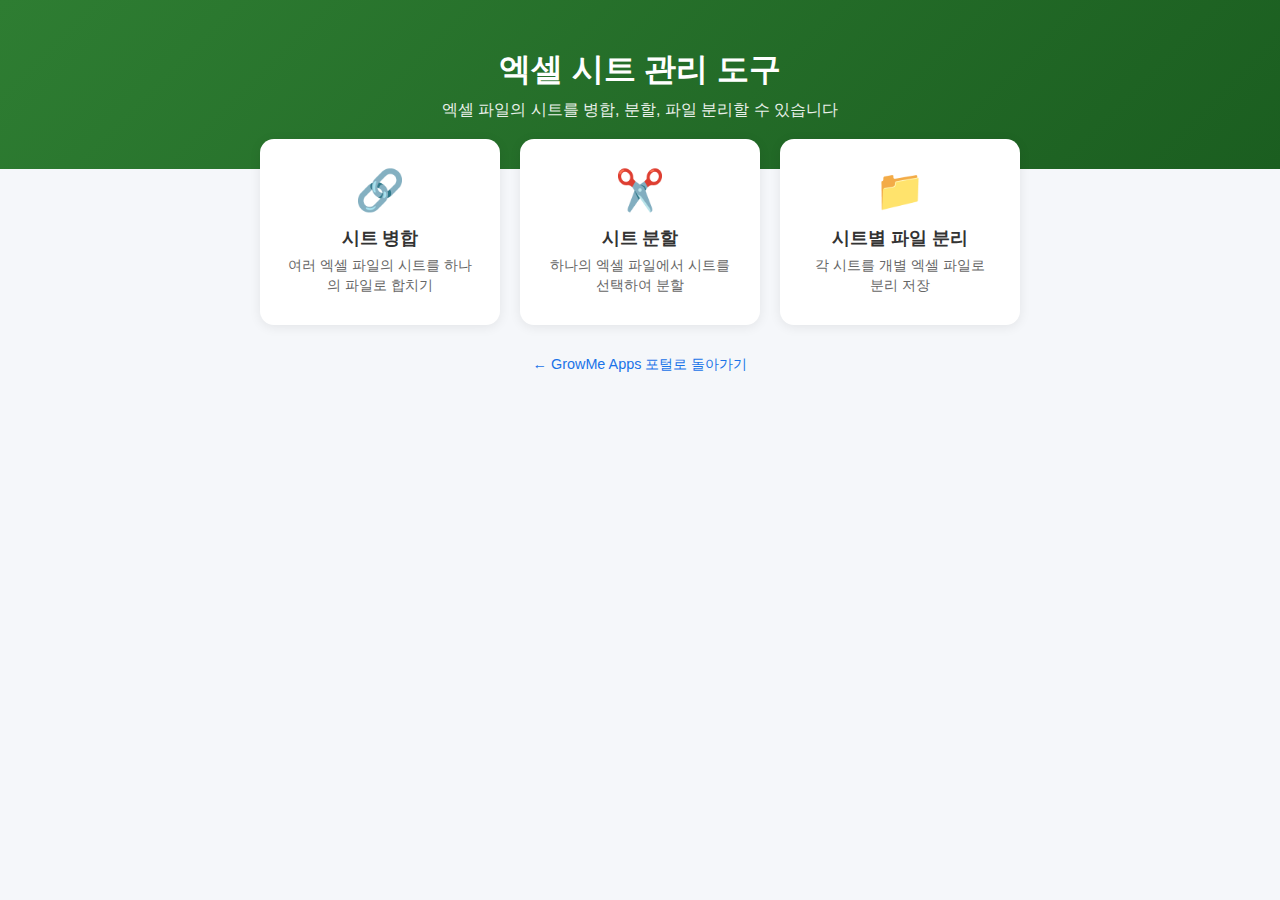
<file: excel-sheet-manager/index.html>
<!DOCTYPE html>
<html lang="ko">
<head>
    <meta charset="UTF-8">
    <meta name="viewport" content="width=device-width, initial-scale=1.0">
    <title>엑셀 시트 관리 도구</title>
    <style>
        * { margin: 0; padding: 0; box-sizing: border-box; }
        body {
            font-family: 'Pretendard', -apple-system, BlinkMacSystemFont, sans-serif;
            background: #f5f7fa;
            color: #333;
            min-height: 100vh;
        }
        .header {
            background: linear-gradient(135deg, #2e7d32, #1b5e20);
            color: white;
            padding: 48px 20px;
            text-align: center;
        }
        .header h1 { font-size: 2rem; margin-bottom: 8px; }
        .header p { font-size: 1rem; opacity: 0.9; }
        .container {
            max-width: 800px;
            margin: -30px auto 40px;
            padding: 0 20px;
        }
        .tool-grid {
            display: grid;
            grid-template-columns: repeat(auto-fill, minmax(220px, 1fr));
            gap: 20px;
        }
        .tool-card {
            background: white;
            border-radius: 14px;
            padding: 28px;
            box-shadow: 0 2px 12px rgba(0,0,0,0.08);
            transition: transform 0.2s, box-shadow 0.2s;
            text-decoration: none;
            color: inherit;
            display: block;
            text-align: center;
        }
        .tool-card:hover {
            transform: translateY(-4px);
            box-shadow: 0 8px 24px rgba(0,0,0,0.12);
        }
        .tool-icon { font-size: 2.5rem; margin-bottom: 12px; }
        .tool-card h3 { font-size: 1.1rem; margin-bottom: 6px; }
        .tool-card p { font-size: 0.85rem; color: #666; line-height: 1.5; }
        .back-link {
            display: inline-block;
            margin-top: 30px;
            text-align: center;
            width: 100%;
            color: #1a73e8;
            text-decoration: none;
            font-size: 0.9rem;
        }
        .back-link:hover { text-decoration: underline; }
    </style>
</head>
<body>
    <div class="header">
        <h1>엑셀 시트 관리 도구</h1>
        <p>엑셀 파일의 시트를 병합, 분할, 파일 분리할 수 있습니다</p>
    </div>

    <div class="container">
        <div class="tool-grid">
            <a href="merge.html" class="tool-card">
                <div class="tool-icon">🔗</div>
                <h3>시트 병합</h3>
                <p>여러 엑셀 파일의 시트를 하나의 파일로 합치기</p>
            </a>

            <a href="split.html" class="tool-card">
                <div class="tool-icon">✂️</div>
                <h3>시트 분할</h3>
                <p>하나의 엑셀 파일에서 시트를 선택하여 분할</p>
            </a>

            <a href="create.html" class="tool-card">
                <div class="tool-icon">📁</div>
                <h3>시트별 파일 분리</h3>
                <p>각 시트를 개별 엑셀 파일로 분리 저장</p>
            </a>
        </div>

        <a href="../" class="back-link">← GrowMe Apps 포털로 돌아가기</a>
    </div>
</body>
</html>
</file>
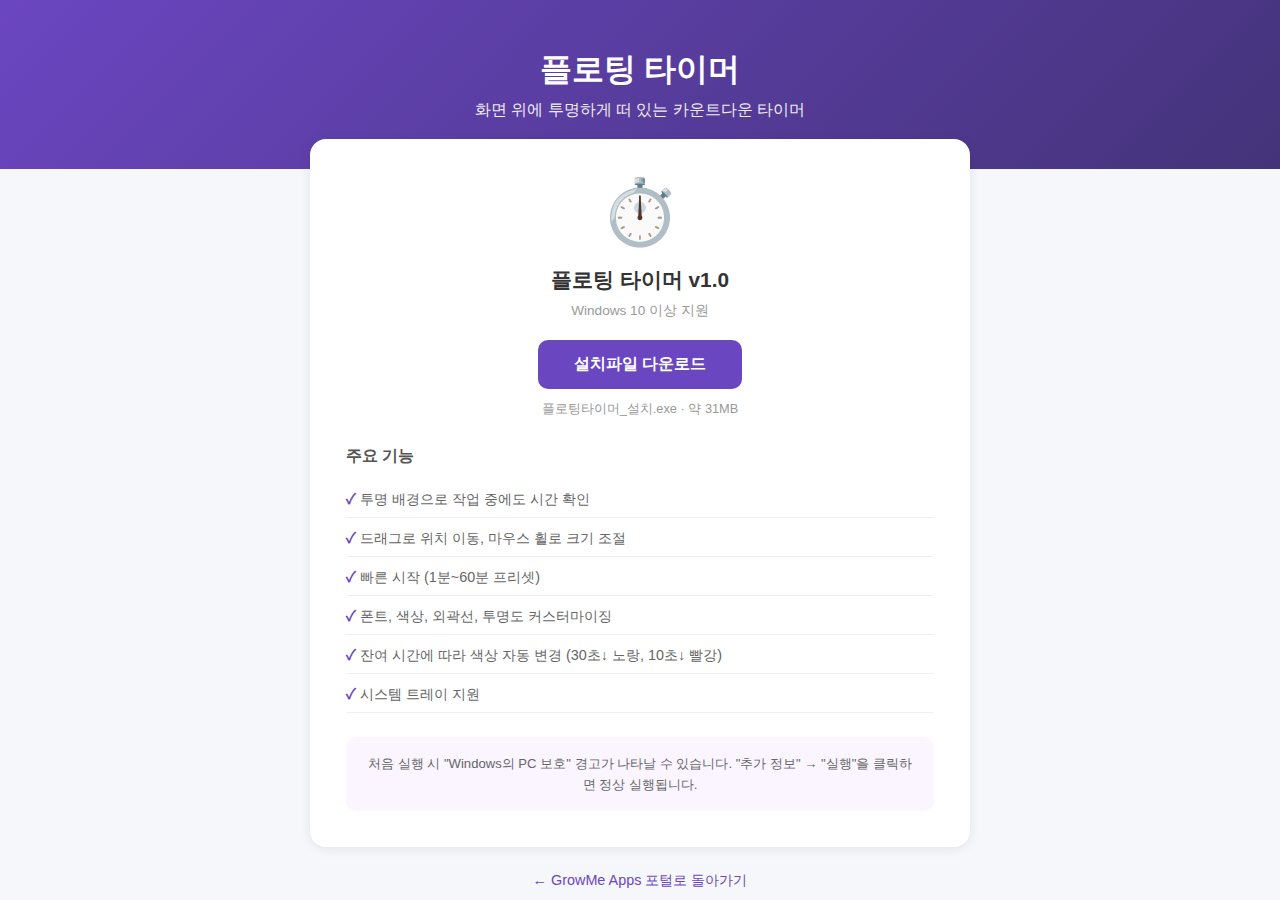
<file: floating-timer/index.html>
<!DOCTYPE html>
<html lang="ko">
<head>
    <meta charset="UTF-8">
    <meta name="viewport" content="width=device-width, initial-scale=1.0">
    <title>플로팅 타이머 v1.0</title>
    <style>
        * { margin: 0; padding: 0; box-sizing: border-box; }
        body {
            font-family: 'Pretendard', -apple-system, BlinkMacSystemFont, sans-serif;
            background: #f5f7fa;
            color: #333;
            min-height: 100vh;
        }
        .header {
            background: linear-gradient(135deg, #6b46c1, #44337a);
            color: white;
            padding: 48px 20px;
            text-align: center;
        }
        .header h1 { font-size: 2rem; margin-bottom: 8px; }
        .header p { font-size: 1rem; opacity: 0.9; }
        .container {
            max-width: 700px;
            margin: -30px auto 40px;
            padding: 0 20px;
        }
        .download-card {
            background: white;
            border-radius: 16px;
            padding: 36px;
            box-shadow: 0 2px 12px rgba(0,0,0,0.08);
            text-align: center;
        }
        .download-icon { font-size: 4rem; margin-bottom: 16px; }
        .download-card h2 { font-size: 1.3rem; margin-bottom: 8px; }
        .download-card .version { color: #999; font-size: 0.85rem; margin-bottom: 20px; }
        .download-btn {
            display: inline-block;
            background: #6b46c1;
            color: white;
            padding: 14px 36px;
            border-radius: 10px;
            text-decoration: none;
            font-size: 1rem;
            font-weight: 600;
            transition: background 0.2s;
        }
        .download-btn:hover { background: #553c9a; }
        .file-info {
            margin-top: 12px;
            color: #999;
            font-size: 0.8rem;
        }
        .features {
            margin-top: 28px;
            text-align: left;
        }
        .features h3 {
            font-size: 1rem;
            margin-bottom: 12px;
            color: #555;
        }
        .features ul {
            list-style: none;
            padding: 0;
        }
        .features li {
            padding: 8px 0;
            font-size: 0.9rem;
            color: #666;
            border-bottom: 1px solid #f0f0f0;
        }
        .features li::before {
            content: '✓ ';
            color: #6b46c1;
            font-weight: bold;
        }
        .notice {
            margin-top: 24px;
            padding: 16px;
            background: #faf5ff;
            border-radius: 10px;
            font-size: 0.82rem;
            color: #666;
            line-height: 1.6;
        }
        .back-link {
            display: inline-block;
            margin-top: 24px;
            text-align: center;
            width: 100%;
            color: #6b46c1;
            text-decoration: none;
            font-size: 0.9rem;
        }
        .back-link:hover { text-decoration: underline; }
    </style>
</head>
<body>
    <div class="header">
        <h1>플로팅 타이머</h1>
        <p>화면 위에 투명하게 떠 있는 카운트다운 타이머</p>
    </div>

    <div class="container">
        <div class="download-card">
            <div class="download-icon">⏱️</div>
            <h2>플로팅 타이머 v1.0</h2>
            <p class="version">Windows 10 이상 지원</p>
            <a href="./output/플로팅타이머_설치.exe" class="download-btn" download>설치파일 다운로드</a>
            <p class="file-info">플로팅타이머_설치.exe · 약 31MB</p>

            <div class="features">
                <h3>주요 기능</h3>
                <ul>
                    <li>투명 배경으로 작업 중에도 시간 확인</li>
                    <li>드래그로 위치 이동, 마우스 휠로 크기 조절</li>
                    <li>빠른 시작 (1분~60분 프리셋)</li>
                    <li>폰트, 색상, 외곽선, 투명도 커스터마이징</li>
                    <li>잔여 시간에 따라 색상 자동 변경 (30초↓ 노랑, 10초↓ 빨강)</li>
                    <li>시스템 트레이 지원</li>
                </ul>
            </div>

            <div class="notice">
                처음 실행 시 "Windows의 PC 보호" 경고가 나타날 수 있습니다.
                "추가 정보" → "실행"을 클릭하면 정상 실행됩니다.
            </div>
        </div>

        <a href="../" class="back-link">← GrowMe Apps 포털로 돌아가기</a>
    </div>
</body>
</html>
</file>
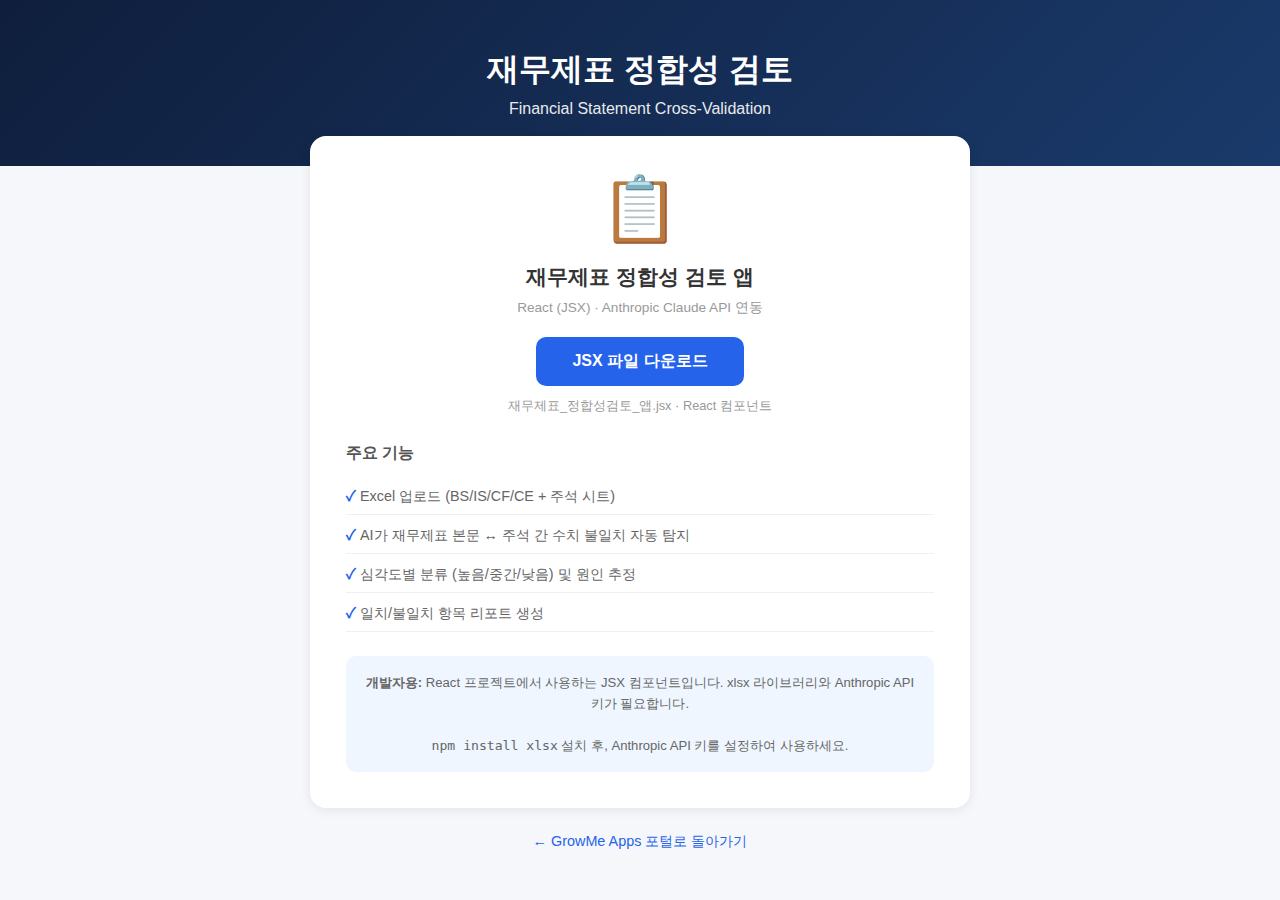
<file: footing/index.html>
<!DOCTYPE html>
<html lang="ko">
<head>
    <meta charset="UTF-8">
    <meta name="viewport" content="width=device-width, initial-scale=1.0">
    <title>재무제표 정합성 검토</title>
    <style>
        * { margin: 0; padding: 0; box-sizing: border-box; }
        body {
            font-family: 'Pretendard', -apple-system, BlinkMacSystemFont, sans-serif;
            background: #f5f7fa;
            color: #333;
            min-height: 100vh;
        }
        .header {
            background: linear-gradient(135deg, #0F1E3C, #1A3A6B);
            color: white;
            padding: 48px 20px;
            text-align: center;
        }
        .header h1 { font-size: 2rem; margin-bottom: 8px; }
        .header p { font-size: 1rem; opacity: 0.9; }
        .container {
            max-width: 700px;
            margin: -30px auto 40px;
            padding: 0 20px;
        }
        .download-card {
            background: white;
            border-radius: 16px;
            padding: 36px;
            box-shadow: 0 2px 12px rgba(0,0,0,0.08);
            text-align: center;
        }
        .download-icon { font-size: 4rem; margin-bottom: 16px; }
        .download-card h2 { font-size: 1.3rem; margin-bottom: 8px; }
        .download-card .version { color: #999; font-size: 0.85rem; margin-bottom: 20px; }
        .download-btn {
            display: inline-block;
            background: #2563EB;
            color: white;
            padding: 14px 36px;
            border-radius: 10px;
            text-decoration: none;
            font-size: 1rem;
            font-weight: 600;
            transition: background 0.2s;
        }
        .download-btn:hover { background: #1d4ed8; }
        .file-info {
            margin-top: 12px;
            color: #999;
            font-size: 0.8rem;
        }
        .features {
            margin-top: 28px;
            text-align: left;
        }
        .features h3 {
            font-size: 1rem;
            margin-bottom: 12px;
            color: #555;
        }
        .features ul {
            list-style: none;
            padding: 0;
        }
        .features li {
            padding: 8px 0;
            font-size: 0.9rem;
            color: #666;
            border-bottom: 1px solid #f0f0f0;
        }
        .features li::before {
            content: '✓ ';
            color: #2563EB;
            font-weight: bold;
        }
        .notice {
            margin-top: 24px;
            padding: 16px;
            background: #eff6ff;
            border-radius: 10px;
            font-size: 0.82rem;
            color: #666;
            line-height: 1.6;
        }
        .back-link {
            display: inline-block;
            margin-top: 24px;
            text-align: center;
            width: 100%;
            color: #2563EB;
            text-decoration: none;
            font-size: 0.9rem;
        }
        .back-link:hover { text-decoration: underline; }
    </style>
</head>
<body>
    <div class="header">
        <h1>재무제표 정합성 검토</h1>
        <p>Financial Statement Cross-Validation</p>
    </div>

    <div class="container">
        <div class="download-card">
            <div class="download-icon">📋</div>
            <h2>재무제표 정합성 검토 앱</h2>
            <p class="version">React (JSX) · Anthropic Claude API 연동</p>
            <a href="./재무제표_정합성검토_앱.jsx" class="download-btn" download>JSX 파일 다운로드</a>
            <p class="file-info">재무제표_정합성검토_앱.jsx · React 컴포넌트</p>

            <div class="features">
                <h3>주요 기능</h3>
                <ul>
                    <li>Excel 업로드 (BS/IS/CF/CE + 주석 시트)</li>
                    <li>AI가 재무제표 본문 ↔ 주석 간 수치 불일치 자동 탐지</li>
                    <li>심각도별 분류 (높음/중간/낮음) 및 원인 추정</li>
                    <li>일치/불일치 항목 리포트 생성</li>
                </ul>
            </div>

            <div class="notice">
                <b>개발자용:</b> React 프로젝트에서 사용하는 JSX 컴포넌트입니다.
                xlsx 라이브러리와 Anthropic API 키가 필요합니다.
                <br><br>
                <code>npm install xlsx</code> 설치 후,
                Anthropic API 키를 설정하여 사용하세요.
            </div>
        </div>

        <a href="../" class="back-link">← GrowMe Apps 포털로 돌아가기</a>
    </div>
</body>
</html>
</file>
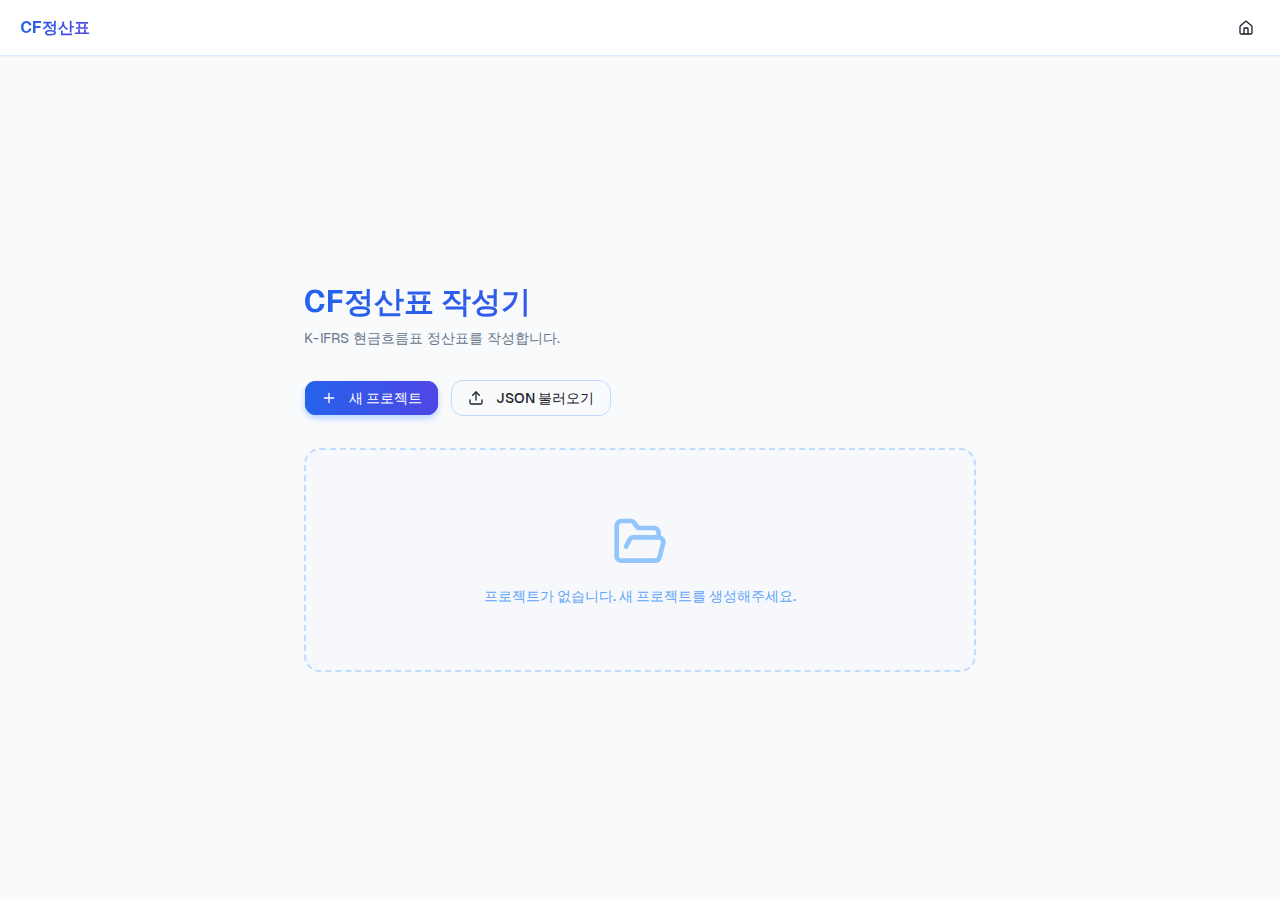
<file: cf-reconciliation/dist/index.html>
<!DOCTYPE html><html lang="ko" class="font-sans __variable_512ff9"><head><meta charSet="utf-8"/><meta name="viewport" content="width=device-width, initial-scale=1"/><link rel="stylesheet" href="/cf-reconciliation/_next/static/css/3ac0d9134d0942c2.css" data-precedence="next"/><link rel="preload" as="script" fetchPriority="low" href="/cf-reconciliation/_next/static/chunks/webpack-700fbf667f9c4c98.js"/><script src="/cf-reconciliation/_next/static/chunks/fd9d1056-97780fa9b55ef9c6.js" async=""></script><script src="/cf-reconciliation/_next/static/chunks/117-63f81e27ba3a5a18.js" async=""></script><script src="/cf-reconciliation/_next/static/chunks/main-app-0b99f6e4b6db9200.js" async=""></script><script src="/cf-reconciliation/_next/static/chunks/2170a4aa-1717dbc94e26dfe3.js" async=""></script><script src="/cf-reconciliation/_next/static/chunks/6edf0643-db532f25b1f04785.js" async=""></script><script src="/cf-reconciliation/_next/static/chunks/575-cd67f6dc52b90482.js" async=""></script><script src="/cf-reconciliation/_next/static/chunks/app/page-eeaf16ebe2b2822b.js" async=""></script><title>CF정산표</title><meta name="description" content="Cash Flow Reconciliation"/><link rel="icon" href="/cf-reconciliation/favicon.ico" type="image/x-icon" sizes="16x16"/><script src="/cf-reconciliation/_next/static/chunks/polyfills-42372ed130431b0a.js" noModule=""></script></head><body class="__variable_512ff9 __variable_33d44e antialiased"><div class="flex flex-col h-screen bg-background"><header class="flex h-14 items-center justify-between border-b border-blue-100 bg-white px-5 shrink-0 shadow-sm"><div class="flex items-center gap-3"><button class="text-base font-bold bg-gradient-to-r from-blue-600 to-indigo-600 bg-clip-text text-transparent hover:from-blue-700 hover:to-indigo-700 transition-all">CF정산표</button></div><div class="flex items-center gap-2"><button type="button" tabindex="0" data-slot="button" class="group/button inline-flex shrink-0 items-center justify-center border border-transparent bg-clip-padding text-sm font-medium whitespace-nowrap transition-all outline-none select-none focus-visible:border-ring focus-visible:ring-3 focus-visible:ring-ring/50 active:translate-y-px disabled:pointer-events-none disabled:opacity-50 aria-invalid:border-destructive aria-invalid:ring-3 aria-invalid:ring-destructive/20 dark:aria-invalid:border-destructive/50 dark:aria-invalid:ring-destructive/40 [&amp;_svg]:pointer-events-none [&amp;_svg]:shrink-0 [&amp;_svg:not([class*=&#x27;size-&#x27;])]:size-4 hover:text-foreground aria-expanded:bg-muted aria-expanded:text-foreground dark:hover:bg-muted/50 size-7 rounded-[min(var(--radius-md),12px)] in-data-[slot=button-group]:rounded-lg hover:bg-blue-50"><svg xmlns="http://www.w3.org/2000/svg" width="24" height="24" viewBox="0 0 24 24" fill="none" stroke="currentColor" stroke-width="2" stroke-linecap="round" stroke-linejoin="round" class="lucide lucide-house h-4 w-4"><path d="M15 21v-8a1 1 0 0 0-1-1h-4a1 1 0 0 0-1 1v8"></path><path d="M3 10a2 2 0 0 1 .709-1.528l7-5.999a2 2 0 0 1 2.582 0l7 5.999A2 2 0 0 1 21 10v9a2 2 0 0 1-2 2H5a2 2 0 0 1-2-2z"></path></svg></button></div></header><div class="flex flex-col items-center justify-center min-h-[calc(100vh-56px)] p-8"><div class="w-full max-w-2xl"><div class="mb-8"><h1 class="text-3xl font-bold mb-2 bg-gradient-to-r from-blue-600 to-indigo-600 bg-clip-text text-transparent">CF정산표 작성기</h1><p class="text-sm text-muted-foreground">K-IFRS 현금흐름표 정산표를 작성합니다.</p></div><div class="flex gap-3 mb-8"><button type="button" tabindex="0" data-slot="button" class="group/button inline-flex shrink-0 items-center justify-center rounded-lg border border-transparent bg-clip-padding text-sm font-medium whitespace-nowrap transition-all outline-none select-none focus-visible:border-ring focus-visible:ring-3 focus-visible:ring-ring/50 active:translate-y-px disabled:pointer-events-none disabled:opacity-50 aria-invalid:border-destructive aria-invalid:ring-3 aria-invalid:ring-destructive/20 dark:aria-invalid:border-destructive/50 dark:aria-invalid:ring-destructive/40 [&amp;_svg]:pointer-events-none [&amp;_svg]:shrink-0 [&amp;_svg:not([class*=&#x27;size-&#x27;])]:size-4 bg-primary text-primary-foreground [a]:hover:bg-primary/80 gap-1.5 has-data-[icon=inline-end]:pr-2 has-data-[icon=inline-start]:pl-2 bg-gradient-to-r from-blue-600 to-indigo-600 hover:from-blue-700 hover:to-indigo-700 shadow-md shadow-blue-200 h-9 px-4"><svg xmlns="http://www.w3.org/2000/svg" width="24" height="24" viewBox="0 0 24 24" fill="none" stroke="currentColor" stroke-width="2" stroke-linecap="round" stroke-linejoin="round" class="lucide lucide-plus h-4 w-4 mr-1.5"><path d="M5 12h14"></path><path d="M12 5v14"></path></svg>새 프로젝트</button><button type="button" tabindex="0" data-slot="button" class="group/button inline-flex shrink-0 items-center justify-center rounded-lg border bg-clip-padding text-sm font-medium whitespace-nowrap transition-all outline-none select-none focus-visible:border-ring focus-visible:ring-3 focus-visible:ring-ring/50 active:translate-y-px disabled:pointer-events-none disabled:opacity-50 aria-invalid:border-destructive aria-invalid:ring-3 aria-invalid:ring-destructive/20 dark:aria-invalid:border-destructive/50 dark:aria-invalid:ring-destructive/40 [&amp;_svg]:pointer-events-none [&amp;_svg]:shrink-0 [&amp;_svg:not([class*=&#x27;size-&#x27;])]:size-4 bg-background hover:text-foreground aria-expanded:bg-muted aria-expanded:text-foreground dark:border-input dark:bg-input/30 dark:hover:bg-input/50 gap-1.5 has-data-[icon=inline-end]:pr-2 has-data-[icon=inline-start]:pl-2 border-blue-200 hover:bg-blue-50 hover:border-blue-300 h-9 px-4"><svg xmlns="http://www.w3.org/2000/svg" width="24" height="24" viewBox="0 0 24 24" fill="none" stroke="currentColor" stroke-width="2" stroke-linecap="round" stroke-linejoin="round" class="lucide lucide-upload h-4 w-4 mr-1.5"><path d="M21 15v4a2 2 0 0 1-2 2H5a2 2 0 0 1-2-2v-4"></path><polyline points="17 8 12 3 7 8"></polyline><line x1="12" x2="12" y1="3" y2="15"></line></svg>JSON 불러오기</button><input type="file" accept=".json" class="hidden"/></div><div class="flex flex-col items-center justify-center py-16 text-muted-foreground rounded-2xl border-2 border-dashed border-blue-200 bg-blue-50/30"><svg xmlns="http://www.w3.org/2000/svg" width="24" height="24" viewBox="0 0 24 24" fill="none" stroke="currentColor" stroke-width="2" stroke-linecap="round" stroke-linejoin="round" class="lucide lucide-folder-open h-14 w-14 mb-4 text-blue-300"><path d="m6 14 1.5-2.9A2 2 0 0 1 9.24 10H20a2 2 0 0 1 1.94 2.5l-1.54 6a2 2 0 0 1-1.95 1.5H4a2 2 0 0 1-2-2V5a2 2 0 0 1 2-2h3.9a2 2 0 0 1 1.69.9l.81 1.2a2 2 0 0 0 1.67.9H18a2 2 0 0 1 2 2v2"></path></svg><p class="text-sm font-medium text-blue-400">프로젝트가 없습니다. 새 프로젝트를 생성해주세요.</p></div></div></div></div><section aria-label="Notifications alt+T" tabindex="-1" aria-live="polite" aria-relevant="additions text" aria-atomic="false"></section><script src="/cf-reconciliation/_next/static/chunks/webpack-700fbf667f9c4c98.js" async=""></script><script>(self.__next_f=self.__next_f||[]).push([0]);self.__next_f.push([2,null])</script><script>self.__next_f.push([1,"1:HL[\"/cf-reconciliation/_next/static/css/3ac0d9134d0942c2.css\",\"style\"]\n"])</script><script>self.__next_f.push([1,"2:I[2846,[],\"\"]\n4:I[9107,[],\"ClientPageRoot\"]\n5:I[8535,[\"425\",\"static/chunks/2170a4aa-1717dbc94e26dfe3.js\",\"113\",\"static/chunks/6edf0643-db532f25b1f04785.js\",\"575\",\"static/chunks/575-cd67f6dc52b90482.js\",\"931\",\"static/chunks/app/page-eeaf16ebe2b2822b.js\"],\"default\",1]\n6:I[4707,[],\"\"]\n7:I[6423,[],\"\"]\n9:I[1060,[],\"\"]\na:[]\n"])</script><script>self.__next_f.push([1,"0:[\"$\",\"$L2\",null,{\"buildId\":\"a7xrCdva0cXXxQNAwOVCm\",\"assetPrefix\":\"/cf-reconciliation\",\"urlParts\":[\"\",\"\"],\"initialTree\":[\"\",{\"children\":[\"__PAGE__\",{}]},\"$undefined\",\"$undefined\",true],\"initialSeedData\":[\"\",{\"children\":[\"__PAGE__\",{},[[\"$L3\",[\"$\",\"$L4\",null,{\"props\":{\"params\":{},\"searchParams\":{}},\"Component\":\"$5\"}],null],null],null]},[[[[\"$\",\"link\",\"0\",{\"rel\":\"stylesheet\",\"href\":\"/cf-reconciliation/_next/static/css/3ac0d9134d0942c2.css\",\"precedence\":\"next\",\"crossOrigin\":\"$undefined\"}]],[\"$\",\"html\",null,{\"lang\":\"ko\",\"className\":\"font-sans __variable_512ff9\",\"children\":[\"$\",\"body\",null,{\"className\":\"__variable_512ff9 __variable_33d44e antialiased\",\"children\":[\"$\",\"$L6\",null,{\"parallelRouterKey\":\"children\",\"segmentPath\":[\"children\"],\"error\":\"$undefined\",\"errorStyles\":\"$undefined\",\"errorScripts\":\"$undefined\",\"template\":[\"$\",\"$L7\",null,{}],\"templateStyles\":\"$undefined\",\"templateScripts\":\"$undefined\",\"notFound\":[[\"$\",\"title\",null,{\"children\":\"404: This page could not be found.\"}],[\"$\",\"div\",null,{\"style\":{\"fontFamily\":\"system-ui,\\\"Segoe UI\\\",Roboto,Helvetica,Arial,sans-serif,\\\"Apple Color Emoji\\\",\\\"Segoe UI Emoji\\\"\",\"height\":\"100vh\",\"textAlign\":\"center\",\"display\":\"flex\",\"flexDirection\":\"column\",\"alignItems\":\"center\",\"justifyContent\":\"center\"},\"children\":[\"$\",\"div\",null,{\"children\":[[\"$\",\"style\",null,{\"dangerouslySetInnerHTML\":{\"__html\":\"body{color:#000;background:#fff;margin:0}.next-error-h1{border-right:1px solid rgba(0,0,0,.3)}@media (prefers-color-scheme:dark){body{color:#fff;background:#000}.next-error-h1{border-right:1px solid rgba(255,255,255,.3)}}\"}}],[\"$\",\"h1\",null,{\"className\":\"next-error-h1\",\"style\":{\"display\":\"inline-block\",\"margin\":\"0 20px 0 0\",\"padding\":\"0 23px 0 0\",\"fontSize\":24,\"fontWeight\":500,\"verticalAlign\":\"top\",\"lineHeight\":\"49px\"},\"children\":\"404\"}],[\"$\",\"div\",null,{\"style\":{\"display\":\"inline-block\"},\"children\":[\"$\",\"h2\",null,{\"style\":{\"fontSize\":14,\"fontWeight\":400,\"lineHeight\":\"49px\",\"margin\":0},\"children\":\"This page could not be found.\"}]}]]}]}]],\"notFoundStyles\":[]}]}]}]],null],null],\"couldBeIntercepted\":false,\"initialHead\":[null,\"$L8\"],\"globalErrorComponent\":\"$9\",\"missingSlots\":\"$Wa\"}]\n"])</script><script>self.__next_f.push([1,"8:[[\"$\",\"meta\",\"0\",{\"name\":\"viewport\",\"content\":\"width=device-width, initial-scale=1\"}],[\"$\",\"meta\",\"1\",{\"charSet\":\"utf-8\"}],[\"$\",\"title\",\"2\",{\"children\":\"CF정산표\"}],[\"$\",\"meta\",\"3\",{\"name\":\"description\",\"content\":\"Cash Flow Reconciliation\"}],[\"$\",\"link\",\"4\",{\"rel\":\"icon\",\"href\":\"/cf-reconciliation/favicon.ico\",\"type\":\"image/x-icon\",\"sizes\":\"16x16\"}]]\n3:null\n"])</script></body></html>
</file>
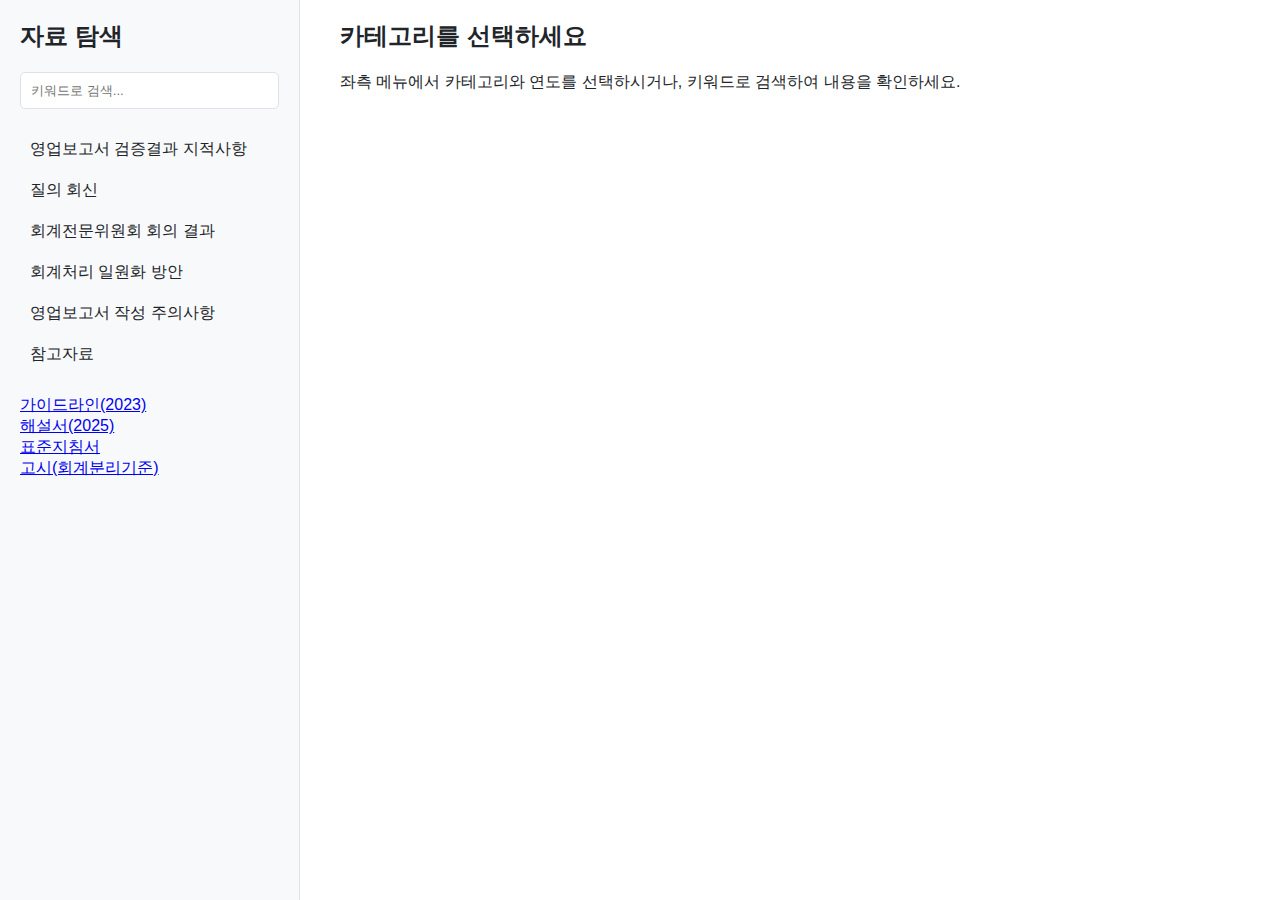
<file: guide/V2_0929_PDF/index.html>
<!DOCTYPE html>
<html lang="ko">
<head>
    <meta charset="UTF-8">
    <meta name="viewport" content="width=device-width, initial-scale=1.0">
    <title>영업보고서 참고자료 검색 시스템 V2</title>
    <style>
        :root {
            --primary-color: #007bff;
            --secondary-color: #f8f9fa;
            --border-color: #dee2e6;
            --text-color: #212529;
            --text-light-color: #6c757d;
            --hover-color: #e9ecef;
            --highlight-color: #ffc107;
        }
        body {
            font-family: -apple-system, BlinkMacSystemFont, "Segoe UI", Roboto, "Helvetica Neue", Arial, sans-serif;
            margin: 0;
            display: flex;
            height: 100vh;
            color: var(--text-color);
            background-color: #fff;
        }
        #sidebar {
            width: 300px;
            background-color: var(--secondary-color);
            border-right: 1px solid var(--border-color);
            padding: 20px;
            overflow-y: auto;
            flex-shrink: 0;
            box-sizing: border-box;
        }
        #main-content {
            flex-grow: 1;
            padding: 20px 40px;
            overflow-y: auto;
            box-sizing: border-box;
        }
        h1 {
            font-size: 1.5rem;
            margin-top: 0;
            margin-bottom: 20px;
        }
        #search-box {
            width: 100%;
            padding: 10px;
            margin-bottom: 20px;
            border: 1px solid var(--border-color);
            border-radius: 5px;
            box-sizing: border-box;
        }
        ul {
            list-style: none;
            padding: 0;
            margin: 0;
        }
        .category-item > span, .year-item > span {
            cursor: pointer;
            display: block;
            padding: 10px;
            border-radius: 5px;
            font-weight: 500;
        }
        .category-item > span:hover, .year-item > span:hover {
            background-color: var(--hover-color);
        }
        .category-item.active > span {
            background-color: var(--primary-color);
            color: white;
        }
        .year-list {
            padding-left: 15px;
            display: none;
        }
        .year-item.active > span {
            font-weight: bold;
            color: var(--primary-color);
        }
        .details-list .detail-item {
            border: 1px solid var(--border-color);
            border-radius: 5px;
            margin-bottom: 15px;
            padding: 15px;
            background-color: #fff;
        }
        .detail-item h3 {
            margin-top: 0;
            font-size: 1.1rem;
        }
        .detail-item .meta {
            font-size: 0.85rem;
            color: var(--text-light-color);
            margin-bottom: 10px;
            display: flex;
            flex-wrap: wrap;
            gap: 5px;
        }
        .detail-item .meta span {
            padding: 3px 6px;
            background-color: var(--secondary-color);
            border-radius: 3px;
        }
        .detail-item .content {
            font-size: 0.95rem;
            line-height: 1.6;
        }
        .content strong {
             display: block;
             margin-top: 10px;
             margin-bottom: 5px;
             font-size: 1rem;
        }
        .search-results .detail-item .content mark {
            background-color: var(--highlight-color);
            padding: 0 2px;
            border-radius: 2px;
        }
    </style>
</head>
<body>
    <aside id="sidebar">
        <h1>자료 탐색</h1>
        <input type="text" id="search-box" placeholder="키워드로 검색...">
        <ul id="category-list"></ul>
        <div style="margin-top: 20px;">
           <div><a href="data/[가이드라인]영업보고서 작성 참고자료_2023.04.pdf" target="_blank">가이드라인(2023)</a></div>
            <div><a href="data/[해설서]전기통신사업 회계분리기준 해설서_본문 및 부록_2025.pdf" target="_blank">해설서(2025)</a></div>
            <div><a href="data/[지침서]전기통신회계정보의분석표준화를위한전자표준지침서연구.pdf" target="_blank">표준지침서</a></div>
            <div><a href="data/[고시]전기통신사업 회계분리기준(과학기술정보통신부고시)(제2025-23호).pdf" target="_blank">고시(회계분리기준)</a></div>
        </div>
    </aside>
    <main id="main-content">
        <h1 id="content-title">데이터 로딩 중...</h1>
        <div id="content-display">
            <p>데이터 파일을 불러오고 있습니다. 잠시만 기다려주세요.</p>
        </div>
    </main>

    <script>
        // ★★★★★ 1. 데이터 파일 목록 관리 ★★★★★
        // 향후 데이터 파일이 추가/삭제될 때 이 목록을 수정하세요.
        const dataRegistry = {
            "영업보고서 검증결과 지적사항": { key: "gosi", years: [2023, 2022, 2021, 2020, 2019, 2018, 2017, 2016, 2015, 2014, 2013, 2012, 2011] },
            "질의 회신": { key: "qna", years: [2023, 2022, 2021, 2020, 2019, 2018, 2017, 2016, 2015, 2014, 2013, 2012, 2011] },
            "회계전문위원회 회의 결과": { key: "acmt", years: [2023, 2022, 2021, 2020, 2019, 2018, 2017, 2016, 2015, 2014, 2013, 2012] },
            "회계처리 일원화 방안": { key: "acc", years: [2022, 2021, 2020, 2019, 2018, 2016, 2014] },
            "영업보고서 작성 주의사항": { key: "guide", years: [2019] },
            "참고자료": { key: "ref", years: [null] }
        };

        // 데이터를 통합할 전역 배열
        let fullTableData = [];
        window.registerData = function(dataArray) {
            fullTableData.push(...dataArray);
        }

        // ★★★★★ 2. 모든 데이터 파일 동적 로딩 ★★★★★
        const filesToLoad = [];
        for (const category in dataRegistry) {
            const { key, years } = dataRegistry[category];
            years.forEach(year => {
                const yearStr = year === null ? 'data' : year;
                filesToLoad.push(`data/${key}_${yearStr}.js`);
            });
        }

        let filesLoaded = 0;
        function loadAllDataFiles(finalCallback) {
            if (filesToLoad.length === 0) {
                finalCallback();
                return;
            }
            filesToLoad.forEach(fileUrl => {
                const script = document.createElement('script');
                script.src = fileUrl;
                script.onload = () => {
                    filesLoaded++;
                    if (filesLoaded === filesToLoad.length) finalCallback();
                };
                script.onerror = () => {
                    console.error(`Failed to load data file: ${fileUrl}`);
                    filesLoaded++;
                    if (filesLoaded === filesToLoad.length) finalCallback();
                };
                document.head.appendChild(script);
            });
        }

        // ★★★★★ 3. UI 렌더링 (기존 로직과 거의 동일) ★★★★★
        const categoryListEl = document.getElementById('category-list');
        const contentTitleEl = document.getElementById('content-title');
        const contentDisplayEl = document.getElementById('content-display');
        const searchBoxEl = document.getElementById('search-box');
        let groupedData = {};

        function initialize() {
            // 로딩 완료 후 제목/내용 초기화
            contentTitleEl.textContent = '카테고리를 선택하세요';
            contentDisplayEl.innerHTML = '<p>좌측 메뉴에서 카테고리와 연도를 선택하시거나, 키워드로 검색하여 내용을 확인하세요.</p>';

            groupedData = fullTableData.reduce((acc, item) => {
                const category = item.category || '기타';
                const year = item.year || '연도 없음';
                if (!acc[category]) acc[category] = {};
                if (!acc[category][year]) acc[category][year] = [];
                acc[category][year].push(item);
                return acc;
            }, {});
            renderCategoryList();
            searchBoxEl.addEventListener('keyup', handleSearch);
        }
        
        // --- 이하 UI 렌더링 함수들은 이전 버전과 동일합니다 ---
        function renderCategoryList() {
            const categoryOrder = Object.keys(dataRegistry);

            categoryListEl.innerHTML = '';
            categoryOrder.forEach(category => {
                if (groupedData[category]) {
                    const categoryItem = document.createElement('li');
                    categoryItem.className = 'category-item';
                    categoryItem.innerHTML = `<span>${category}</span><ul class="year-list"></ul>`;
                    categoryListEl.appendChild(categoryItem);
                    categoryItem.querySelector('span').addEventListener('click', () => toggleCategory(category, categoryItem));
                }
            });
        }

        function toggleCategory(category, categoryItemEl) {
            document.querySelectorAll('.category-item.active').forEach(item => {
                if (item !== categoryItemEl) {
                    item.classList.remove('active');
                    item.querySelector('.year-list').style.display = 'none';
                }
            });
            categoryItemEl.classList.toggle('active');
            const yearListEl = categoryItemEl.querySelector('.year-list');
            
            if (categoryItemEl.classList.contains('active')) {
                renderYearList(category, yearListEl);
                yearListEl.style.display = 'block';
                contentTitleEl.textContent = category;
                contentDisplayEl.innerHTML = `<p>연도를 선택하여 세부 내용을 확인하세요.</p>`;
            } else {
                yearListEl.style.display = 'none';
            }
        }

        function renderYearList(category, yearListEl) {
            yearListEl.innerHTML = '';
            const years = Object.keys(groupedData[category]).sort((a, b) => b.localeCompare(a));
            for (const year of years) {
                const yearItem = document.createElement('li');
                yearItem.className = 'year-item';
                const yearText = (year === 'null' || year === '연도 없음') ? '연도 없음' : `${year}년도`;
                yearItem.innerHTML = `<span>${yearText} (${groupedData[category][year].length}건)</span>`;
                yearListEl.appendChild(yearItem);
                yearItem.querySelector('span').addEventListener('click', (event) => {
                    event.stopPropagation();
                    document.querySelectorAll('.year-item.active').forEach(item => item.classList.remove('active'));
                    yearItem.classList.add('active');
                    renderDetails(category, year);
                });
            }
        }
        
        function renderDetails(category, year) {
            const items = groupedData[category][year];
            const yearText = (year === 'null' || year === '연도 없음') ? '' : `${year}년도`;
            contentTitleEl.textContent = `${category} - ${yearText}`;
            let html = '<div class="details-list">';
            items.forEach(item => {
                html += createDetailItemHtml(item);
            });
            html += '</div>';
            contentDisplayEl.innerHTML = html;
        }
        
        function handleSearch(event) {
            const keyword = event.target.value.trim().toLowerCase();
            if (keyword.length < 2) {
                if (keyword.length === 0) {
                     contentTitleEl.textContent = '카테고리를 선택하세요';
                    contentDisplayEl.innerHTML = '<p>좌측 메뉴에서 카테고리와 연도를 선택하시거나, 키워드로 검색하여 내용을 확인하세요.</p>';
                }
                return;
            }
            const results = fullTableData.filter(item => {
                const contentString = (typeof item.content === 'object' && item.content !== null)
                    ? Object.values(item.content).join(' ')
                    : String(item.content || '');
                return (item.title && item.title.toLowerCase().includes(keyword)) || 
                       contentString.toLowerCase().includes(keyword) ||
                       (item.related_tags && String(item.related_tags).toLowerCase().includes(keyword));
            });
            renderSearchResults(results, keyword);
        }
        
        function renderSearchResults(results, keyword) {
            contentTitleEl.textContent = `"${keyword}" 검색 결과 (${results.length}건)`;
            if (results.length === 0) {
                contentDisplayEl.innerHTML = '<p>검색 결과가 없습니다.</p>';
                return;
            }
            let html = '<div class="details-list search-results">';
            results.forEach(item => {
                html += createDetailItemHtml(item, keyword);
            });
            html += '</div>';
            contentDisplayEl.innerHTML = html;
        }

        function highlight(text, keyword) {
            if (!text || !keyword) return text;
            try {
                const regex = new RegExp(`(${keyword.replace(/[-/\\^$*+?.()|[\]{}]/g, '\\$&')})`, 'gi');
                return text.replace(regex, '<mark>$1</mark>');
            } catch (e) { return text; }
        }

        function createDetailItemHtml(item, keyword = '') {
            let contentHtml = '';
            if (typeof item.content === 'string') {
                const formattedContent = highlight(item.content, keyword).replace(/\n/g, '<br>');
                contentHtml = `<p>${formattedContent}</p>`;
            } else if (item.content) {
                for (const key in item.content) {
                    const formattedContent = highlight(item.content[key], keyword).replace(/\n/g, '<br>');
                    contentHtml += `<strong>${key.toUpperCase()}</strong><p>${formattedContent}</p>`;
                }
            }
            const tags = Array.isArray(item.related_tags) ? item.related_tags.join(', ') : item.related_tags || '';

            return `
                <div class="detail-item">
                    <h3>${highlight(item.title, keyword)}</h3>
                    <div class="meta">
                        ${item.year ? `<span>${item.year}</span>` : ''}
                        <span>${item.category}</span>
                        ${item.source_company ? `<span>${item.source_company}</span>` : ''}
                        ${item.source_category ? `<span>${item.source_category}</span>` : ''}
                    </div>
                    <div class="content">${contentHtml}</div>
                    ${tags ? `<div class="meta" style="margin-top: 10px;"><span>${highlight(tags, keyword)}</span></div>` : ''}
                </div>`;
        }
        
        // 페이지 로딩 시작
        document.addEventListener('DOMContentLoaded', () => {
            loadAllDataFiles(initialize);
        });
    </script>
</body>
</html>
</file>
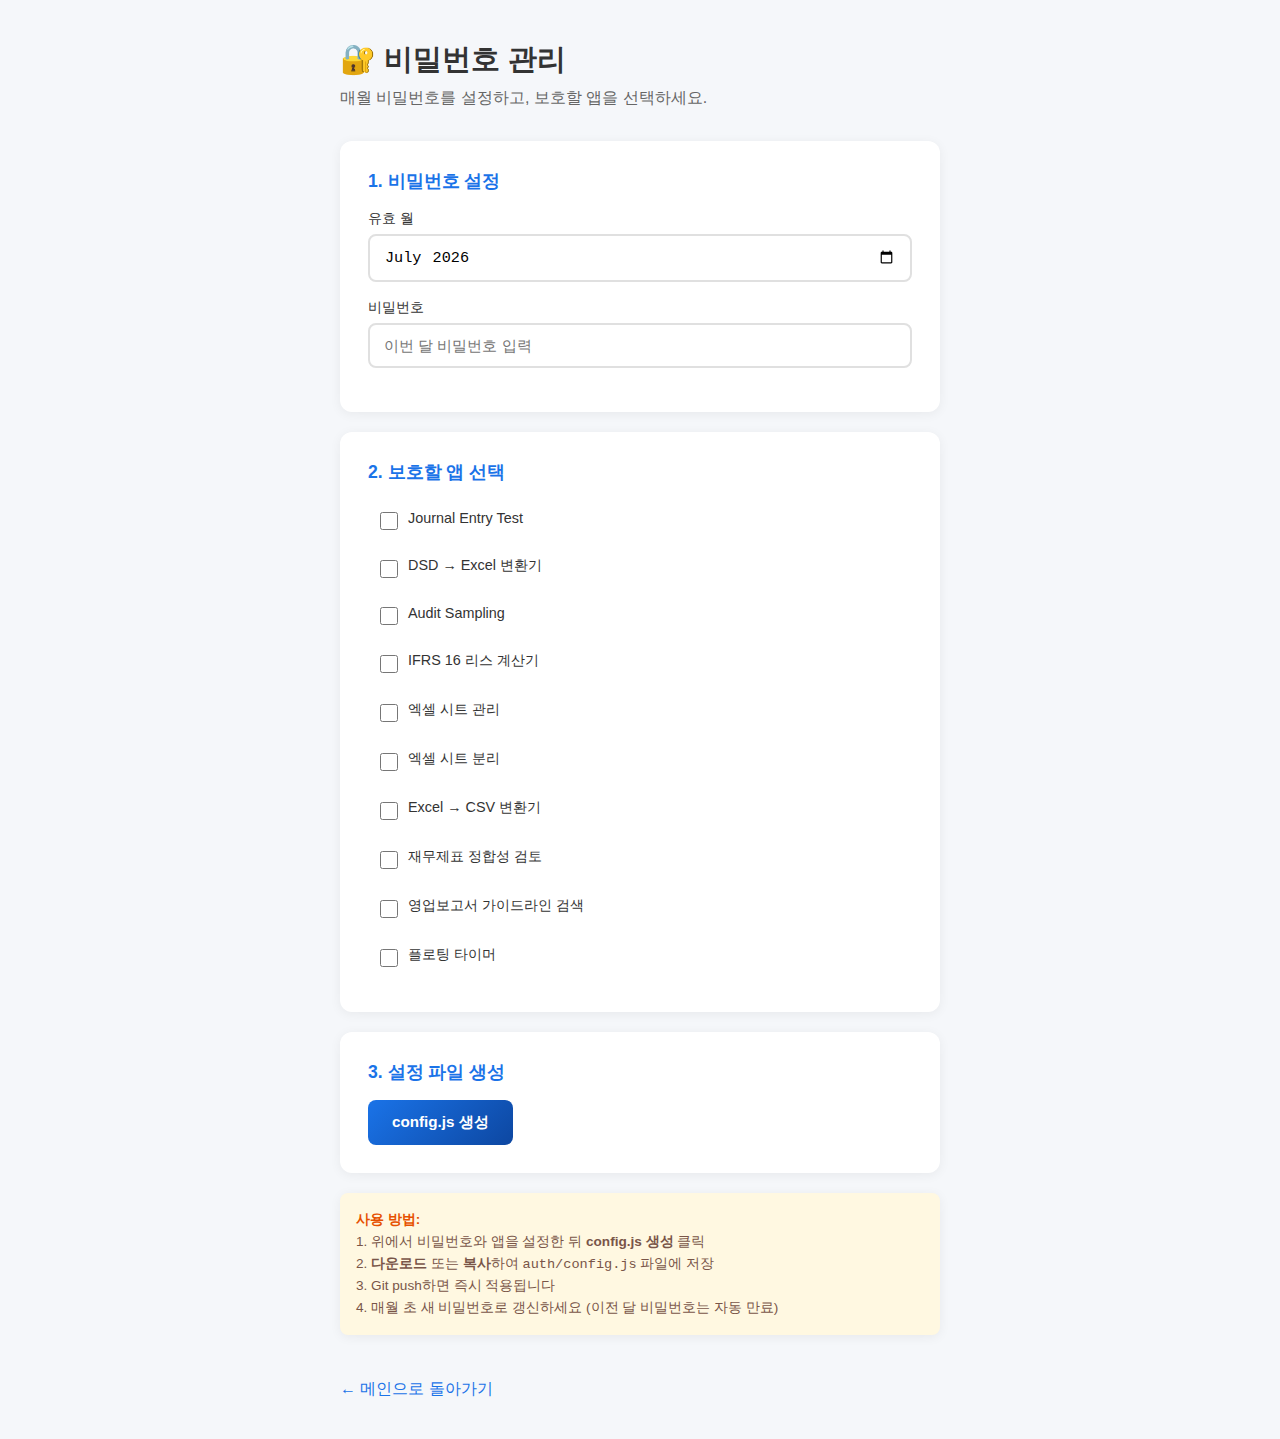
<file: auth/admin.html>
<!DOCTYPE html>
<html lang="ko">
<head>
    <meta charset="UTF-8">
    <meta name="viewport" content="width=device-width, initial-scale=1.0">
    <title>비밀번호 관리 - GrowMe Apps</title>
    <style>
        * { margin: 0; padding: 0; box-sizing: border-box; }
        body {
            font-family: 'Pretendard', -apple-system, BlinkMacSystemFont, sans-serif;
            background: #f5f7fa;
            color: #333;
            min-height: 100vh;
            padding: 40px 20px;
        }
        .container { max-width: 600px; margin: 0 auto; }
        h1 { font-size: 1.8rem; margin-bottom: 8px; }
        .desc { color: #666; margin-bottom: 32px; }
        .card {
            background: white;
            border-radius: 12px;
            padding: 28px;
            box-shadow: 0 2px 12px rgba(0,0,0,0.06);
            margin-bottom: 20px;
        }
        .card h2 { font-size: 1.1rem; margin-bottom: 16px; color: #1a73e8; }
        label { display: block; font-weight: 500; margin-bottom: 6px; font-size: 0.9rem; }
        input[type="text"], input[type="password"], input[type="month"] {
            width: 100%;
            padding: 12px 14px;
            border: 2px solid #e0e0e0;
            border-radius: 8px;
            font-size: 0.95rem;
            outline: none;
            margin-bottom: 16px;
            transition: border-color 0.2s;
        }
        input:focus { border-color: #1a73e8; }
        .app-list { list-style: none; }
        .app-list li {
            padding: 10px 12px;
            border-radius: 8px;
            margin-bottom: 4px;
            display: flex;
            align-items: center;
            gap: 10px;
            cursor: pointer;
        }
        .app-list li:hover { background: #f5f7fa; }
        .app-list input[type="checkbox"] {
            width: 18px; height: 18px;
            accent-color: #1a73e8;
        }
        .btn {
            display: inline-block;
            padding: 12px 24px;
            background: linear-gradient(135deg, #1a73e8, #0d47a1);
            color: white;
            border: none;
            border-radius: 8px;
            font-size: 0.95rem;
            font-weight: 600;
            cursor: pointer;
            transition: opacity 0.2s;
        }
        .btn:hover { opacity: 0.9; }
        .btn-secondary {
            background: #f5f7fa;
            color: #333;
            border: 1px solid #ddd;
        }
        .btn-secondary:hover { background: #e9ecef; }
        .output-area {
            background: #f8f9fa;
            border: 1px solid #e0e0e0;
            border-radius: 8px;
            padding: 16px;
            font-family: 'Consolas', 'Monaco', monospace;
            font-size: 0.82rem;
            white-space: pre-wrap;
            word-break: break-all;
            line-height: 1.6;
            max-height: 300px;
            overflow-y: auto;
            display: none;
            margin-top: 16px;
        }
        .btn-group { display: flex; gap: 8px; margin-top: 12px; }
        .success {
            color: #2e7d32;
            background: #e8f5e9;
            padding: 10px 14px;
            border-radius: 8px;
            font-size: 0.85rem;
            margin-top: 12px;
            display: none;
        }
        .instructions {
            background: #fff8e1;
            border-radius: 8px;
            padding: 16px;
            font-size: 0.85rem;
            line-height: 1.6;
            color: #795548;
        }
        .instructions strong { color: #e65100; }
        .back-link {
            display: inline-block;
            margin-top: 24px;
            color: #1a73e8;
            text-decoration: none;
        }
        .back-link:hover { text-decoration: underline; }
    </style>
</head>
<body>
    <div class="container">
        <h1>🔐 비밀번호 관리</h1>
        <p class="desc">매월 비밀번호를 설정하고, 보호할 앱을 선택하세요.</p>

        <div class="card">
            <h2>1. 비밀번호 설정</h2>
            <label>유효 월</label>
            <input type="month" id="valid-month">
            <label>비밀번호</label>
            <input type="text" id="password" placeholder="이번 달 비밀번호 입력">
        </div>

        <div class="card">
            <h2>2. 보호할 앱 선택</h2>
            <ul class="app-list" id="app-list"></ul>
        </div>

        <div class="card">
            <h2>3. 설정 파일 생성</h2>
            <button class="btn" onclick="generateConfig()">config.js 생성</button>
            <div id="output" class="output-area"></div>
            <div id="btn-group" class="btn-group" style="display:none;">
                <button class="btn btn-secondary" onclick="copyConfig()">📋 복사</button>
                <button class="btn btn-secondary" onclick="downloadConfig()">💾 다운로드</button>
            </div>
            <div id="success" class="success">✅ 클립보드에 복사되었습니다!</div>
        </div>

        <div class="card instructions">
            <strong>사용 방법:</strong><br>
            1. 위에서 비밀번호와 앱을 설정한 뒤 <b>config.js 생성</b> 클릭<br>
            2. <b>다운로드</b> 또는 <b>복사</b>하여 <code>auth/config.js</code> 파일에 저장<br>
            3. Git push하면 즉시 적용됩니다<br>
            4. 매월 초 새 비밀번호로 갱신하세요 (이전 달 비밀번호는 자동 만료)
        </div>

        <a href="/" class="back-link">← 메인으로 돌아가기</a>
    </div>

    <script>
        var availableApps = [
            { path: "/jet/", name: "Journal Entry Test" },
            { path: "/dsd-to-excel/", name: "DSD → Excel 변환기" },
            { path: "/audit-sampling/", name: "Audit Sampling" },
            { path: "/ifrs16-lease-calculator/", name: "IFRS 16 리스 계산기" },
            { path: "/excel-sheet-manager/", name: "엑셀 시트 관리" },
            { path: "/excel-sheet-split/", name: "엑셀 시트 분리" },
            { path: "/excel_to_csv/", name: "Excel → CSV 변환기" },
            { path: "/footing/", name: "재무제표 정합성 검토" },
            { path: "/guide/V2_0929_PDF/", name: "영업보고서 가이드라인 검색" },
            { path: "/floating-timer/", name: "플로팅 타이머" }
        ];

        // 유효 월 기본값: 이번 달
        var now = new Date();
        var monthInput = document.getElementById('valid-month');
        monthInput.value = now.getFullYear() + '-' + String(now.getMonth() + 1).padStart(2, '0');

        // 앱 목록 렌더링
        var appListEl = document.getElementById('app-list');
        availableApps.forEach(function(app) {
            var li = document.createElement('li');
            li.innerHTML = '<input type="checkbox" value="' + app.path + '" id="app-' + app.path + '">' +
                           '<label for="app-' + app.path + '">' + app.name + '</label>';
            li.onclick = function(e) {
                if (e.target.tagName !== 'INPUT') {
                    var cb = li.querySelector('input');
                    cb.checked = !cb.checked;
                }
            };
            appListEl.appendChild(li);
        });

        async function sha256(text) {
            var encoder = new TextEncoder();
            var data = encoder.encode(text);
            var hash = await crypto.subtle.digest('SHA-256', data);
            return Array.from(new Uint8Array(hash)).map(function(b) {
                return b.toString(16).padStart(2, '0');
            }).join('');
        }

        async function generateConfig() {
            var password = document.getElementById('password').value;
            var validMonth = document.getElementById('valid-month').value;

            if (!password) { alert('비밀번호를 입력하세요.'); return; }
            if (!validMonth) { alert('유효 월을 선택하세요.'); return; }

            var selectedApps = [];
            document.querySelectorAll('.app-list input:checked').forEach(function(cb) {
                selectedApps.push(cb.value);
            });
            if (selectedApps.length === 0) { alert('보호할 앱을 1개 이상 선택하세요.'); return; }

            var hash = await sha256(password);
            var appsStr = selectedApps.map(function(p) { return '        "' + p + '"'; }).join(',\n');

            var config = '// GrowMe Apps - 비밀번호 보호 설정\n' +
                '// ' + validMonth + ' 비밀번호 설정 (admin.html에서 생성)\n' +
                'window.AUTH_CONFIG = {\n' +
                '    passwordHash: "' + hash + '",\n' +
                '    validMonth: "' + validMonth + '",\n' +
                '    protectedApps: [\n' + appsStr + '\n    ]\n' +
                '};\n';

            var outputEl = document.getElementById('output');
            outputEl.textContent = config;
            outputEl.style.display = 'block';
            document.getElementById('btn-group').style.display = 'flex';

            // 전역에 저장 (복사/다운로드용)
            window._generatedConfig = config;
        }

        function copyConfig() {
            navigator.clipboard.writeText(window._generatedConfig).then(function() {
                var s = document.getElementById('success');
                s.style.display = 'block';
                setTimeout(function() { s.style.display = 'none'; }, 2000);
            });
        }

        function downloadConfig() {
            var blob = new Blob([window._generatedConfig], { type: 'text/javascript' });
            var url = URL.createObjectURL(blob);
            var a = document.createElement('a');
            a.href = url;
            a.download = 'config.js';
            a.click();
            URL.revokeObjectURL(url);
        }
    </script>
</body>
</html>
</file>
<file: dsd-to-excel/css/style.css>
/* ============================================================================
   DSD → Excel 변환기 - 스타일
   ============================================================================ */

* {
    margin: 0;
    padding: 0;
    box-sizing: border-box;
}

body {
    font-family: '맑은 고딕', 'Malgun Gothic', -apple-system, BlinkMacSystemFont, 'Segoe UI', sans-serif;
    background: #f5f7fa;
    color: #333;
    min-height: 100vh;
    display: flex;
    flex-direction: column;
    align-items: center;
}

/* Header */
.header {
    text-align: center;
    padding: 40px 20px 20px;
}

.header h1 {
    font-size: 28px;
    color: #1a365d;
    margin-bottom: 8px;
}

.header p {
    font-size: 14px;
    color: #718096;
}

/* Main Container */
.container {
    width: 100%;
    max-width: 640px;
    padding: 0 20px 40px;
}

/* Drop Zone */
.drop-zone {
    border: 2px dashed #cbd5e0;
    border-radius: 12px;
    padding: 48px 24px;
    text-align: center;
    background: #fff;
    cursor: pointer;
    transition: all 0.2s ease;
    position: relative;
}

.drop-zone:hover {
    border-color: #4299e1;
    background: #ebf8ff;
}

.drop-zone.dragover {
    border-color: #3182ce;
    background: #bee3f8;
    transform: scale(1.01);
}

.drop-zone.disabled {
    opacity: 0.5;
    pointer-events: none;
}

.drop-zone-icon {
    font-size: 48px;
    margin-bottom: 12px;
}

.drop-zone-text {
    font-size: 16px;
    color: #4a5568;
    margin-bottom: 8px;
}

.drop-zone-hint {
    font-size: 12px;
    color: #a0aec0;
}

.drop-zone input[type="file"] {
    display: none;
}

/* File Info */
.file-info {
    display: none;
    margin-top: 16px;
    padding: 12px 16px;
    background: #edf2f7;
    border-radius: 8px;
    font-size: 13px;
    color: #4a5568;
}

.file-info.visible {
    display: flex;
    align-items: center;
    justify-content: space-between;
}

.file-info .filename {
    font-weight: bold;
    color: #2d3748;
}

.file-info .filesize {
    color: #718096;
}

/* Progress */
.progress-area {
    display: none;
    margin-top: 20px;
}

.progress-area.visible {
    display: block;
}

.progress-bar-container {
    width: 100%;
    height: 6px;
    background: #e2e8f0;
    border-radius: 3px;
    overflow: hidden;
    margin-bottom: 12px;
}

.progress-bar {
    height: 100%;
    background: linear-gradient(90deg, #4299e1, #3182ce);
    border-radius: 3px;
    transition: width 0.3s ease;
    width: 0%;
}

.progress-bar.indeterminate {
    width: 30%;
    animation: indeterminate 1.5s infinite ease-in-out;
}

@keyframes indeterminate {
    0% { transform: translateX(-100%); }
    100% { transform: translateX(400%); }
}

.progress-text {
    font-size: 13px;
    color: #4a5568;
    text-align: center;
}

/* Result */
.result-area {
    display: none;
    margin-top: 20px;
    padding: 20px;
    border-radius: 12px;
    text-align: center;
}

.result-area.visible {
    display: block;
}

.result-area.success {
    background: #f0fff4;
    border: 1px solid #c6f6d5;
}

.result-area.error {
    background: #fff5f5;
    border: 1px solid #fed7d7;
}

.result-icon {
    font-size: 36px;
    margin-bottom: 8px;
}

.result-title {
    font-size: 16px;
    font-weight: bold;
    margin-bottom: 4px;
}

.result-area.success .result-title {
    color: #22543d;
}

.result-area.error .result-title {
    color: #9b2c2c;
}

.result-detail {
    font-size: 13px;
    color: #718096;
    margin-bottom: 16px;
}

.result-buttons {
    display: flex;
    gap: 10px;
    justify-content: center;
    flex-wrap: wrap;
}

.btn {
    padding: 10px 20px;
    border: none;
    border-radius: 8px;
    font-size: 14px;
    font-weight: 600;
    cursor: pointer;
    transition: all 0.2s ease;
}

.btn-primary {
    background: #3182ce;
    color: #fff;
}

.btn-primary:hover {
    background: #2b6cb0;
}

.btn-secondary {
    background: #edf2f7;
    color: #4a5568;
}

.btn-secondary:hover {
    background: #e2e8f0;
}

/* Sheet Summary */
.sheet-summary {
    margin-top: 12px;
    font-size: 12px;
    color: #a0aec0;
    max-height: 80px;
    overflow-y: auto;
    line-height: 1.6;
}

/* Footer */
.footer {
    margin-top: auto;
    padding: 20px;
    text-align: center;
    font-size: 12px;
    color: #a0aec0;
}

.footer a {
    color: #4299e1;
    text-decoration: none;
}

.footer a:hover {
    text-decoration: underline;
}

/* Responsive */
@media (max-width: 480px) {
    .header h1 {
        font-size: 22px;
    }

    .drop-zone {
        padding: 32px 16px;
    }

    .drop-zone-icon {
        font-size: 36px;
    }
}
</file>
<file: cf-reconciliation/_next/static/css/3ac0d9134d0942c2.css>
@font-face{font-family:__geistSans_512ff9;src:url(/cf-reconciliation/_next/static/media/4473ecc91f70f139-s.p.woff) format("woff");font-display:swap;font-weight:100 900}@font-face{font-family:__geistSans_Fallback_512ff9;src:local("Arial");ascent-override:85.83%;descent-override:20.52%;line-gap-override:9.33%;size-adjust:107.19%}.__className_512ff9{font-family:__geistSans_512ff9,__geistSans_Fallback_512ff9}.__variable_512ff9{--font-geist-sans:"__geistSans_512ff9","__geistSans_Fallback_512ff9"}@font-face{font-family:__geistMono_33d44e;src:url(/cf-reconciliation/_next/static/media/463dafcda517f24f-s.p.woff) format("woff");font-display:swap;font-weight:100 900}@font-face{font-family:__geistMono_Fallback_33d44e;src:local("Arial");ascent-override:69.97%;descent-override:16.73%;line-gap-override:7.61%;size-adjust:131.49%}.__className_33d44e{font-family:__geistMono_33d44e,__geistMono_Fallback_33d44e}.__variable_33d44e{--font-geist-mono:"__geistMono_33d44e","__geistMono_Fallback_33d44e"}*,:after,:before{--tw-border-spacing-x:0;--tw-border-spacing-y:0;--tw-translate-x:0;--tw-translate-y:0;--tw-rotate:0;--tw-skew-x:0;--tw-skew-y:0;--tw-scale-x:1;--tw-scale-y:1;--tw-pan-x: ;--tw-pan-y: ;--tw-pinch-zoom: ;--tw-scroll-snap-strictness:proximity;--tw-gradient-from-position: ;--tw-gradient-via-position: ;--tw-gradient-to-position: ;--tw-ordinal: ;--tw-slashed-zero: ;--tw-numeric-figure: ;--tw-numeric-spacing: ;--tw-numeric-fraction: ;--tw-ring-inset: ;--tw-ring-offset-width:0px;--tw-ring-offset-color:#fff;--tw-ring-color:rgba(59,130,246,.5);--tw-ring-offset-shadow:0 0 #0000;--tw-ring-shadow:0 0 #0000;--tw-shadow:0 0 #0000;--tw-shadow-colored:0 0 #0000;--tw-blur: ;--tw-brightness: ;--tw-contrast: ;--tw-grayscale: ;--tw-hue-rotate: ;--tw-invert: ;--tw-saturate: ;--tw-sepia: ;--tw-drop-shadow: ;--tw-backdrop-blur: ;--tw-backdrop-brightness: ;--tw-backdrop-contrast: ;--tw-backdrop-grayscale: ;--tw-backdrop-hue-rotate: ;--tw-backdrop-invert: ;--tw-backdrop-opacity: ;--tw-backdrop-saturate: ;--tw-backdrop-sepia: ;--tw-contain-size: ;--tw-contain-layout: ;--tw-contain-paint: ;--tw-contain-style: }::backdrop{--tw-border-spacing-x:0;--tw-border-spacing-y:0;--tw-translate-x:0;--tw-translate-y:0;--tw-rotate:0;--tw-skew-x:0;--tw-skew-y:0;--tw-scale-x:1;--tw-scale-y:1;--tw-pan-x: ;--tw-pan-y: ;--tw-pinch-zoom: ;--tw-scroll-snap-strictness:proximity;--tw-gradient-from-position: ;--tw-gradient-via-position: ;--tw-gradient-to-position: ;--tw-ordinal: ;--tw-slashed-zero: ;--tw-numeric-figure: ;--tw-numeric-spacing: ;--tw-numeric-fraction: ;--tw-ring-inset: ;--tw-ring-offset-width:0px;--tw-ring-offset-color:#fff;--tw-ring-color:rgba(59,130,246,.5);--tw-ring-offset-shadow:0 0 #0000;--tw-ring-shadow:0 0 #0000;--tw-shadow:0 0 #0000;--tw-shadow-colored:0 0 #0000;--tw-blur: ;--tw-brightness: ;--tw-contrast: ;--tw-grayscale: ;--tw-hue-rotate: ;--tw-invert: ;--tw-saturate: ;--tw-sepia: ;--tw-drop-shadow: ;--tw-backdrop-blur: ;--tw-backdrop-brightness: ;--tw-backdrop-contrast: ;--tw-backdrop-grayscale: ;--tw-backdrop-hue-rotate: ;--tw-backdrop-invert: ;--tw-backdrop-opacity: ;--tw-backdrop-saturate: ;--tw-backdrop-sepia: ;--tw-contain-size: ;--tw-contain-layout: ;--tw-contain-paint: ;--tw-contain-style: }/*
! tailwindcss v3.4.19 | MIT License | https://tailwindcss.com
*/*,:after,:before{box-sizing:border-box;border:0 solid #e5e7eb}:after,:before{--tw-content:""}:host,html{line-height:1.5;-webkit-text-size-adjust:100%;-moz-tab-size:4;tab-size:4;font-family:var(--font-geist-sans);font-feature-settings:normal;font-variation-settings:normal;-webkit-tap-highlight-color:transparent}body{margin:0;line-height:inherit}hr{height:0;color:inherit;border-top-width:1px}abbr:where([title]){text-decoration:underline dotted}h1,h2,h3,h4,h5,h6{font-size:inherit;font-weight:inherit}a{color:inherit;text-decoration:inherit}b,strong{font-weight:bolder}code,kbd,pre,samp{font-family:var(--font-geist-mono);font-feature-settings:normal;font-variation-settings:normal;font-size:1em}small{font-size:80%}sub,sup{font-size:75%;line-height:0;position:relative;vertical-align:baseline}sub{bottom:-.25em}sup{top:-.5em}table{text-indent:0;border-color:inherit;border-collapse:collapse}button,input,optgroup,select,textarea{font-family:inherit;font-feature-settings:inherit;font-variation-settings:inherit;font-size:100%;font-weight:inherit;line-height:inherit;letter-spacing:inherit;color:inherit;margin:0;padding:0}button,select{text-transform:none}button,input:where([type=button]),input:where([type=reset]),input:where([type=submit]){-webkit-appearance:button;background-color:transparent;background-image:none}:-moz-focusring{outline:auto}:-moz-ui-invalid{box-shadow:none}progress{vertical-align:baseline}::-webkit-inner-spin-button,::-webkit-outer-spin-button{height:auto}[type=search]{-webkit-appearance:textfield;outline-offset:-2px}::-webkit-search-decoration{-webkit-appearance:none}::-webkit-file-upload-button{-webkit-appearance:button;font:inherit}summary{display:list-item}blockquote,dd,dl,figure,h1,h2,h3,h4,h5,h6,hr,p,pre{margin:0}fieldset{margin:0}fieldset,legend{padding:0}menu,ol,ul{list-style:none;margin:0;padding:0}dialog{padding:0}textarea{resize:vertical}input::placeholder,textarea::placeholder{opacity:1;color:#9ca3af}[role=button],button{cursor:pointer}:disabled{cursor:default}audio,canvas,embed,iframe,img,object,svg,video{display:block;vertical-align:middle}img,video{max-width:100%;height:auto}[hidden]:where(:not([hidden=until-found])){display:none}:root{--background:210 20% 98%;--foreground:220 20% 14%;--card:0 0% 100%;--card-foreground:220 20% 14%;--popover:0 0% 100%;--popover-foreground:220 20% 14%;--primary:221 83% 53%;--primary-foreground:0 0% 100%;--secondary:214 32% 91%;--secondary-foreground:220 20% 14%;--muted:210 20% 96%;--muted-foreground:215 16% 47%;--accent:214 32% 91%;--accent-foreground:220 20% 14%;--destructive:0 84% 60%;--border:214 20% 90%;--input:214 20% 90%;--ring:221 83% 53%;--chart-1:221 83% 53%;--chart-2:250 60% 50%;--chart-3:197 71% 52%;--chart-4:168 60% 45%;--chart-5:280 55% 50%;--radius:0.75rem}*{border-color:hsl(var(--border))}body{background-color:hsl(var(--background));color:hsl(var(--foreground))}.sr-only{position:absolute;width:1px;height:1px;padding:0;margin:-1px;overflow:hidden;clip:rect(0,0,0,0);white-space:nowrap;border-width:0}.pointer-events-none{pointer-events:none}.fixed{position:fixed}.absolute{position:absolute}.relative{position:relative}.sticky{position:sticky}.inset-0{inset:0}.bottom-0{bottom:0}.left-0{left:0}.left-1\/2{left:50%}.right-0{right:0}.right-2{right:.5rem}.top-0{top:0}.top-1\/2{top:50%}.top-2{top:.5rem}.isolate{isolation:isolate}.z-10{z-index:10}.z-20{z-index:20}.z-30{z-index:30}.z-50{z-index:50}.col-start-2{grid-column-start:2}.row-span-2{grid-row:span 2/span 2}.row-start-1{grid-row-start:1}.-mx-1{margin-left:-.25rem;margin-right:-.25rem}.-mx-4{margin-left:-1rem;margin-right:-1rem}.my-1{margin-top:.25rem;margin-bottom:.25rem}.-mb-4{margin-bottom:-1rem}.mb-1{margin-bottom:.25rem}.mb-2{margin-bottom:.5rem}.mb-3{margin-bottom:.75rem}.mb-4{margin-bottom:1rem}.mb-5{margin-bottom:1.25rem}.mb-8{margin-bottom:2rem}.ml-1{margin-left:.25rem}.ml-auto{margin-left:auto}.mr-1{margin-right:.25rem}.mr-1\.5{margin-right:.375rem}.mt-3{margin-top:.75rem}.mt-4{margin-top:1rem}.block{display:block}.flex{display:flex}.inline-flex{display:inline-flex}.table{display:table}.table-caption{display:table-caption}.table-cell{display:table-cell}.table-row{display:table-row}.grid{display:grid}.hidden{display:none}.size-2\.5{width:.625rem;height:.625rem}.size-3{width:.75rem;height:.75rem}.size-3\.5{width:.875rem;height:.875rem}.size-4{width:1rem;height:1rem}.size-6{width:1.5rem;height:1.5rem}.size-7{width:1.75rem;height:1.75rem}.size-8{width:2rem;height:2rem}.size-9{width:2.25rem;height:2.25rem}.h-0\.5{height:.125rem}.h-1{height:.25rem}.h-10{height:2.5rem}.h-11{height:2.75rem}.h-14{height:3.5rem}.h-16{height:4rem}.h-3{height:.75rem}.h-3\.5{height:.875rem}.h-4{height:1rem}.h-5{height:1.25rem}.h-6{height:1.5rem}.h-7{height:1.75rem}.h-8{height:2rem}.h-9{height:2.25rem}.h-\[calc\(100\%-1px\)\]{height:calc(100% - 1px)}.h-full{height:100%}.h-px{height:1px}.h-screen{height:100vh}.max-h-\[400px\]{max-height:400px}.min-h-\[calc\(100vh-56px\)\]{min-height:calc(100vh - 56px)}.w-14{width:3.5rem}.w-16{width:4rem}.w-24{width:6rem}.w-28{width:7rem}.w-3{width:.75rem}.w-3\.5{width:.875rem}.w-32{width:8rem}.w-4{width:1rem}.w-5{width:1.25rem}.w-8{width:2rem}.w-80{width:20rem}.w-auto{width:auto}.w-fit{width:fit-content}.w-full{width:100%}.min-w-0{min-width:0}.min-w-32{min-width:8rem}.min-w-36{min-width:9rem}.min-w-\[96px\]{min-width:96px}.max-w-2xl{max-width:42rem}.max-w-\[calc\(100\%-2rem\)\]{max-width:calc(100% - 2rem)}.max-w-xs{max-width:20rem}.flex-1{flex:1 1 0%}.shrink-0{flex-shrink:0}.caption-bottom{caption-side:bottom}.-translate-x-1\/2{--tw-translate-x:-50%}.-translate-x-1\/2,.-translate-y-1\/2{transform:translate(var(--tw-translate-x),var(--tw-translate-y)) rotate(var(--tw-rotate)) skewX(var(--tw-skew-x)) skewY(var(--tw-skew-y)) scaleX(var(--tw-scale-x)) scaleY(var(--tw-scale-y))}.-translate-y-1\/2{--tw-translate-y:-50%}.translate-y-\[calc\(-50\%-2px\)\]{--tw-translate-y:calc(-50% - 2px)}.rotate-45,.translate-y-\[calc\(-50\%-2px\)\]{transform:translate(var(--tw-translate-x),var(--tw-translate-y)) rotate(var(--tw-rotate)) skewX(var(--tw-skew-x)) skewY(var(--tw-skew-y)) scaleX(var(--tw-scale-x)) scaleY(var(--tw-scale-y))}.rotate-45{--tw-rotate:45deg}.transform{transform:translate(var(--tw-translate-x),var(--tw-translate-y)) rotate(var(--tw-rotate)) skewX(var(--tw-skew-x)) skewY(var(--tw-skew-y)) scaleX(var(--tw-scale-x)) scaleY(var(--tw-scale-y))}@keyframes pulse{50%{opacity:.5}}.animate-pulse{animation:pulse 2s cubic-bezier(.4,0,.6,1) infinite}@keyframes spin{to{transform:rotate(1turn)}}.animate-spin{animation:spin 1s linear infinite}.cursor-default{cursor:default}.cursor-not-allowed{cursor:not-allowed}.cursor-pointer{cursor:pointer}.select-none{user-select:none}.scroll-my-1{scroll-margin-top:.25rem;scroll-margin-bottom:.25rem}.auto-rows-min{grid-auto-rows:min-content}.grid-cols-2{grid-template-columns:repeat(2,minmax(0,1fr))}.flex-col{flex-direction:column}.flex-col-reverse{flex-direction:column-reverse}.flex-wrap{flex-wrap:wrap}.items-start{align-items:flex-start}.items-end{align-items:flex-end}.items-center{align-items:center}.justify-end{justify-content:flex-end}.justify-center{justify-content:center}.justify-between{justify-content:space-between}.gap-1{gap:.25rem}.gap-1\.5{gap:.375rem}.gap-2{gap:.5rem}.gap-3{gap:.75rem}.gap-4{gap:1rem}.space-y-2>:not([hidden])~:not([hidden]){--tw-space-y-reverse:0;margin-top:calc(.5rem * calc(1 - var(--tw-space-y-reverse)));margin-bottom:calc(.5rem * var(--tw-space-y-reverse))}.space-y-3>:not([hidden])~:not([hidden]){--tw-space-y-reverse:0;margin-top:calc(.75rem * calc(1 - var(--tw-space-y-reverse)));margin-bottom:calc(.75rem * var(--tw-space-y-reverse))}.space-y-4>:not([hidden])~:not([hidden]){--tw-space-y-reverse:0;margin-top:calc(1rem * calc(1 - var(--tw-space-y-reverse)));margin-bottom:calc(1rem * var(--tw-space-y-reverse))}.self-start{align-self:flex-start}.justify-self-end{justify-self:end}.overflow-auto{overflow:auto}.overflow-hidden{overflow:hidden}.overflow-x-auto{overflow-x:auto}.overflow-y-auto{overflow-y:auto}.overflow-x-hidden{overflow-x:hidden}.truncate{overflow:hidden;text-overflow:ellipsis}.truncate,.whitespace-nowrap{white-space:nowrap}.rounded{border-radius:.25rem}.rounded-2xl{border-radius:1rem}.rounded-\[2px\]{border-radius:2px}.rounded-\[min\(var\(--radius-md\)\2c 10px\)\]{border-radius:min(var(--radius-md),10px)}.rounded-\[min\(var\(--radius-md\)\2c 12px\)\]{border-radius:min(var(--radius-md),12px)}.rounded-full{border-radius:9999px}.rounded-lg{border-radius:var(--radius)}.rounded-md{border-radius:calc(var(--radius) - 2px)}.rounded-xl{border-radius:.75rem}.rounded-b-xl{border-bottom-right-radius:.75rem;border-bottom-left-radius:.75rem}.rounded-t-xl{border-top-left-radius:.75rem;border-top-right-radius:.75rem}.border{border-width:1px}.border-2{border-width:2px}.border-b{border-bottom-width:1px}.border-l{border-left-width:1px}.border-r{border-right-width:1px}.border-t{border-top-width:1px}.border-dashed{border-style:dashed}.border-blue-100{--tw-border-opacity:1;border-color:rgb(219 234 254/var(--tw-border-opacity,1))}.border-blue-200{--tw-border-opacity:1;border-color:rgb(191 219 254/var(--tw-border-opacity,1))}.border-blue-500{--tw-border-opacity:1;border-color:rgb(59 130 246/var(--tw-border-opacity,1))}.border-border{border-color:hsl(var(--border))}.border-emerald-200{--tw-border-opacity:1;border-color:rgb(167 243 208/var(--tw-border-opacity,1))}.border-input{border-color:hsl(var(--input))}.border-transparent{border-color:transparent}.bg-background{background-color:hsl(var(--background))}.bg-black\/10{background-color:rgba(0,0,0,.1)}.bg-blue-100{--tw-bg-opacity:1;background-color:rgb(219 234 254/var(--tw-bg-opacity,1))}.bg-blue-100\/50{background-color:rgba(219,234,254,.5)}.bg-blue-200{--tw-bg-opacity:1;background-color:rgb(191 219 254/var(--tw-bg-opacity,1))}.bg-blue-50{--tw-bg-opacity:1;background-color:rgb(239 246 255/var(--tw-bg-opacity,1))}.bg-blue-50\/30{background-color:rgba(239,246,255,.3)}.bg-blue-50\/50{background-color:rgba(239,246,255,.5)}.bg-blue-50\/80{background-color:rgba(239,246,255,.8)}.bg-border{background-color:hsl(var(--border))}.bg-card{background-color:hsl(var(--card))}.bg-destructive\/10{background-color:hsl(var(--destructive)/.1)}.bg-emerald-100{--tw-bg-opacity:1;background-color:rgb(209 250 229/var(--tw-bg-opacity,1))}.bg-emerald-50{--tw-bg-opacity:1;background-color:rgb(236 253 245/var(--tw-bg-opacity,1))}.bg-foreground{background-color:hsl(var(--foreground))}.bg-green-50{--tw-bg-opacity:1;background-color:rgb(240 253 244/var(--tw-bg-opacity,1))}.bg-muted{background-color:hsl(var(--muted))}.bg-muted\/30{background-color:hsl(var(--muted)/.3)}.bg-muted\/50{background-color:hsl(var(--muted)/.5)}.bg-popover{background-color:hsl(var(--popover))}.bg-primary{background-color:hsl(var(--primary))}.bg-red-50{--tw-bg-opacity:1;background-color:rgb(254 242 242/var(--tw-bg-opacity,1))}.bg-secondary{background-color:hsl(var(--secondary))}.bg-transparent{background-color:transparent}.bg-white{--tw-bg-opacity:1;background-color:rgb(255 255 255/var(--tw-bg-opacity,1))}.bg-gradient-to-br{background-image:linear-gradient(to bottom right,var(--tw-gradient-stops))}.bg-gradient-to-r{background-image:linear-gradient(to right,var(--tw-gradient-stops))}.from-blue-100{--tw-gradient-from:#dbeafe var(--tw-gradient-from-position);--tw-gradient-to:rgba(219,234,254,0) var(--tw-gradient-to-position);--tw-gradient-stops:var(--tw-gradient-from),var(--tw-gradient-to)}.from-blue-500{--tw-gradient-from:#3b82f6 var(--tw-gradient-from-position);--tw-gradient-to:rgba(59,130,246,0) var(--tw-gradient-to-position);--tw-gradient-stops:var(--tw-gradient-from),var(--tw-gradient-to)}.from-blue-600{--tw-gradient-from:#2563eb var(--tw-gradient-from-position);--tw-gradient-to:rgba(37,99,235,0) var(--tw-gradient-to-position);--tw-gradient-stops:var(--tw-gradient-from),var(--tw-gradient-to)}.from-emerald-400{--tw-gradient-from:#34d399 var(--tw-gradient-from-position);--tw-gradient-to:rgba(52,211,153,0) var(--tw-gradient-to-position);--tw-gradient-stops:var(--tw-gradient-from),var(--tw-gradient-to)}.to-emerald-500{--tw-gradient-to:#10b981 var(--tw-gradient-to-position)}.to-emerald-600{--tw-gradient-to:#059669 var(--tw-gradient-to-position)}.to-indigo-100{--tw-gradient-to:#e0e7ff var(--tw-gradient-to-position)}.to-indigo-600{--tw-gradient-to:#4f46e5 var(--tw-gradient-to-position)}.bg-clip-padding{background-clip:padding-box}.bg-clip-text{background-clip:text}.fill-foreground{fill:hsl(var(--foreground))}.p-1{padding:.25rem}.p-16{padding:4rem}.p-2{padding:.5rem}.p-3{padding:.75rem}.p-4{padding:1rem}.p-8{padding:2rem}.p-\[3px\]{padding:3px}.px-1{padding-left:.25rem;padding-right:.25rem}.px-1\.5{padding-left:.375rem;padding-right:.375rem}.px-2{padding-left:.5rem;padding-right:.5rem}.px-2\.5{padding-left:.625rem;padding-right:.625rem}.px-3{padding-left:.75rem;padding-right:.75rem}.px-4{padding-left:1rem;padding-right:1rem}.px-5{padding-left:1.25rem;padding-right:1.25rem}.py-0\.5{padding-top:.125rem;padding-bottom:.125rem}.py-1{padding-top:.25rem;padding-bottom:.25rem}.py-1\.5{padding-top:.375rem;padding-bottom:.375rem}.py-16{padding-top:4rem;padding-bottom:4rem}.py-2{padding-top:.5rem;padding-bottom:.5rem}.py-4{padding-top:1rem;padding-bottom:1rem}.pb-1\.5{padding-bottom:.375rem}.pb-2{padding-bottom:.5rem}.pl-1\.5{padding-left:.375rem}.pl-2\.5{padding-left:.625rem}.pr-2{padding-right:.5rem}.pr-8{padding-right:2rem}.pt-0{padding-top:0}.text-left{text-align:left}.text-center{text-align:center}.text-right{text-align:right}.align-middle{vertical-align:middle}.font-mono{font-family:var(--font-geist-mono)}.font-sans{font-family:var(--font-geist-sans)}.text-3xl{font-size:1.875rem;line-height:2.25rem}.text-\[0\.8rem\]{font-size:.8rem}.text-\[10px\]{font-size:10px}.text-base{font-size:1rem;line-height:1.5rem}.text-sm{font-size:.875rem;line-height:1.25rem}.text-xs{font-size:.75rem;line-height:1rem}.font-bold{font-weight:700}.font-medium{font-weight:500}.font-semibold{font-weight:600}.uppercase{text-transform:uppercase}.tabular-nums{--tw-numeric-spacing:tabular-nums;font-variant-numeric:var(--tw-ordinal) var(--tw-slashed-zero) var(--tw-numeric-figure) var(--tw-numeric-spacing) var(--tw-numeric-fraction)}.leading-none{line-height:1}.leading-snug{line-height:1.375}.tracking-wider{letter-spacing:.05em}.tracking-widest{letter-spacing:.1em}.text-background{color:hsl(var(--background))}.text-blue-300{--tw-text-opacity:1;color:rgb(147 197 253/var(--tw-text-opacity,1))}.text-blue-400{--tw-text-opacity:1;color:rgb(96 165 250/var(--tw-text-opacity,1))}.text-blue-500{--tw-text-opacity:1;color:rgb(59 130 246/var(--tw-text-opacity,1))}.text-blue-600{--tw-text-opacity:1;color:rgb(37 99 235/var(--tw-text-opacity,1))}.text-blue-700{--tw-text-opacity:1;color:rgb(29 78 216/var(--tw-text-opacity,1))}.text-card-foreground{color:hsl(var(--card-foreground))}.text-destructive{color:hsl(var(--destructive))}.text-emerald-700{--tw-text-opacity:1;color:rgb(4 120 87/var(--tw-text-opacity,1))}.text-foreground{color:hsl(var(--foreground))}.text-foreground\/60{color:hsl(var(--foreground)/.6)}.text-foreground\/80{color:hsl(var(--foreground)/.8)}.text-green-600{--tw-text-opacity:1;color:rgb(22 163 74/var(--tw-text-opacity,1))}.text-muted-foreground{color:hsl(var(--muted-foreground))}.text-orange-600{--tw-text-opacity:1;color:rgb(234 88 12/var(--tw-text-opacity,1))}.text-popover-foreground{color:hsl(var(--popover-foreground))}.text-primary{color:hsl(var(--primary))}.text-primary-foreground{color:hsl(var(--primary-foreground))}.text-red-600{--tw-text-opacity:1;color:rgb(220 38 38/var(--tw-text-opacity,1))}.text-secondary-foreground{color:hsl(var(--secondary-foreground))}.text-transparent{color:transparent}.text-white{--tw-text-opacity:1;color:rgb(255 255 255/var(--tw-text-opacity,1))}.underline-offset-4{text-underline-offset:4px}.antialiased{-webkit-font-smoothing:antialiased;-moz-osx-font-smoothing:grayscale}.opacity-40{opacity:.4}.shadow-lg{--tw-shadow:0 10px 15px -3px rgba(0,0,0,.1),0 4px 6px -4px rgba(0,0,0,.1);--tw-shadow-colored:0 10px 15px -3px var(--tw-shadow-color),0 4px 6px -4px var(--tw-shadow-color)}.shadow-lg,.shadow-md{box-shadow:var(--tw-ring-offset-shadow,0 0 #0000),var(--tw-ring-shadow,0 0 #0000),var(--tw-shadow)}.shadow-md{--tw-shadow:0 4px 6px -1px rgba(0,0,0,.1),0 2px 4px -2px rgba(0,0,0,.1);--tw-shadow-colored:0 4px 6px -1px var(--tw-shadow-color),0 2px 4px -2px var(--tw-shadow-color)}.shadow-sm{--tw-shadow:0 1px 2px 0 rgba(0,0,0,.05);--tw-shadow-colored:0 1px 2px 0 var(--tw-shadow-color);box-shadow:var(--tw-ring-offset-shadow,0 0 #0000),var(--tw-ring-shadow,0 0 #0000),var(--tw-shadow)}.shadow-blue-100{--tw-shadow-color:#dbeafe;--tw-shadow:var(--tw-shadow-colored)}.shadow-blue-200{--tw-shadow-color:#bfdbfe;--tw-shadow:var(--tw-shadow-colored)}.outline-none{outline:2px solid transparent;outline-offset:2px}.outline{outline-style:solid}.ring-1{--tw-ring-offset-shadow:var(--tw-ring-inset) 0 0 0 var(--tw-ring-offset-width) var(--tw-ring-offset-color);--tw-ring-shadow:var(--tw-ring-inset) 0 0 0 calc(1px + var(--tw-ring-offset-width)) var(--tw-ring-color)}.ring-1,.ring-2{box-shadow:var(--tw-ring-offset-shadow),var(--tw-ring-shadow),var(--tw-shadow,0 0 #0000)}.ring-2{--tw-ring-offset-shadow:var(--tw-ring-inset) 0 0 0 var(--tw-ring-offset-width) var(--tw-ring-offset-color);--tw-ring-shadow:var(--tw-ring-inset) 0 0 0 calc(2px + var(--tw-ring-offset-width)) var(--tw-ring-color)}.ring-inset{--tw-ring-inset:inset}.ring-blue-500{--tw-ring-opacity:1;--tw-ring-color:rgb(59 130 246/var(--tw-ring-opacity,1))}.ring-foreground\/10{--tw-ring-color:hsl(var(--foreground)/0.1)}.filter{filter:var(--tw-blur) var(--tw-brightness) var(--tw-contrast) var(--tw-grayscale) var(--tw-hue-rotate) var(--tw-invert) var(--tw-saturate) var(--tw-sepia) var(--tw-drop-shadow)}.transition-all{transition-property:all;transition-timing-function:cubic-bezier(.4,0,.2,1);transition-duration:.15s}.transition-colors{transition-property:color,background-color,border-color,text-decoration-color,fill,stroke;transition-timing-function:cubic-bezier(.4,0,.2,1);transition-duration:.15s}.duration-100{transition-duration:.1s}.duration-200{transition-duration:.2s}.file\:inline-flex::file-selector-button{display:inline-flex}.file\:h-6::file-selector-button{height:1.5rem}.file\:border-0::file-selector-button{border-width:0}.file\:bg-transparent::file-selector-button{background-color:transparent}.file\:text-sm::file-selector-button{font-size:.875rem;line-height:1.25rem}.file\:font-medium::file-selector-button{font-weight:500}.file\:text-foreground::file-selector-button{color:hsl(var(--foreground))}.placeholder\:text-muted-foreground::placeholder{color:hsl(var(--muted-foreground))}.after\:absolute:after{content:var(--tw-content);position:absolute}.after\:bg-foreground:after{content:var(--tw-content);background-color:hsl(var(--foreground))}.after\:opacity-0:after{content:var(--tw-content);opacity:0}.after\:transition-opacity:after{content:var(--tw-content);transition-property:opacity;transition-timing-function:cubic-bezier(.4,0,.2,1);transition-duration:.15s}.hover\:border-blue-200:hover{--tw-border-opacity:1;border-color:rgb(191 219 254/var(--tw-border-opacity,1))}.hover\:border-blue-300:hover{--tw-border-opacity:1;border-color:rgb(147 197 253/var(--tw-border-opacity,1))}.hover\:bg-blue-50:hover{--tw-bg-opacity:1;background-color:rgb(239 246 255/var(--tw-bg-opacity,1))}.hover\:bg-blue-50\/50:hover{background-color:rgba(239,246,255,.5)}.hover\:bg-destructive\/20:hover{background-color:hsl(var(--destructive)/.2)}.hover\:bg-emerald-100:hover{--tw-bg-opacity:1;background-color:rgb(209 250 229/var(--tw-bg-opacity,1))}.hover\:bg-muted:hover{background-color:hsl(var(--muted))}.hover\:bg-muted\/20:hover{background-color:hsl(var(--muted)/.2)}.hover\:bg-muted\/50:hover{background-color:hsl(var(--muted)/.5)}.hover\:bg-secondary\/80:hover{background-color:hsl(var(--secondary)/.8)}.hover\:from-blue-700:hover{--tw-gradient-from:#1d4ed8 var(--tw-gradient-from-position);--tw-gradient-to:rgba(29,78,216,0) var(--tw-gradient-to-position);--tw-gradient-stops:var(--tw-gradient-from),var(--tw-gradient-to)}.hover\:to-indigo-700:hover{--tw-gradient-to:#4338ca var(--tw-gradient-to-position)}.hover\:text-foreground:hover{color:hsl(var(--foreground))}.hover\:text-muted-foreground:hover{color:hsl(var(--muted-foreground))}.hover\:text-red-500:hover{--tw-text-opacity:1;color:rgb(239 68 68/var(--tw-text-opacity,1))}.hover\:underline:hover{text-decoration-line:underline}.hover\:opacity-100:hover{opacity:1}.hover\:shadow-md:hover{--tw-shadow:0 4px 6px -1px rgba(0,0,0,.1),0 2px 4px -2px rgba(0,0,0,.1);--tw-shadow-colored:0 4px 6px -1px var(--tw-shadow-color),0 2px 4px -2px var(--tw-shadow-color);box-shadow:var(--tw-ring-offset-shadow,0 0 #0000),var(--tw-ring-shadow,0 0 #0000),var(--tw-shadow)}.focus\:bg-accent:focus{background-color:hsl(var(--accent))}.focus\:text-accent-foreground:focus{color:hsl(var(--accent-foreground))}.focus-visible\:border-destructive\/40:focus-visible{border-color:hsl(var(--destructive)/.4)}.focus-visible\:border-ring:focus-visible{border-color:hsl(var(--ring))}.focus-visible\:outline-1:focus-visible{outline-width:1px}.focus-visible\:outline-ring:focus-visible{outline-color:hsl(var(--ring))}.focus-visible\:ring-\[3px\]:focus-visible{--tw-ring-offset-shadow:var(--tw-ring-inset) 0 0 0 var(--tw-ring-offset-width) var(--tw-ring-offset-color);--tw-ring-shadow:var(--tw-ring-inset) 0 0 0 calc(3px + var(--tw-ring-offset-width)) var(--tw-ring-color);box-shadow:var(--tw-ring-offset-shadow),var(--tw-ring-shadow),var(--tw-shadow,0 0 #0000)}.focus-visible\:ring-destructive\/20:focus-visible{--tw-ring-color:hsl(var(--destructive)/0.2)}.focus-visible\:ring-ring\/50:focus-visible{--tw-ring-color:hsl(var(--ring)/0.5)}.active\:translate-y-px:active{--tw-translate-y:1px;transform:translate(var(--tw-translate-x),var(--tw-translate-y)) rotate(var(--tw-rotate)) skewX(var(--tw-skew-x)) skewY(var(--tw-skew-y)) scaleX(var(--tw-scale-x)) scaleY(var(--tw-scale-y))}.disabled\:pointer-events-none:disabled{pointer-events:none}.disabled\:cursor-not-allowed:disabled{cursor:not-allowed}.disabled\:bg-input\/50:disabled{background-color:hsl(var(--input)/.5)}.disabled\:opacity-50:disabled{opacity:.5}.group\/dropdown-menu-item:focus .group-focus\/dropdown-menu-item\:text-accent-foreground{color:hsl(var(--accent-foreground))}.has-\[\>img\:first-child\]\:pt-0:has(>img:first-child){padding-top:0}.aria-disabled\:pointer-events-none[aria-disabled=true]{pointer-events:none}.aria-disabled\:opacity-50[aria-disabled=true]{opacity:.5}.aria-expanded\:bg-muted[aria-expanded=true]{background-color:hsl(var(--muted))}.aria-expanded\:bg-secondary[aria-expanded=true]{background-color:hsl(var(--secondary))}.aria-expanded\:text-foreground[aria-expanded=true]{color:hsl(var(--foreground))}.aria-expanded\:text-secondary-foreground[aria-expanded=true]{color:hsl(var(--secondary-foreground))}.data-\[side\=bottom\]\:top-1[data-side=bottom]{top:.25rem}.data-\[side\=inline-end\]\:-left-1[data-side=inline-end]{left:-.25rem}.data-\[side\=inline-start\]\:-right-1[data-side=inline-start],.data-\[side\=left\]\:-right-1[data-side=left]{right:-.25rem}.data-\[side\=right\]\:-left-1[data-side=right]{left:-.25rem}.data-\[side\=top\]\:-bottom-2\.5[data-side=top]{bottom:-.625rem}.data-\[size\=default\]\:h-8[data-size=default]{height:2rem}.data-\[size\=sm\]\:h-7[data-size=sm]{height:1.75rem}.data-\[side\=inline-end\]\:-translate-y-1\/2[data-side=inline-end],.data-\[side\=inline-start\]\:-translate-y-1\/2[data-side=inline-start],.data-\[side\=left\]\:-translate-y-1\/2[data-side=left],.data-\[side\=right\]\:-translate-y-1\/2[data-side=right]{--tw-translate-y:-50%;transform:translate(var(--tw-translate-x),var(--tw-translate-y)) rotate(var(--tw-rotate)) skewX(var(--tw-skew-x)) skewY(var(--tw-skew-y)) scaleX(var(--tw-scale-x)) scaleY(var(--tw-scale-y))}.data-\[align-trigger\=true\]\:animate-none[data-align-trigger=true]{animation:none}.data-\[size\=sm\]\:gap-3[data-size=sm]{gap:.75rem}.data-\[size\=sm\]\:rounded-\[min\(var\(--radius-md\)\2c 10px\)\][data-size=sm]{border-radius:min(var(--radius-md),10px)}.data-\[variant\=line\]\:rounded-none[data-variant=line]{border-radius:0}.data-\[state\=selected\]\:bg-muted[data-state=selected]{background-color:hsl(var(--muted))}.data-\[size\=sm\]\:py-3[data-size=sm]{padding-top:.75rem;padding-bottom:.75rem}.data-\[variant\=destructive\]\:text-destructive[data-variant=destructive]{color:hsl(var(--destructive))}.\*\:data-\[slot\=select-value\]\:line-clamp-1[data-slot=select-value]>*{overflow:hidden;display:-webkit-box;-webkit-box-orient:vertical;-webkit-line-clamp:1}.\*\:data-\[slot\=select-value\]\:flex[data-slot=select-value]>*{display:flex}.\*\:data-\[slot\=select-value\]\:items-center[data-slot=select-value]>*{align-items:center}.\*\:data-\[slot\=select-value\]\:gap-1\.5[data-slot=select-value]>*{gap:.375rem}.data-\[variant\=destructive\]\:focus\:bg-destructive\/10:focus[data-variant=destructive]{background-color:hsl(var(--destructive)/.1)}.data-\[variant\=destructive\]\:focus\:text-destructive:focus[data-variant=destructive]{color:hsl(var(--destructive))}.group\/tabs-list[data-variant=line] .group-data-\[variant\=line\]\/tabs-list\:bg-transparent{background-color:transparent}.group\/card[data-size=sm] .group-data-\[size\=sm\]\/card\:p-3{padding:.75rem}.group\/card[data-size=sm] .group-data-\[size\=sm\]\/card\:px-3{padding-left:.75rem;padding-right:.75rem}.group\/card[data-size=sm] .group-data-\[size\=sm\]\/card\:text-sm{font-size:.875rem;line-height:1.25rem}.dark\:border-input:is(.dark *){border-color:hsl(var(--input))}.dark\:bg-destructive\/20:is(.dark *){background-color:hsl(var(--destructive)/.2)}.dark\:bg-input\/30:is(.dark *){background-color:hsl(var(--input)/.3)}.dark\:text-muted-foreground:is(.dark *){color:hsl(var(--muted-foreground))}.dark\:hover\:bg-destructive\/30:hover:is(.dark *){background-color:hsl(var(--destructive)/.3)}.dark\:hover\:bg-input\/50:hover:is(.dark *){background-color:hsl(var(--input)/.5)}.dark\:hover\:bg-muted\/50:hover:is(.dark *){background-color:hsl(var(--muted)/.5)}.dark\:hover\:text-foreground:hover:is(.dark *){color:hsl(var(--foreground))}.dark\:focus-visible\:ring-destructive\/40:focus-visible:is(.dark *){--tw-ring-color:hsl(var(--destructive)/0.4)}.dark\:disabled\:bg-input\/80:disabled:is(.dark *){background-color:hsl(var(--input)/.8)}.dark\:data-\[variant\=destructive\]\:focus\:bg-destructive\/20:focus[data-variant=destructive]:is(.dark *){background-color:hsl(var(--destructive)/.2)}@media (min-width:640px){.sm\:max-w-md{max-width:28rem}.sm\:max-w-sm{max-width:24rem}.sm\:flex-row{flex-direction:row}.sm\:justify-end{justify-content:flex-end}}@media (min-width:768px){.md\:grid-cols-6{grid-template-columns:repeat(6,minmax(0,1fr))}.md\:text-sm{font-size:.875rem;line-height:1.25rem}}.\[\&\:has\(\[role\=checkbox\]\)\]\:pr-0:has([role=checkbox]){padding-right:0}.\[\&\>svg\]\:pointer-events-none>svg{pointer-events:none}.\[\&\>tr\]\:last\:border-b-0:last-child>tr{border-bottom-width:0}.\[\&_svg\:not\(\[class\*\=\'size-\'\]\)\]\:size-3 svg:not([class*=size-]){width:.75rem;height:.75rem}.\[\&_svg\:not\(\[class\*\=\'size-\'\]\)\]\:size-3\.5 svg:not([class*=size-]){width:.875rem;height:.875rem}.\[\&_svg\:not\(\[class\*\=\'size-\'\]\)\]\:size-4 svg:not([class*=size-]){width:1rem;height:1rem}.\[\&_svg\]\:pointer-events-none svg{pointer-events:none}.\[\&_svg\]\:shrink-0 svg{flex-shrink:0}.\[\&_tr\:last-child\]\:border-0 tr:last-child{border-width:0}.\[\&_tr\]\:border-b tr{border-bottom-width:1px}
</file>
